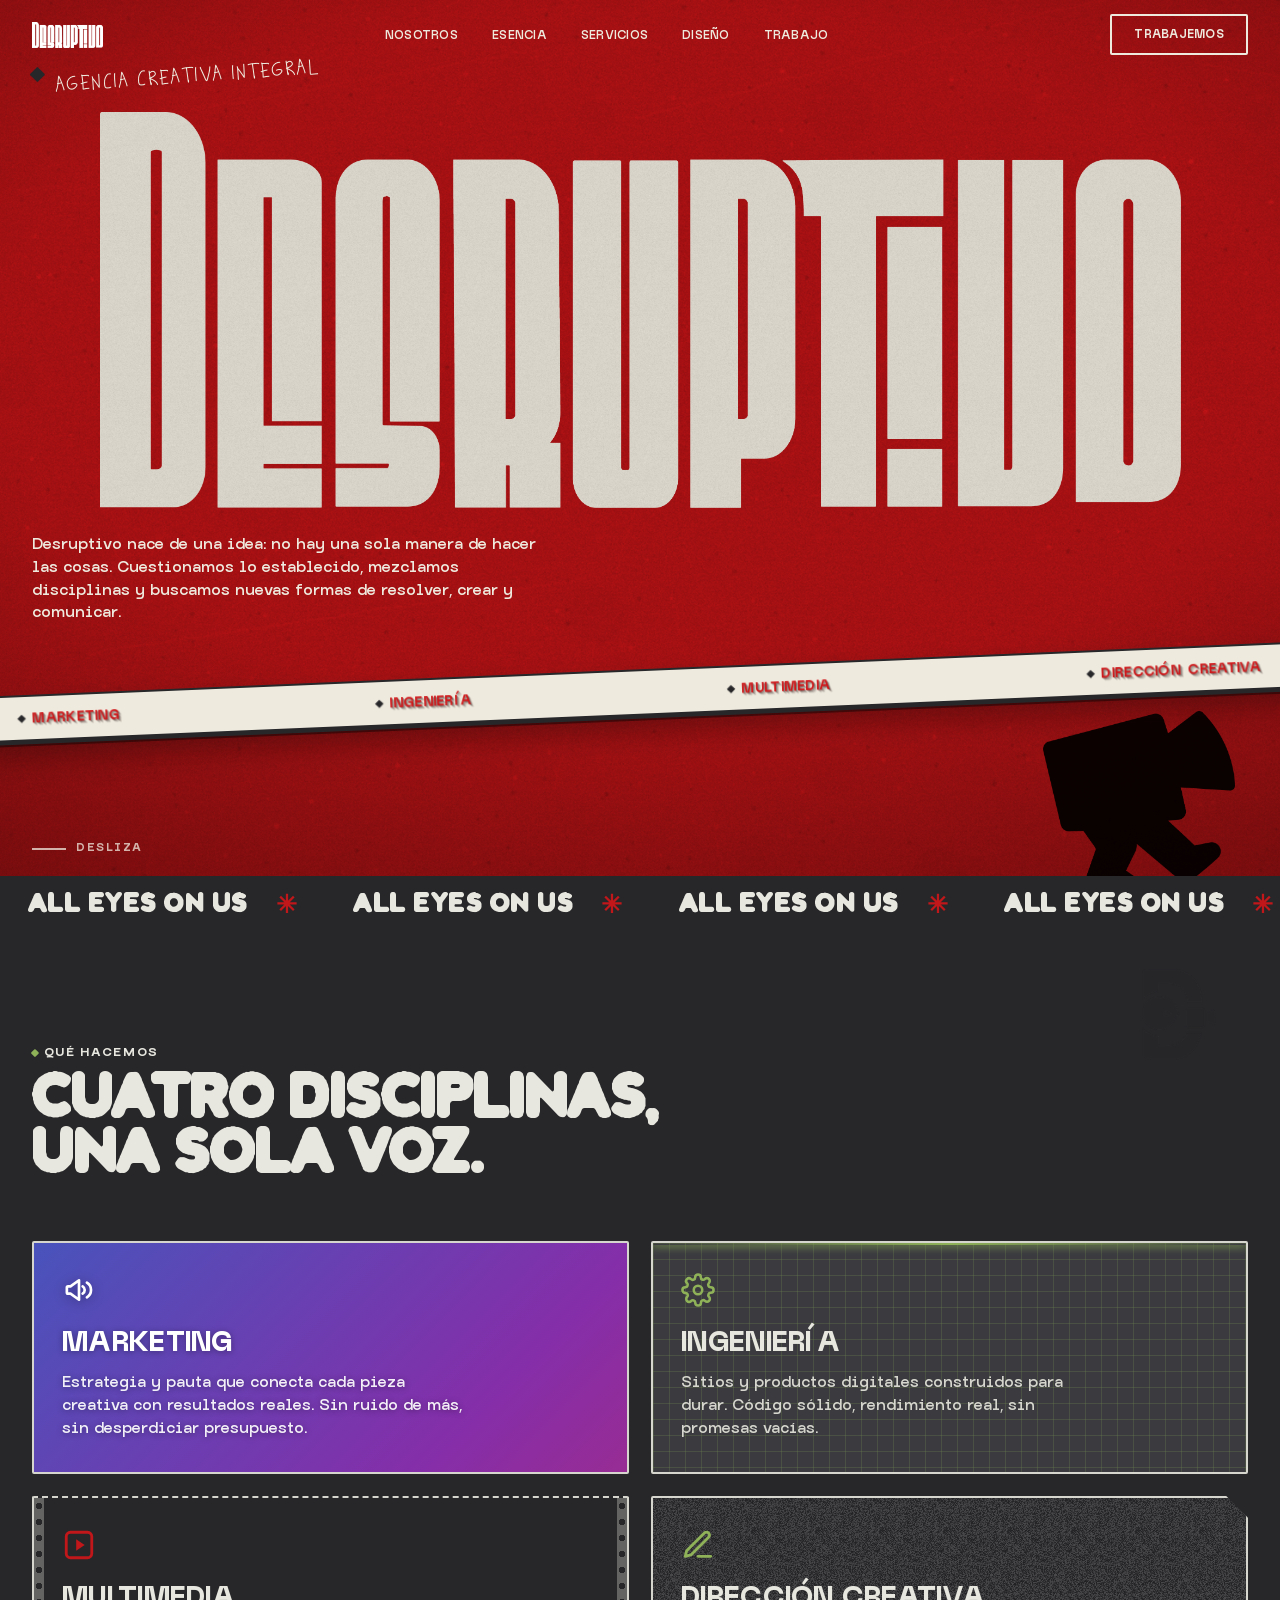
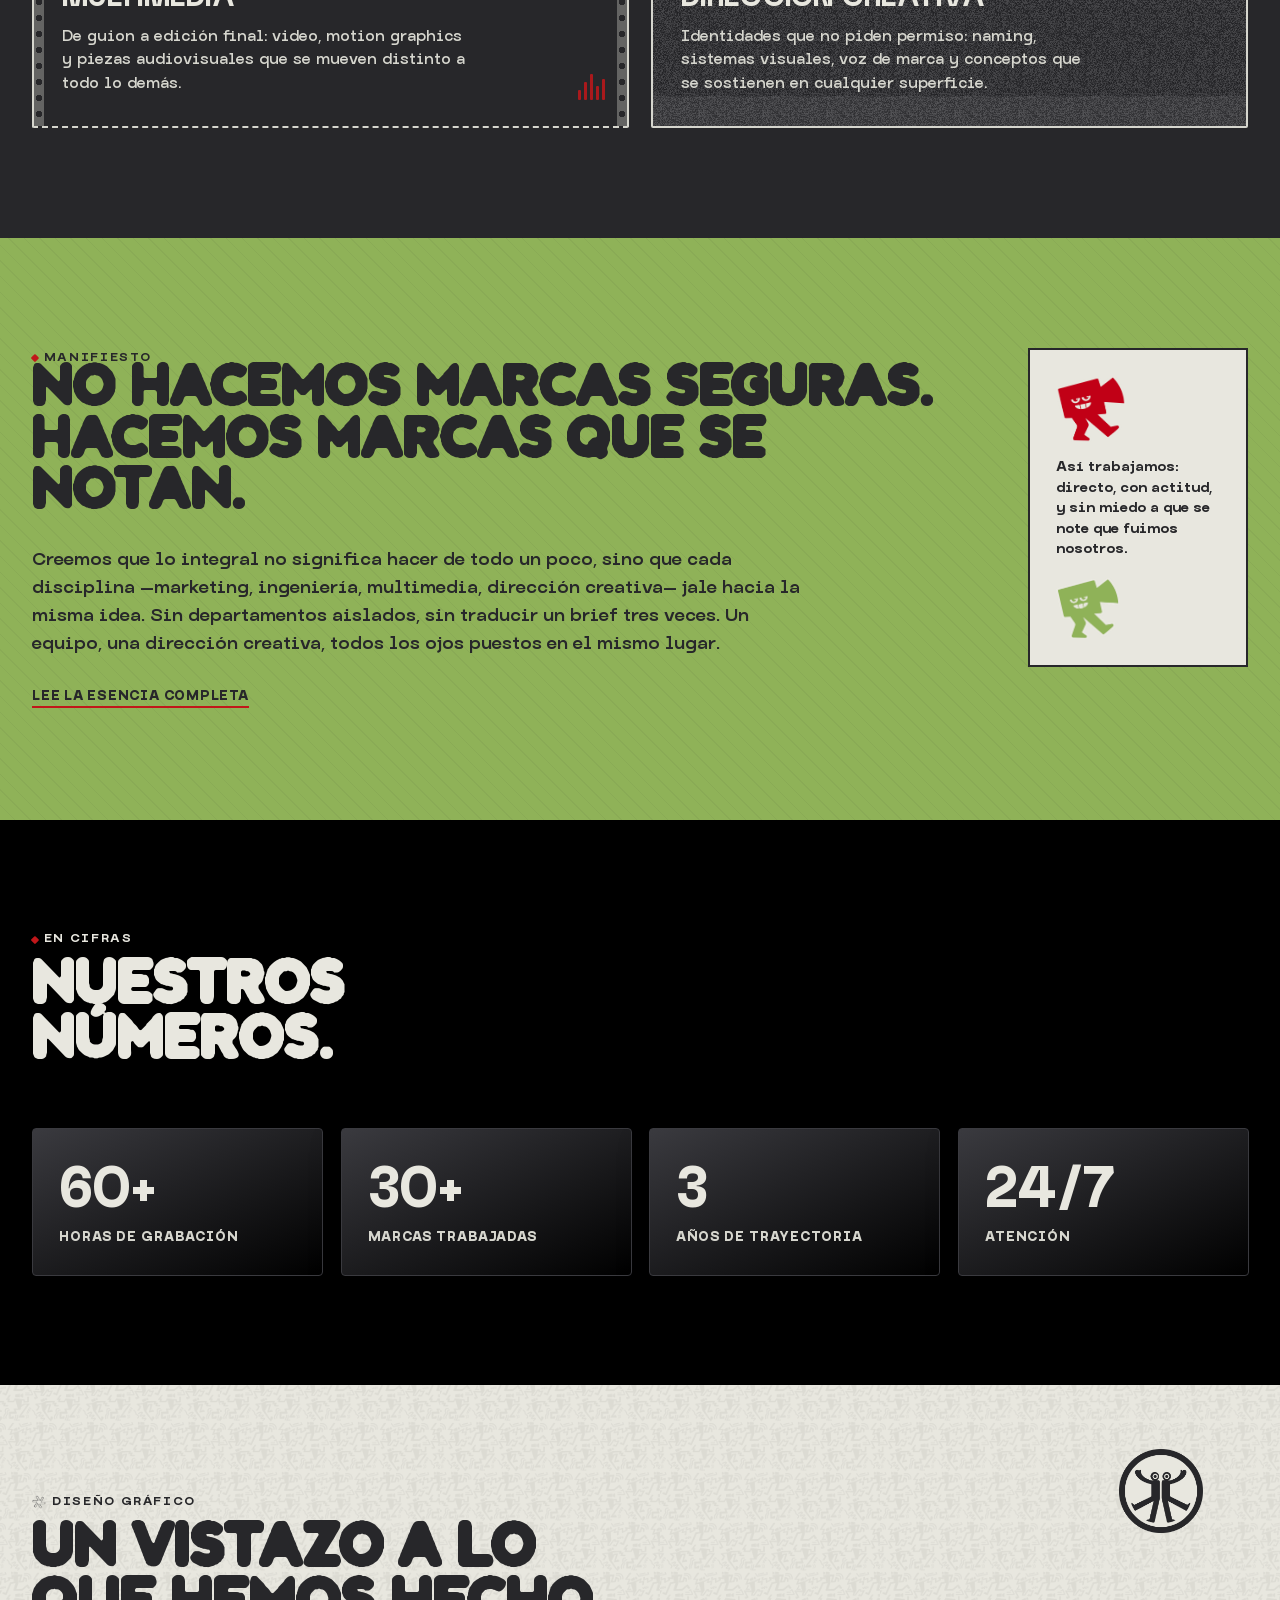
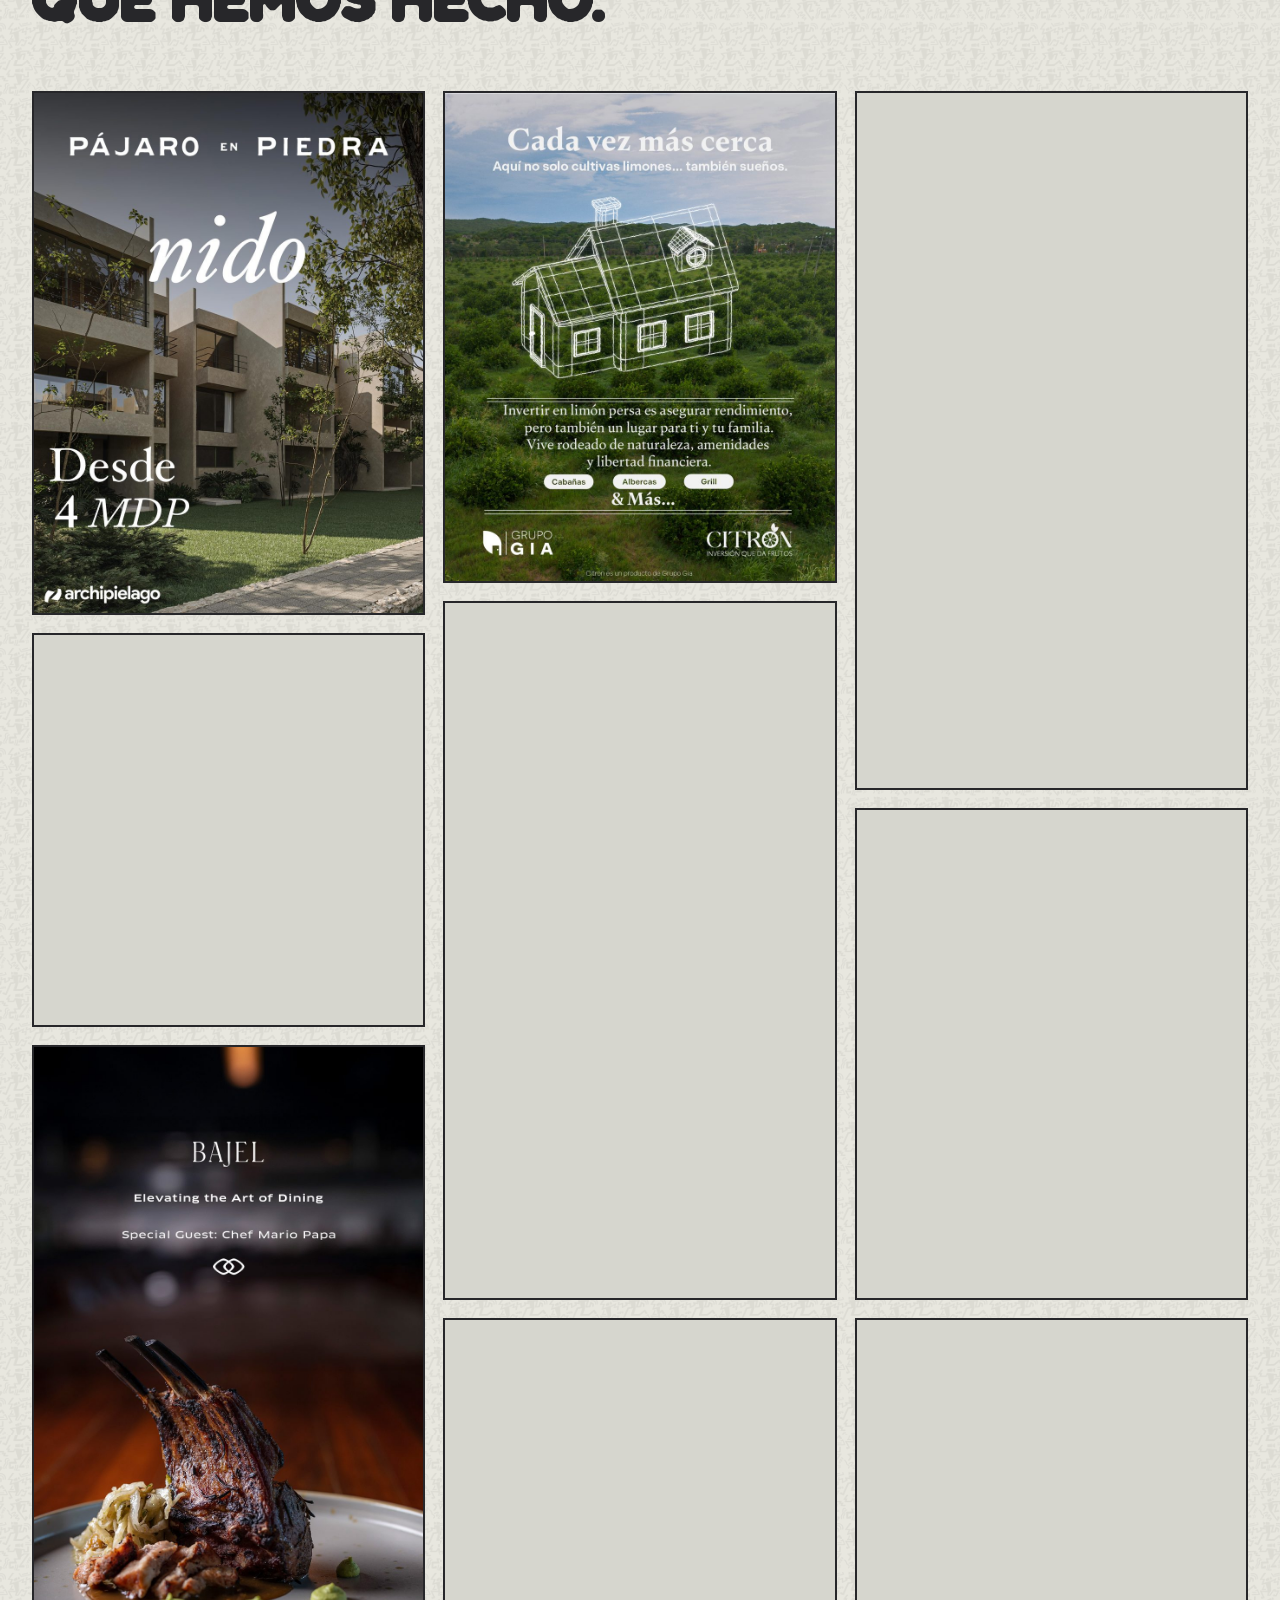
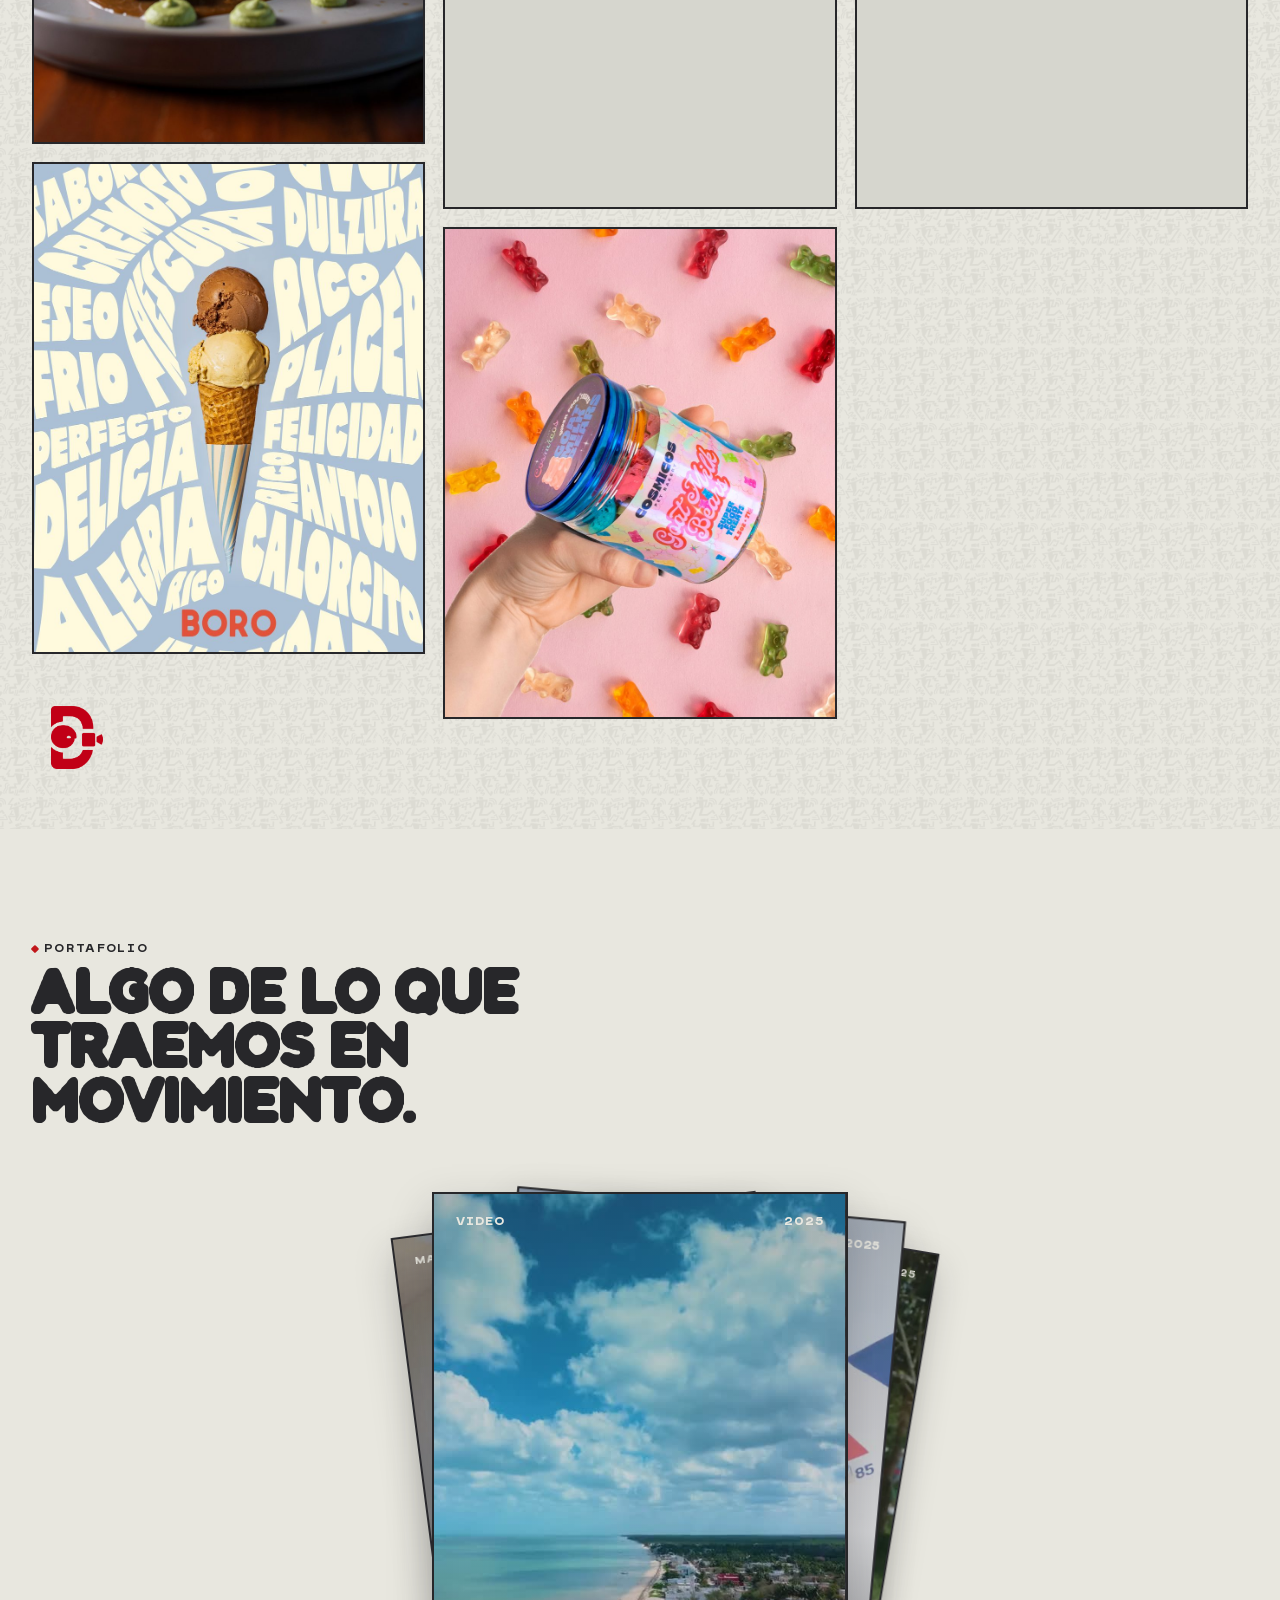
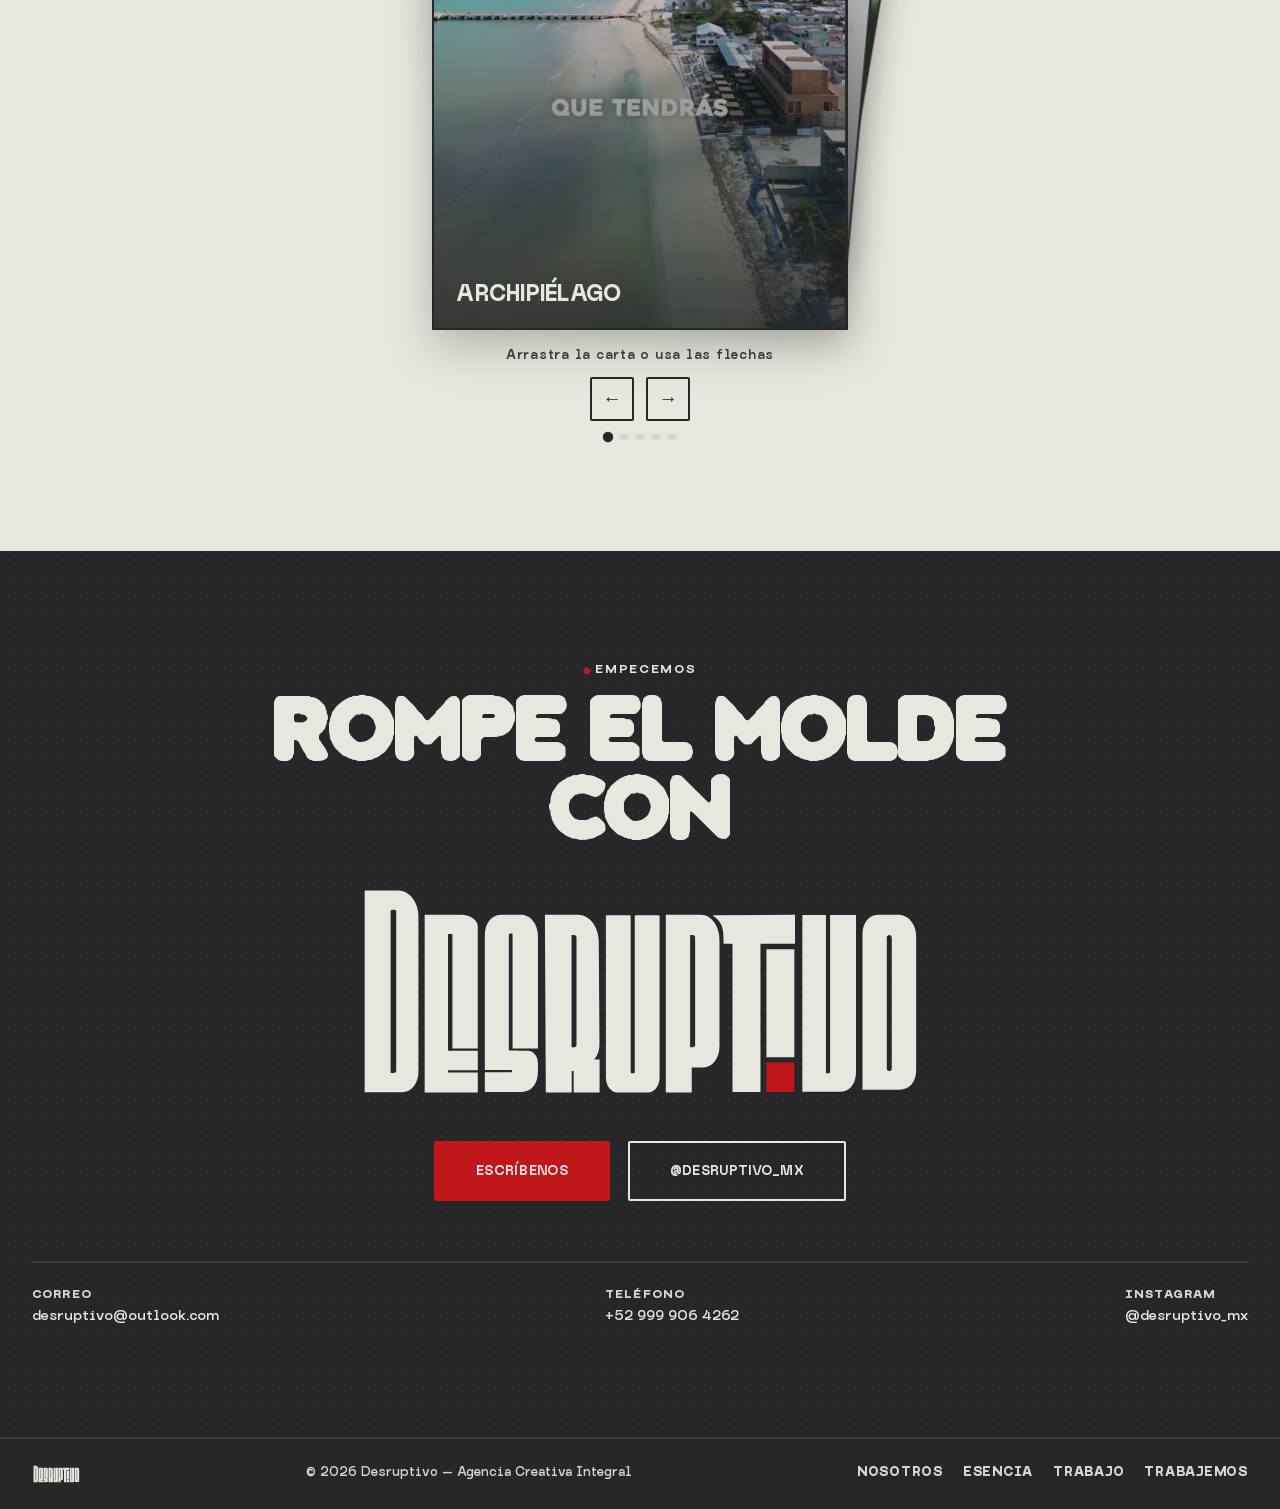
<file: index.html>
<!DOCTYPE html>
<html lang="es">
<head>
<meta charset="UTF-8">
<meta name="viewport" content="width=device-width, initial-scale=1.0">
<meta name="color-scheme" content="light only">
<meta name="theme-color" content="#cf1417">
<title>DESRUPTIVO — Agencia Creativa Integral</title>
<meta name="description" content="Agencia creativa integral en Mérida, Yucatán. Cuestionamos lo establecido y mezclamos disciplinas: branding, marketing, desarrollo web y video en un solo equipo.">
<link rel="canonical" href="https://desruptivomx-sketch.github.io/desruptivo-web/">

<!-- Favicon -->
<link rel="icon" href="favicon.ico" sizes="any">
<link rel="icon" type="image/png" sizes="32x32" href="img/favicon-32.png">
<link rel="apple-touch-icon" sizes="180x180" href="img/favicon-180.png">
<link rel="manifest" href="site.webmanifest">

<!-- Open Graph / vista previa al compartir el enlace -->
<meta property="og:type" content="website">
<meta property="og:site_name" content="Desruptivo">
<meta property="og:locale" content="es_MX">
<meta property="og:url" content="https://desruptivomx-sketch.github.io/desruptivo-web/">
<meta property="og:title" content="DESRUPTIVO — Agencia Creativa Integral">
<meta property="og:description" content="No hay una sola manera de hacer las cosas. Cuestionamos lo establecido, mezclamos disciplinas y buscamos nuevas formas de resolver, crear y comunicar.">
<meta property="og:image" content="https://desruptivomx-sketch.github.io/desruptivo-web/img/og-desruptivo.jpg">
<meta property="og:image:width" content="1200">
<meta property="og:image:height" content="630">
<meta property="og:image:alt" content="Logotipo de Desruptivo en crema sobre fondo rojo">
<meta name="twitter:card" content="summary_large_image">
<meta name="twitter:title" content="DESRUPTIVO — Agencia Creativa Integral">
<meta name="twitter:description" content="No hay una sola manera de hacer las cosas. Cuestionamos lo establecido y mezclamos disciplinas.">
<meta name="twitter:image" content="https://desruptivomx-sketch.github.io/desruptivo-web/img/og-desruptivo.jpg">

<!-- Tipografías críticas del hero y la navegación -->
<link rel="preload" href="fonts/SquidBoy-Bold.woff2" as="font" type="font/woff2" crossorigin>
<link rel="preload" href="fonts/Monoglyphic-VF.woff2" as="font" type="font/woff2" crossorigin>
<link rel="preload" href="fonts/CasualHuman-Bold.woff2" as="font" type="font/woff2" crossorigin>
<link rel="preload" href="img/logo-desruptivo.png" as="image">

<script type="application/ld+json">
{
  "@context": "https://schema.org",
  "@type": "ProfessionalService",
  "name": "Desruptivo",
  "alternateName": "Desruptivo Agencia Creativa Integral",
  "description": "Agencia creativa integral: branding, marketing, ingeniería digital y multimedia en un solo equipo, desde Mérida, Yucatán.",
  "url": "https://desruptivomx-sketch.github.io/desruptivo-web/",
  "logo": "https://desruptivomx-sketch.github.io/desruptivo-web/img/logo-desruptivo.png",
  "image": "https://desruptivomx-sketch.github.io/desruptivo-web/img/og-desruptivo.jpg",
  "telephone": "+52-999-906-4262",
  "email": "desruptivo@outlook.com",
  "priceRange": "$$",
  "address": {
    "@type": "PostalAddress",
    "addressLocality": "Mérida",
    "addressRegion": "Yucatán",
    "addressCountry": "MX"
  },
  "sameAs": ["https://instagram.com/desruptivo_mx"],
  "areaServed": { "@type": "Country", "name": "México" },
  "hasOfferCatalog": {
    "@type": "OfferCatalog",
    "name": "Servicios",
    "itemListElement": [
      { "@type": "Offer", "itemOffered": { "@type": "Service", "name": "Marketing y pauta digital" } },
      { "@type": "Offer", "itemOffered": { "@type": "Service", "name": "Ingeniería y desarrollo web" } },
      { "@type": "Offer", "itemOffered": { "@type": "Service", "name": "Producción multimedia y video" } },
      { "@type": "Offer", "itemOffered": { "@type": "Service", "name": "Dirección creativa y branding" } }
    ]
  }
}
</script>
<style>
  @font-face{font-family:'Squid Boy';src:url('fonts/SquidBoy.woff2') format('woff2');font-weight:400;font-display:swap;}
  @font-face{font-family:'Squid Boy';src:url('fonts/SquidBoy-Bold.woff2') format('woff2');font-weight:700;font-display:swap;}
  @font-face{font-family:'New Black';src:url('fonts/NewBlack-Regular.woff2') format('woff2');font-weight:400;font-display:swap;}
  @font-face{font-family:'New Black';src:url('fonts/NewBlack-Medium.woff2') format('woff2');font-weight:500;font-display:swap;}
  @font-face{font-family:'New Black';src:url('fonts/NewBlack-SemiBold.woff2') format('woff2');font-weight:600;font-display:swap;}
  @font-face{font-family:'New Black';src:url('fonts/NewBlack-Bold.woff2') format('woff2');font-weight:700;font-display:swap;}
  @font-face{font-family:'New Black';src:url('fonts/NewBlack-ExtraBold.woff2') format('woff2');font-weight:800;font-display:swap;}
  @font-face{font-family:'Monoglyphic';src:url('fonts/Monoglyphic-VF.woff2') format('woff2');font-weight:100 900;font-display:swap;}
  @font-face{font-family:'Casual Human';src:url('fonts/CasualHuman.woff2') format('woff2');font-weight:400;font-display:swap;}
  @font-face{font-family:'Casual Human';src:url('fonts/CasualHuman-Bold.woff2') format('woff2');font-weight:700;font-display:swap;}
  :root{
    --f-display:'Squid Boy','New Black',sans-serif;
    --f-wide:'New Black','Squid Boy',sans-serif;
    --f-mono:'Monoglyphic',ui-monospace,monospace;
    color-scheme:light;
    --carbon:#27272a;
    --cream:#e8e7df;
    --red:#c1171a;
    --grey:#d6d6ce;
    --green:#8fb258;
    --carbon-soft:#3a3a3f;
    --red-ink:#cf1417;
    --paper:#efeade;
  }
  *{margin:0;padding:0;box-sizing:border-box;}
  html{scroll-behavior:smooth;overflow-x:clip;}
  body{
    overflow-x:clip;
    background:var(--cream);
    color:var(--carbon);
    font-family:var(--f-mono);
    font-weight:450;
    overflow-x:hidden;
    -webkit-font-smoothing:antialiased;
  }
  ::selection{background:var(--red);color:var(--cream);}

  h1,h2,.display{
    font-family:var(--f-display);
    font-weight:700;
    text-transform:uppercase;
    letter-spacing:0;
    line-height:0.95;
  }
  h3{
    font-family:var(--f-wide);
    font-weight:800;
    text-transform:uppercase;
    letter-spacing:.01em;
    word-spacing:-.18em;
    line-height:1;
  }
  nav.links a,.nav-cta,.btn-primary,.btn-ghost,.stat-number{word-spacing:-.15em;}

  a{color:inherit;text-decoration:none;}
  img{display:block;max-width:100%;}

  /* Texto que leen buscadores y lectores de pantalla, invisible en pantalla */
  .sr-only{
    position:absolute;width:1px;height:1px;
    padding:0;margin:-1px;overflow:hidden;
    clip:rect(0,0,0,0);white-space:nowrap;border:0;
  }

  .eyebrow{
    font-family:var(--f-mono);
    font-weight:600;
    font-size:.74rem;
    letter-spacing:.14em;
    text-transform:uppercase;
    display:inline-flex;
    align-items:center;
    gap:.5em;
  }
  .eyebrow-hero{
    font-family:'Casual Human', var(--f-mono);
    font-weight:700;
    font-size:1.35rem;
    letter-spacing:.02em;
  }
  .eyebrow-hero .eyebrow-text{transform:rotate(-4deg);}
  .eyebrow::before{
    content:"";
    width:.5em;height:.5em;
    background:var(--red);
    display:inline-block;
    border-radius:1px;
    transform:rotate(45deg);
  }

  /* ---------- GLITCH EN SUBTÍTULOS (eyebrow) ---------- */
  .eyebrow-text{position:relative;display:inline-block;}
  .eyebrow-text::before,
  .eyebrow-text::after{
    content:attr(data-text);
    position:absolute;
    top:0;left:0;
    width:100%;
    opacity:0;
    pointer-events:none;
  }
  .eyebrow-text::before{
    color:var(--red);
    animation:eyebrowGlitch 6.4s infinite;
  }
  .eyebrow-text::after{
    color:var(--green);
    animation:eyebrowGlitch 6.4s infinite;
    animation-delay:.09s;
  }
  @keyframes eyebrowGlitch{
    0%,39%,45%,100%{opacity:0;transform:translate(0,0);clip-path:inset(0 0 0 0);}
    40%{opacity:.85;transform:translate(3px,-2px);clip-path:inset(10% 0 65% 0);}
    41%{opacity:0;}
    42%{opacity:.85;transform:translate(-3px,1px);clip-path:inset(55% 0 15% 0);}
    43%{opacity:0;}
    44%{opacity:.7;transform:translate(2px,2px);clip-path:inset(30% 0 40% 0);}
  }

  .wrap{max-width:1280px;margin:0 auto;padding:0 32px;}

  :focus-visible{outline:3px solid var(--red);outline-offset:3px;}
  @media (hover:none) and (pointer:coarse){
    :focus-visible{outline:none;}
  }

  /* ---------- NAV ---------- */
  header{
    position:fixed;top:0;left:0;right:0;z-index:100;
    background:transparent;
    border-bottom:2px solid transparent;
    transition:background .3s ease, border-color .3s ease, backdrop-filter .3s ease;
  }
  header.is-solid{
    background:rgba(232,231,223,.9);
    backdrop-filter:blur(10px);
    border-bottom-color:var(--carbon);
  }
  /* Sobre el rojo: logotipo y enlaces en crema */
  header:not(.is-solid) .nav-logo img{filter:brightness(0) invert(1);}
  header:not(.is-solid) nav.links a{color:var(--paper);}
  header:not(.is-solid) nav.links a::after{background:var(--paper);}
  header:not(.is-solid) .burger span{background:var(--paper);}
  header:not(.is-solid) .nav-cta{
    background:transparent;color:var(--paper);border-color:var(--paper);
  }
  header:not(.is-solid) .nav-cta:hover{background:var(--paper);color:var(--red-ink);border-color:var(--paper);}
  .nav-inner{
    max-width:1280px;margin:0 auto;padding:14px 32px;
    display:flex;align-items:center;justify-content:space-between;
  }
  .nav-logo img{height:26px;width:auto;display:block;}
  .nav-logo svg{height:26px;width:auto;display:block;}
  nav.links{display:flex;gap:34px;}
  nav.links a{
    font-family:var(--f-wide);
    font-weight:600;font-size:.8rem;letter-spacing:.02em;
    text-transform:uppercase;position:relative;padding:4px 0;
  }
  nav.links a::after{
    content:"";position:absolute;left:0;bottom:0;height:2px;width:0;
    background:var(--red);transition:width .25s ease;
  }
  nav.links a:hover::after{width:100%;}
  .nav-cta{
    background:var(--carbon);color:var(--cream);
    padding:10px 22px;font-weight:700;font-size:.78rem;
    font-family:var(--f-wide);
    text-transform:uppercase;letter-spacing:.02em;
    border:2px solid var(--carbon);border-radius:2px;
    transition:transform .2s ease, background .2s ease;
  }
  .nav-cta:hover{background:var(--red);border-color:var(--red);transform:translate(-2px,-2px);}
  .burger{display:none;background:none;border:none;cursor:pointer;padding:6px;}
  .burger span{display:block;width:24px;height:3px;background:var(--carbon);margin:5px 0;}

  /* ---------- HERO: SERIGRAFÍA ROJA ---------- */
  .hero{
    position:relative;
    min-height:100svh;
    display:flex;flex-direction:column;
    padding:64px 0 0;
    overflow:hidden;
    background:var(--red-ink);
    isolation:isolate;
  }
  /* Capa de impresión: grano de papel, rayones y viñeta */
  .hero-print{
    position:absolute;inset:0;z-index:1;pointer-events:none;
    background:
      url('img/textura-rayones.png') center/cover no-repeat,
      url('img/textura-grano.png') 0 0/220px 220px repeat;
    background-blend-mode:overlay, overlay;
    opacity:.42;
    mix-blend-mode:multiply;
  }
  .hero::after{
    content:"";position:absolute;inset:0;z-index:1;pointer-events:none;
    background:radial-gradient(120% 90% at 50% 38%, transparent 42%, rgba(20,4,4,.55) 100%);
  }
  .hero-inner{
    position:relative;z-index:3;width:100%;
    flex:1;
    display:flex;flex-direction:column;justify-content:center;
    gap:clamp(14px,2.4vh,26px);
    padding:0 0 clamp(70px,14vh,150px);
  }
  .hero-tag{padding:0 22px;}
  .hero-tag .eyebrow{color:var(--paper);}
  .hero-tag .eyebrow::before{background:var(--carbon);}

  /* Logotipo completo, en crema, con grano dentro de las letras */
  .hero-word{
    position:relative;display:block;
    padding:0 22px;
  }
  .hero-word-ink{
    display:block;width:100%;position:relative;
    aspect-ratio:3591/1316;
    background:var(--paper);
    -webkit-mask:url('img/logo-desruptivo.png') center/contain no-repeat;
    mask:url('img/logo-desruptivo.png') center/contain no-repeat;
  }
  .hero-word-ink::after{
    content:"";position:absolute;inset:0;
    background:url('img/textura-grano.png') 0 0/170px 170px repeat;
    mix-blend-mode:multiply;
    opacity:.2;
  }
  .hero-sub{padding:0 22px;}
  .hero-sub p{
    font-size:.95rem;max-width:44ch;font-weight:450;line-height:1.5;
    color:var(--paper);
  }

  /* Tira de disciplinas: cinta diagonal con volumen */
  .hero-disc{
    list-style:none;
    width:104%;margin:clamp(8px,1.8vh,22px) 0 0 -2%;
    transform:rotate(-2.4deg) rotateX(9deg);
    transform-origin:50% 50%;
    background:var(--paper);
    border-top:2px solid var(--carbon);
    padding:11px clamp(24px,3.4vw,46px);
    display:flex;align-items:center;justify-content:space-between;
    gap:clamp(6px,2vw,28px);
    /* grosor del papel + sombra proyectada */
    box-shadow:
      0 5px 0 0 var(--carbon),
      0 7px 0 0 rgba(24,4,4,.55),
      0 18px 30px rgba(24,4,4,.4);
    overflow:hidden;
  }
  .hero-disc li{
    font-family:var(--f-wide);
    font-size:clamp(.62rem,2.2vw,.92rem);
    font-weight:700;
    letter-spacing:.02em;word-spacing:-.14em;
    text-transform:uppercase;
    color:var(--red-ink);
    white-space:nowrap;
    display:flex;align-items:center;gap:.5em;
    /* extrusión de las letras */
    text-shadow:
      1px 1px 0 rgba(24,4,4,.35),
      2px 2px 0 rgba(24,4,4,.22),
      3px 3px 0 rgba(24,4,4,.12);
    /* estado inicial: volteada hacia atrás */
    transform:perspective(520px) rotateX(-88deg);
    transform-origin:50% 100%;
    opacity:0;
    transition:transform .62s cubic-bezier(.18,.85,.24,1.02), opacity .3s ease;
  }
  .hero-disc li::before{
    content:"";
    width:6px;height:6px;background:var(--carbon);
    transform:rotate(45deg);flex:none;
  }
  .hero-disc.in li{transform:perspective(520px) rotateX(0deg);opacity:1;}
  .hero-disc.in li:nth-child(1){transition-delay:.06s;}
  .hero-disc.in li:nth-child(2){transition-delay:.2s;}
  .hero-disc.in li:nth-child(3){transition-delay:.34s;}
  .hero-disc.in li:nth-child(4){transition-delay:.48s;}
  .disc-short{display:none;}
  @media (max-width:620px){
    .hero-disc{padding:10px 20px;gap:4px;justify-content:space-between;}
    .hero-disc li{font-size:.66rem;letter-spacing:0;gap:.35em;
      text-shadow:1px 1px 0 rgba(24,4,4,.3), 2px 2px 0 rgba(24,4,4,.16);}
    .hero-disc li::before{width:5px;height:5px;}
    .disc-short{display:inline;}
    .disc-long{display:none;}
  }
  @media (prefers-reduced-motion:reduce){
    .hero-disc li{transform:none;opacity:1;transition:none;}
  }

  /* La mascota como silueta impresa */
  .hero-mascot{
    position:absolute;
    right:6%;
    bottom:54px;
    width:min(300px, 21vw);
    z-index:2;
    cursor:pointer;
    filter:brightness(0) saturate(0);
    opacity:.92;
    animation:mascotBob 3.6s ease-in-out infinite;
  }
  @keyframes mascotBob{
    0%,100%{transform:translateY(0) rotate(-2deg);}
    50%{transform:translateY(-12px) rotate(2deg);}
  }

  .marquee{
    position:relative;z-index:2;
    margin-top:clamp(20px,4vh,48px);
    background:var(--carbon);
    overflow:hidden;
    padding:14px 0;
  }
  .marquee-track{
    display:flex;width:max-content;
    animation:scrollLeft 22s linear infinite;
  }
  .marquee-track span{
    font-family:var(--f-display);
    font-weight:700;text-transform:uppercase;
    font-size:1.55rem;letter-spacing:.02em;color:var(--cream);
    padding:0 28px;white-space:nowrap;
    display:flex;align-items:center;gap:28px;
  }
  .marquee-track span::after{content:"✳\FE0E";color:var(--red);font-family:sans-serif;}
  @keyframes scrollLeft{
    from{transform:translateX(0);}
    to{transform:translateX(-50%);}
  }

  .scroll-cue{
    position:absolute;left:20px;bottom:calc(54px + 16px);z-index:4;
    display:flex;align-items:center;gap:10px;
    font-family:var(--f-mono);
    font-size:.68rem;font-weight:600;letter-spacing:.14em;text-transform:uppercase;
    color:var(--paper);opacity:.75;
  }
  .scroll-cue .line{animation:cueSlide 2.4s ease-in-out infinite;}
  @keyframes cueSlide{0%,100%{transform:scaleX(1);opacity:1;}50%{transform:scaleX(.4);opacity:.5;}}
  @media (prefers-reduced-motion:reduce){.scroll-cue .line{animation:none;}}
  @media (min-width:901px){.scroll-cue{left:32px;bottom:calc(58px + 20px);}}
  .scroll-cue .line{width:34px;height:2px;background:var(--paper);}

  /* ---------- SECTION GENERIC ---------- */
  section{position:relative;padding:110px 0;}
  .section-head{max-width:680px;margin-bottom:56px;}
  .section-head .eyebrow{margin-bottom:16px;}
  .section-head h2{font-size:clamp(2.2rem,5vw,3.6rem);}

  /* ---------- SERVICIOS ---------- */
  .services{background:var(--carbon);color:var(--cream);}
  .services .eyebrow::before{background:var(--green);}
  .ticket-grid{
    display:grid;
    grid-template-columns:repeat(2,1fr);
    gap:22px;
  }
  .ticket{
    border:2px solid var(--grey);
    border-radius:2px;
    padding:30px 28px;
    position:relative;
    transition:transform .25s ease, border-color .25s ease, background .25s ease;
  }
  .ticket::before{
    content:attr(data-mark);
    position:absolute;top:16px;right:20px;
    font-size:.68rem;font-weight:700;letter-spacing:.1em;
    color:var(--grey);
  }
  .ticket:hover{
    transform:translate(-4px,-4px);
    border-color:var(--red);
    background:var(--carbon-soft);
  }
  .ticket h3{
    font-size:1.9rem;margin-bottom:14px;color:var(--cream);position:relative;z-index:2;
  }
  .ticket p{font-size:.94rem;line-height:1.55;color:var(--grey);max-width:34ch;position:relative;z-index:2;}
  .ticket-icon{
    display:block;
    width:34px;height:34px;
    margin-bottom:20px;
    color:var(--red);
    position:relative;z-index:2;
    transition:transform .4s cubic-bezier(.34,1.56,.64,1), color .3s ease;
  }
  .ticket{isolation:isolate;}

  /* ======================================================
     MARKETING: degradado tipo redes sociales + iconos flotantes
  ====================================================== */
  .ticket--marketing{position:relative;overflow:hidden;}
  .ticket--marketing::before{
    content:"";position:absolute;inset:0;z-index:0;
    background:linear-gradient(135deg,#4f5bd5,#962fbf,#d62976,#fa7e1e,#feda75);
    background-size:300% 300%;
    opacity:.85;
    animation:socialGradient 6s ease infinite;
  }
  @keyframes socialGradient{
    0%{background-position:0% 50%;}
    50%{background-position:100% 50%;}
    100%{background-position:0% 50%;}
  }
  .ticket--marketing .ticket-icon{color:#fff;filter:drop-shadow(0 2px 6px rgba(0,0,0,.35));}
  .ticket--marketing h3, .ticket--marketing p{color:#fff;text-shadow:0 1px 6px rgba(0,0,0,.35);}
  .ticket--marketing p{color:rgba(255,255,255,.92);}
  .social-float{
    position:absolute;z-index:1;color:#fff;opacity:0;
    filter:drop-shadow(0 2px 4px rgba(0,0,0,.3));
    animation:socialFloat 5s ease-in infinite;
  }
  .social-float svg{width:100%;height:100%;display:block;}
  .social-float.sf1{left:14%;bottom:-10%;width:22px;height:22px;animation-delay:0s;}
  .social-float.sf2{left:38%;bottom:-10%;width:18px;height:18px;animation-delay:1.1s;}
  .social-float.sf3{left:62%;bottom:-10%;width:24px;height:24px;animation-delay:2.2s;}
  .social-float.sf4{left:82%;bottom:-10%;width:18px;height:18px;animation-delay:3.3s;}
  @keyframes socialFloat{
    0%{opacity:0;transform:translateY(0) rotate(0deg);}
    12%{opacity:.9;}
    80%{opacity:.7;}
    100%{opacity:0;transform:translateY(-160px) rotate(18deg);}
  }
  .ticket--marketing:hover .ticket-icon{transform:rotate(-8deg) scale(1.15);}
  .ticket--marketing:hover{border-color:#fff;}

  /* ======================================================
     INGENIERIA: grid de plano técnico + pulso de circuito
  ====================================================== */
  .ticket--ingenieria{position:relative;overflow:hidden;background:
    linear-gradient(var(--carbon-soft) 0 0);
  }
  .ticket--ingenieria::before{
    content:"";position:absolute;inset:0;z-index:0;
    background-image:
      linear-gradient(rgba(143,178,88,.18) 1px, transparent 1px),
      linear-gradient(90deg, rgba(143,178,88,.18) 1px, transparent 1px);
    background-size:16px 16px;
    animation:blueprintDrift 8s linear infinite;
  }
  @keyframes blueprintDrift{
    0%{background-position:0 0, 0 0;}
    100%{background-position:32px 16px, 16px 32px;}
  }
  .ticket--ingenieria::after{
    content:"";position:absolute;left:0;right:0;height:2px;z-index:1;
    background:linear-gradient(90deg, transparent, var(--green), transparent);
    top:0;
    animation:circuitScan 3.4s linear infinite;
    box-shadow:0 0 8px 1px var(--green);
  }
  @keyframes circuitScan{
    0%{top:0;opacity:0;}
    5%{opacity:1;}
    95%{opacity:1;}
    100%{top:100%;opacity:0;}
  }
  .ticket--ingenieria .ticket-icon{color:var(--green);animation:gearSpin 6s linear infinite;}
  @keyframes gearSpin{
    from{transform:rotate(0deg);}
    to{transform:rotate(360deg);}
  }
  .ticket--ingenieria:hover .ticket-icon{animation-duration:1.2s;}
  .ticket--ingenieria:hover{border-color:var(--green);}

  /* ======================================================
     MULTIMEDIA: cinta de película + ecualizador en vivo
  ====================================================== */
  .ticket--multimedia{
    position:relative;overflow:hidden;
    border-top-width:2px;border-bottom-width:2px;
    border-top-style:dashed;border-bottom-style:dashed;
  }
  .ticket--multimedia::before{
    content:"";position:absolute;top:0;bottom:0;left:0;width:10px;z-index:0;
    background-image:radial-gradient(circle, var(--carbon) 3px, transparent 3.5px);
    background-size:10px 16px;
    background-color:var(--grey);
    opacity:.35;
    animation:filmScroll 1.2s linear infinite;
  }
  .ticket--multimedia::after{
    content:"";position:absolute;top:0;bottom:0;right:0;width:10px;z-index:0;
    background-image:radial-gradient(circle, var(--carbon) 3px, transparent 3.5px);
    background-size:10px 16px;
    background-color:var(--grey);
    opacity:.35;
    animation:filmScroll 1.2s linear infinite;
  }
  @keyframes filmScroll{
    from{background-position-y:0;}
    to{background-position-y:16px;}
  }
  .eq-bars{position:absolute;right:22px;bottom:26px;display:flex;align-items:flex-end;gap:3px;height:26px;z-index:1;opacity:.85;}
  .eq-bars span{display:block;width:3px;background:var(--red);border-radius:1px;animation:eqBounce 1s ease-in-out infinite;}
  .eq-bars span:nth-child(1){animation-delay:0s;height:40%;}
  .eq-bars span:nth-child(2){animation-delay:.15s;height:70%;}
  .eq-bars span:nth-child(3){animation-delay:.3s;height:100%;}
  .eq-bars span:nth-child(4){animation-delay:.45s;height:55%;}
  .eq-bars span:nth-child(5){animation-delay:.6s;height:80%;}
  @keyframes eqBounce{
    0%,100%{transform:scaleY(.4);}
    50%{transform:scaleY(1);}
  }
  .ticket--multimedia .ticket-icon{position:relative;z-index:2;}
  .ticket--multimedia:hover .ticket-icon{transform:scale(1.18);color:var(--red);}
  .ticket--multimedia:hover{border-color:var(--red);}

  /* ======================================================
     DIRECCION CREATIVA: ruido de TV en blanco y negro
  ====================================================== */
  .ticket--creativa{
    position:relative;overflow:hidden;
    clip-path:polygon(0 0, calc(100% - 22px) 0, 100% 22px, 100% 100%, 0 100%);
  }
  .ticket--creativa::before{
    content:"";position:absolute;inset:0;z-index:0;
    background-image:url("img/textura-tv-ruido.png");
    background-size:64px 256px;
    image-rendering:pixelated;
    opacity:.16;
    mix-blend-mode:screen;
    animation:tvNoise .35s steps(6) infinite;
  }
  @keyframes tvNoise{
    0%{background-position:0 0;}
    100%{background-position:0 -256px;}
  }
  .ticket--creativa::after{
    content:"";position:absolute;left:0;right:0;height:14%;z-index:1;
    background:rgba(255,255,255,.06);
    animation:filmRoll 2.6s linear infinite;
    pointer-events:none;
  }
  @keyframes filmRoll{
    0%{top:-14%;}
    100%{top:100%;}
  }
  .ticket--creativa .ticket-icon{color:var(--green);}
  .ticket--creativa:hover{border-color:var(--green);}
  .ticket--creativa:hover .ticket-icon{transform:rotate(-12deg) translateY(-2px);color:var(--green);}
  .ticket--creativa:hover::before{opacity:.28;animation-duration:.15s;}

  /* ---------- MANIFIESTO ---------- */
  .manifesto{
    background:
      repeating-linear-gradient(45deg, transparent 0 10px, rgba(39,39,42,.05) 10px 11px),
      var(--green);
    color:var(--carbon);
  }
  .manifesto .wrap{display:flex;gap:60px;align-items:flex-start;flex-wrap:wrap;}
  .manifesto-text{flex:1 1 560px;}
  .manifesto-text h2{
    font-size:clamp(2rem,4.6vw,3.4rem);
    margin-bottom:26px;
  }
  .manifesto-text p{
    font-size:1.1rem;line-height:1.6;font-weight:500;max-width:56ch;
  }
  .manifesto-side{
    flex:0 0 220px;
    border:2px solid var(--carbon);
    padding:26px;
    background:var(--cream);
  }
  .manifesto-side .icon{width:70px;margin-bottom:16px;}
  .manifesto-side p{font-size:.85rem;line-height:1.5;font-weight:600;}

  /* ---------- NUESTROS NUMEROS ---------- */
  .stats{background:#000;color:var(--cream);}
  .stats .eyebrow{color:var(--cream);}
  .stats-grid{
    display:grid;
    grid-template-columns:repeat(4,1fr);
    gap:18px;
    perspective:1400px;
  }
  .stat-item{
    padding:0;
    border-top:none;
  }
  /* La tarjeta real: la que salta en 3D y se inclina con el mouse */
  .stat-card{
    position:relative;
    height:100%;
    padding:30px 26px;
    background:linear-gradient(155deg,var(--carbon-soft) 0%,#000 100%);
    border:1px solid var(--carbon-soft);
    border-radius:4px;
    transform-style:preserve-3d;
    will-change:transform;
    box-shadow:0 0 0 rgba(0,0,0,0);
    transition:transform .12s ease-out, box-shadow .35s ease;
  }
  .stat-card::after{
    content:"";
    position:absolute;inset:0;
    border-radius:4px;
    border:1px solid transparent;
    pointer-events:none;
    transition:border-color .35s ease;
  }
  .stat-card:hover::after{border-color:var(--red);}
  /* Salto 3D al entrar en pantalla */
  .stat-item.reveal{opacity:1;transform:none;transition:none;}
  .stat-item .stat-card{opacity:0;transform:translateY(30px) rotateX(-40deg) scale(.85);}
  .stat-item.in .stat-card{
    animation:statPop .8s cubic-bezier(.22,1.6,.4,1) forwards;
  }
  @keyframes statPop{
    0%{opacity:0;transform:translateY(40px) rotateX(-40deg) scale(.8);box-shadow:0 0 0 rgba(0,0,0,0);}
    60%{opacity:1;transform:translateY(-6px) rotateX(6deg) scale(1.04);box-shadow:0 24px 40px rgba(0,0,0,.5);}
    100%{opacity:1;transform:translateY(0) rotateX(0) scale(1);box-shadow:0 14px 30px rgba(0,0,0,.35);}
  }
  .stat-number{
    display:block;
    font-family:var(--f-wide);
    font-weight:800;letter-spacing:-.01em;
    font-size:clamp(2.4rem,5.5vw,3.8rem);
    line-height:1;
    color:var(--cream);
  }
  /* ---------- GLITCH EN LOS NUMEROS ---------- */
  .stat-number-glitch{position:relative;display:inline-block;}
  .stat-number-glitch::before,
  .stat-number-glitch::after{
    content:attr(data-text);
    position:absolute;top:0;left:0;width:100%;
    opacity:0;pointer-events:none;
  }
  .stat-number-glitch::before{color:var(--red);animation:statGlitch 4.4s infinite;}
  .stat-number-glitch::after{color:var(--green);animation:statGlitch 4.4s infinite;animation-delay:.08s;}
  .stats-grid .stat-item:nth-child(1) .stat-number-glitch::before,
  .stats-grid .stat-item:nth-child(1) .stat-number-glitch::after{animation-delay:0s;}
  .stats-grid .stat-item:nth-child(2) .stat-number-glitch::before,
  .stats-grid .stat-item:nth-child(2) .stat-number-glitch::after{animation-delay:.35s;}
  .stats-grid .stat-item:nth-child(3) .stat-number-glitch::before,
  .stats-grid .stat-item:nth-child(3) .stat-number-glitch::after{animation-delay:.7s;}
  .stats-grid .stat-item:nth-child(4) .stat-number-glitch::before,
  .stats-grid .stat-item:nth-child(4) .stat-number-glitch::after{animation-delay:1.05s;}
  @keyframes statGlitch{
    0%,93%,100%{opacity:0;transform:translate(0,0);clip-path:inset(0 0 0 0);}
    94%{opacity:.9;transform:translate(5px,-4px);clip-path:inset(10% 0 60% 0);}
    95%{opacity:0;}
    96%{opacity:.85;transform:translate(-5px,3px);clip-path:inset(55% 0 10% 0);}
    97%{opacity:0;}
    98%{opacity:.7;transform:translate(3px,3px);clip-path:inset(25% 0 45% 0);}
  }
  .stat-label{
    display:block;
    margin-top:12px;
    font-size:.78rem;
    font-weight:700;
    text-transform:uppercase;
    letter-spacing:.08em;
    color:var(--grey);
  }

  /* ---------- WORK ---------- */
  /* overflow-x:clip contiene el mazo: las cartas van rotadas hasta 7.4
     grados y al pasar salen a translate3d(120%), muy fuera de su caja.
     'clip' en vez de 'hidden' para no crear un contenedor de scroll. */
  .work{background:var(--cream);overflow-x:clip;}
  .work-card{
    aspect-ratio:9/16;
    border:2px dashed var(--carbon);
    position:relative;overflow:hidden;
    transition:border-style .2s ease;
  }
  .work-card:hover{border-style:solid;}
  .wc-video{
    position:absolute;inset:0;
    width:100%;height:100%;
    object-fit:cover;
    z-index:0;
  }
  .wc-overlay{
    position:absolute;inset:0;
    background:linear-gradient(to top, rgba(39,39,42,.82) 0%, rgba(39,39,42,.15) 55%, rgba(39,39,42,.35) 100%);
    z-index:1;
  }
  .wc-content{
    position:relative;z-index:2;
    height:100%;
    display:flex;flex-direction:column;justify-content:space-between;
    padding:22px;
    color:var(--cream);
  }
  .work-card .wc-top{
    display:flex;justify-content:space-between;font-size:.72rem;
    font-weight:700;letter-spacing:.08em;text-transform:uppercase;
  }
  .wc-plus{
    width:46px;height:46px;border:2px solid var(--cream);border-radius:50%;
    display:flex;align-items:center;justify-content:center;font-size:1.4rem;
    align-self:flex-start;color:var(--cream);
  }
  .work-card h3{font-size:1.5rem;}

  /* ---------- CONTACT ---------- */
  .contact{
    background:var(--carbon);color:var(--cream);
    position:relative;overflow:hidden;
  }
  .contact::before{
    content:"";position:absolute;inset:0;
    background:radial-gradient(circle, var(--cream) 1.4px, transparent 1.4px);
    background-size:18px 18px;
    opacity:.06;
  }
  .contact .wrap{position:relative;z-index:2;text-align:center;}
  .contact .eyebrow{color:var(--cream);justify-content:center;margin-bottom:22px;}
  .contact h2{
    font-size:clamp(2.4rem,7vw,5.2rem);
    margin-bottom:34px;
  }
  .contact h2 .dot{color:var(--red);}
  .contact-logo{
    display:flex;justify-content:center;
    margin:-8px 0 40px;
  }
  .contact-logo svg{
    width:clamp(220px, 46vw, 620px);
    height:auto;
  }
  .contact-actions{
    display:flex;justify-content:center;gap:18px;flex-wrap:wrap;margin-bottom:60px;
  }
  .btn-primary{
    background:var(--red);color:var(--cream);
    padding:18px 40px;font-weight:700;text-transform:uppercase;
    font-family:var(--f-wide);
    letter-spacing:.02em;font-size:.9rem;border-radius:2px;
    border:2px solid var(--red);
    transition:transform .2s ease, background .2s ease;
  }
  .btn-primary:hover{transform:translate(-3px,-3px);background:#a11215;}
  .btn-ghost{
    padding:18px 40px;font-weight:700;text-transform:uppercase;
    font-family:var(--f-wide);
    letter-spacing:.02em;font-size:.9rem;border-radius:2px;
    border:2px solid var(--cream);color:var(--cream);
    transition:transform .2s ease, background .2s ease, color .2s ease;
  }
  .btn-ghost:hover{transform:translate(-3px,-3px);background:var(--cream);color:var(--carbon);}
  .contact-meta{
    display:flex;justify-content:space-between;flex-wrap:wrap;gap:20px;
    border-top:2px solid var(--carbon-soft);padding-top:26px;
    text-align:left;font-size:.85rem;
  }
  .contact-meta .col span{display:block;color:var(--grey);font-size:.72rem;
    text-transform:uppercase;letter-spacing:.1em;margin-bottom:6px;font-weight:700;}
  .contact-meta .col a{
    display:inline-block;
    padding:2px 0;
    border-bottom:1.5px solid transparent;
    transition:border-color .2s ease,color .2s ease;
  }
  .contact-meta .col a:hover,
  .contact-meta .col a:focus-visible{
    color:var(--red);
    border-bottom-color:var(--red);
  }

  /* ---------- FOOTER ---------- */
  footer{background:var(--carbon);border-top:2px solid var(--carbon-soft);padding:26px 0;}
  footer .wrap{
    display:flex;justify-content:space-between;align-items:center;flex-wrap:wrap;gap:14px;
  }
  footer .footer-logo{height:18px;width:auto;display:block;fill:var(--cream);}
  footer p{color:var(--grey);font-size:.78rem;}
  footer .fsocial{display:flex;gap:20px;}
  footer .fsocial a{color:var(--grey);font-size:.78rem;font-weight:700;text-transform:uppercase;letter-spacing:.06em;}
  footer .fsocial a:hover{color:var(--red);}

  /* ---------- REVEAL ---------- */
  .reveal{opacity:0;transform:translateY(24px);transition:opacity .7s ease, transform .7s ease;}
  .reveal.in{opacity:1;transform:translateY(0);}

  @media (prefers-reduced-motion: reduce){
    *{animation:none !important;transition:none !important;}
    .reveal{opacity:1;transform:none;}
  }

  /* ---------- NUEVOS ACENTOS ANIMADOS ---------- */
  .hero-star-deco{
    position:absolute;z-index:2;
    width:min(120px, 11vw);
    top:110px; right:6%;
    animation:spinWiggle 7s ease-in-out infinite;
    filter:drop-shadow(0 6px 10px rgba(39,39,42,.18));
  }
  @keyframes spinWiggle{
    0%,100%{transform:rotate(-8deg) scale(1);}
    50%{transform:rotate(14deg) scale(1.06);}
  }

  .services{position:relative;}
  .services-cam-deco{
    position:absolute;z-index:0;
    width:74px;top:36px;right:5%;
    opacity:.9;
    animation:slowSpin 24s linear infinite;
  }

  .manifesto-side{position:relative;overflow:visible;}
  .manifesto-mascot-deco{
    width:64px;
    margin-top:18px;
    animation:walkBounce 1.8s ease-in-out infinite;
  }
  @keyframes walkBounce{
    0%,100%{transform:translateY(0) rotate(0deg);}
    25%{transform:translateY(-6px) rotate(-4deg);}
    75%{transform:translateY(-2px) rotate(4deg);}
  }

  /* mas vida en hover: servicios */

  /* stagger de entrada en grids */
  .ticket-grid .ticket:nth-child(1){transition-delay:.05s;}
  .ticket-grid .ticket:nth-child(2){transition-delay:.12s;}
  .ticket-grid .ticket:nth-child(3){transition-delay:.19s;}
  .ticket-grid .ticket:nth-child(4){transition-delay:.26s;}
  .gallery-grid .gallery-item:nth-child(1){transition-delay:.04s;}
  .gallery-grid .gallery-item:nth-child(2){transition-delay:.1s;}
  .gallery-grid .gallery-item:nth-child(3){transition-delay:.16s;}
  .gallery-grid .gallery-item:nth-child(4){transition-delay:.22s;}
  .gallery-grid .gallery-item:nth-child(5){transition-delay:.28s;}
  .gallery-grid .gallery-item:nth-child(6){transition-delay:.34s;}
  .gallery-grid .gallery-item:nth-child(7){transition-delay:.4s;}
  .gallery-grid .gallery-item:nth-child(8){transition-delay:.46s;}
  .gallery-grid .gallery-item:nth-child(9){transition-delay:.52s;}
  .gallery-grid .gallery-item:nth-child(10){transition-delay:.58s;}
  .gallery-grid .gallery-item:nth-child(11){transition-delay:.64s;}

  @media (max-width:900px){
    .hero-star-deco{width:64px;top:100px;left:auto;right:22px;}
    .services-cam-deco{width:48px;top:20px;}
  }

  /* ---------- PORTAFOLIO: MAZO DE CARTAS ---------- */
  .deck{
    position:relative;
    /* 9:16 como reel/story. El alto manda y el ancho se deriva, para que
       en pantalla angosta la carta crezca en vez de achatarse: el
       min(560px,78vw) anterior daba 292px de alto en un movil de 375. */
    --dh:min(780px, 82vh, calc(80vw*16/9));
    height:var(--dh);
    width:calc(var(--dh)*9/16);
    max-width:100%;
    margin:0 auto;
    perspective:1400px;
    touch-action:pan-y;
  }
  .deck .work-card{
    position:absolute;inset:0;
    aspect-ratio:auto;
    border-style:solid;
    background:
      radial-gradient(circle at 30% 20%, rgba(232,231,223,.14), transparent 55%),
      url("img/textura-galeria-fondo.png") center/cover,
      var(--carbon-soft);
    transform-origin:50% 100%;
    transition:transform .55s cubic-bezier(.22,.8,.26,1), opacity .45s ease, box-shadow .55s ease;
    cursor:grab;
    box-shadow:0 18px 40px rgba(39,39,42,.25);
    opacity:1;
  }
  .deck .work-card.reveal{opacity:1;transform:none;}
  .deck .work-card.dragging{transition:none;cursor:grabbing;}
  .deck .work-card.leaving{transition:transform .5s cubic-bezier(.4,0,.8,.4), opacity .4s ease;}
  .deck-hint{
    text-align:center;margin-top:20px;font-size:.78rem;font-weight:500;font-family:var(--f-mono);
    color:var(--carbon-soft);letter-spacing:.06em;
  }
  .deck-nav{display:flex;justify-content:center;gap:12px;margin-top:14px;}
  .deck-nav button{
    width:44px;height:44px;border:2px solid var(--carbon);background:transparent;
    color:var(--carbon);font-size:1.2rem;cursor:pointer;border-radius:2px;
    transition:background .2s ease,color .2s ease,transform .2s ease;
  }
  .deck-nav button:hover{background:var(--red);border-color:var(--red);color:var(--cream);transform:translate(-2px,-2px);}
  .deck-nav button:focus-visible{outline:3px solid var(--red);outline-offset:3px;}
  .deck-dots{display:flex;justify-content:center;gap:8px;margin-top:12px;}
  .deck-dots span{width:8px;height:8px;border-radius:50%;background:var(--grey);transition:background .25s,transform .25s;}
  .deck-dots span.active{background:var(--carbon);transform:scale(1.3);}

  /* ---------- RESPONSIVE ---------- */
  @media (min-width:901px){
    .hero-inner{justify-content:center;gap:clamp(18px,3vh,32px);}
    .hero-tag,.hero-sub{padding:0 32px;}
    .hero-word{padding:0 32px;}
    .hero-word-ink{max-height:44vh;aspect-ratio:auto;height:44vh;}
    .hero-mascot{top:auto;bottom:40px;right:3.5%;width:min(215px,15vw);}
  }
  @media (max-width:900px){
    nav.links, .nav-cta{display:none;}
    .burger{display:block;}
    .ticket-grid{grid-template-columns:1fr;}
    .stats-grid{grid-template-columns:repeat(2,1fr);}
    .hero-mascot{
      top:auto; bottom:54px;
      right:5%;
      width:42vw; min-width:130px; max-width:200px;
    }
    .hero-word{padding:0 18px;}
    .hero-star-deco{display:none;}
    .manifesto .wrap{gap:32px;}
    .contact-meta{flex-direction:column;}
    .wrap{padding:0 20px;}
    .hero-tag,.hero-sub{padding:0 18px;}
    section{padding:80px 0;}
  }
  @media (max-width:480px){
    .marquee-track span{font-size:1.1rem;padding:0 18px;gap:16px;}
    .hero-sub p{font-size:.95rem;}
    .contact-actions .btn-primary, .contact-actions .btn-ghost{
      width:100%;text-align:center;padding:16px 24px;
    }
  }

  /* ---------- GALERIA DISEÑO GRAFICO ---------- */
  .gallery-section{
    position:relative;background:var(--cream);overflow:hidden;
  }
  .gallery-section::before{
    content:"";position:absolute;inset:0;
    background-image:url(img/textura-galeria-fondo.png);
    background-size:220px;background-repeat:repeat;
    opacity:.06;pointer-events:none;z-index:0;
  }
  .gallery-section .wrap{position:relative;z-index:2;}
  .deco-icon{position:absolute;z-index:1;pointer-events:none;}
  .deco-icon img{width:100%;display:block;}
  .deco-eyes{width:84px;top:64px;right:6%;animation:slowSpin 20s linear infinite;}
  .deco-cam{width:52px;bottom:60px;left:4%;animation:mascotBob 4s ease-in-out infinite;}
  @keyframes slowSpin{from{transform:rotate(0deg);}to{transform:rotate(360deg);}}

  .eyebrow-star{display:inline-flex;align-items:center;gap:.5em;}
  .eyebrow-star::before{display:none;}
  .eyebrow-star-icon{width:14px;height:14px;object-fit:contain;transition:transform .5s ease;}
  .eyebrow-star:hover .eyebrow-star-icon{transform:rotate(120deg);}

  .gallery-grid{column-count:3;column-gap:18px;}
  .gallery-item{
    position:relative;overflow:hidden;
    border:2px solid var(--carbon);
    background:var(--grey);
    break-inside:avoid;margin-bottom:18px;display:block;
  }
  .gi-tall{aspect-ratio:3/4;}
  .gi-wide{aspect-ratio:4/3;}
  .gi-square{aspect-ratio:1/1;}
  .gi-portrait{aspect-ratio:2/3;}
  /* proporciones reales de las piezas: nada se recorta */
  .gi-post{aspect-ratio:4/5;}    /* post de Instagram */
  .gi-story{aspect-ratio:9/16;}  /* story / reel */
  .gallery-item img{
    width:100%;height:100%;object-fit:cover;display:block;
    transition:transform .5s ease;
  }
  .gallery-item:hover img{transform:scale(1.06);}
  .gi-fallback{
    display:flex;position:absolute;inset:0;
    flex-direction:column;align-items:center;justify-content:center;gap:10px;
    color:var(--carbon);
    background:repeating-linear-gradient(45deg, var(--grey) 0 10px, var(--cream) 10px 20px);
  }
  .gi-plus{
    width:44px;height:44px;border:2px dashed var(--carbon);border-radius:50%;
    display:flex;align-items:center;justify-content:center;font-size:1.3rem;
  }
  .gi-fallback p{
    font-size:.72rem;font-weight:700;text-transform:uppercase;
    letter-spacing:.04em;max-width:16ch;text-align:center;
  }
  @media (max-width:900px){
    .gallery-grid{column-count:2;}
    .deco-eyes{width:56px;top:40px;}
    .deco-cam{width:38px;bottom:30px;}
  }
  /* ---------- GALERIA EN CELULAR: coverflow 3D deslizable ----------
     Las piezas son posts y stories: se navegan con swipe, como en
     Instagram. La del centro va al frente; las vecinas se recuestan en
     perspectiva. Cada una conserva su proporcion real (nada se recorta)
     y se evitan ~5000px de scroll vertical con 11 piezas apiladas.   */
  .gallery-hint,.gallery-progress{display:none;}
  @media (max-width:640px){
    .gallery-grid{
      --gh:clamp(300px,46vh,380px);
      column-count:auto;
      display:flex;align-items:center;gap:6px;
      overflow-x:auto;overflow-y:hidden;
      scroll-snap-type:x mandatory;
      -webkit-overflow-scrolling:touch;
      scrollbar-width:none;
      /* se sale del .wrap y deja aire para que la 1a y la ultima
         alcancen el centro, y para que quepan sombra y escala */
      margin-inline:-20px;
      padding:26px calc(50% - var(--gh)*0.4);
    }
    .gallery-grid::-webkit-scrollbar{display:none;}
    .gallery-item{
      flex:0 0 auto;
      height:var(--gh);
      margin-bottom:0;
      scroll-snap-align:center;
      transform-style:preserve-3d;
      will-change:transform,opacity;
      box-shadow:0 16px 34px rgba(24,4,4,.34);
    }
    /* el JS maneja transform y opacidad aqui: el reveal estorbaria */
    .gallery-item.reveal{opacity:1;transform:none;}
    /* el ancho lo dicta la proporcion de cada pieza, no un recorte */
    .gi-story{width:calc(var(--gh)*9/16);}
    .gi-post{width:calc(var(--gh)*4/5);}
    .gi-tall{width:calc(var(--gh)*3/4);}
    .gi-portrait{width:calc(var(--gh)*2/3);}
    .gi-square{width:var(--gh);}
    .gi-wide{width:calc(var(--gh)*4/3);}
    .gallery-hint{
      display:flex;align-items:center;justify-content:center;gap:8px;
      margin-top:14px;
      font-family:var(--f-mono);font-size:.68rem;font-weight:600;
      letter-spacing:.14em;text-transform:uppercase;
      color:var(--carbon-soft);
    }
    .gallery-progress{
      display:block;margin-top:12px;
      height:3px;background:var(--grey);border:1px solid var(--carbon);
    }
    .gallery-progress span{display:block;height:100%;width:0;background:var(--red);}
  }
</style>
</head>
<body>

<header>
  <div class="nav-inner">
    <a href="#" class="nav-logo" aria-label="Desruptivo"><img src="img/logo-desruptivo.png" alt="Desruptivo"></a>
    <nav class="links">
      <a href="nosotros.html">Nosotros</a>
      <a href="esencia.html">Esencia</a>
      <a href="#servicios">Servicios</a>
      <a href="#diseno">Diseño</a>
      <a href="#trabajo">Trabajo</a>
    </nav>
    <a href="trabajemos.html" class="nav-cta">Trabajemos</a>
    <button class="burger" aria-label="Abrir menú"><span></span><span></span><span></span></button>
  </div>
</header>

<!-- HERO -->
<section class="hero">
  <div class="hero-print" aria-hidden="true"></div>
  <div class="hero-inner">
    <div class="hero-tag">
      <span class="eyebrow eyebrow-hero"><span class="eyebrow-text" data-text="Agencia creativa integral">Agencia creativa integral</span></span>
    </div>
    <h1 class="hero-word">
      <span class="sr-only">Desruptivo — agencia creativa integral en Mérida, Yucatán</span>
      <span class="hero-word-ink" aria-hidden="true"></span>
    </h1>
    <div class="hero-sub">
      <p>Desruptivo nace de una idea: no hay una sola manera de hacer las cosas. Cuestionamos lo establecido, mezclamos disciplinas y buscamos nuevas formas de resolver, crear y comunicar.</p>
    </div>
    <ul class="hero-disc">
      <li>Marketing</li>
      <li>Ingeniería</li>
      <li>Multimedia</li>
      <li><span class="disc-short">Dir.</span><span class="disc-long">Dirección</span> creativa</li>
    </ul>
  </div>
  <img src="img/mascota-desruptivo.png" alt="Mascota Desruptivo" class="hero-mascot" id="mascot">
  <div class="scroll-cue" aria-hidden="true"><span class="line"></span>Desliza</div>
  <div class="marquee">
    <div class="marquee-track">
      <span>All Eyes On Us</span><span>All Eyes On Us</span><span>All Eyes On Us</span><span>All Eyes On Us</span>
      <span>All Eyes On Us</span><span>All Eyes On Us</span><span>All Eyes On Us</span><span>All Eyes On Us</span>
    </div>
  </div>
</section>

<!-- SERVICIOS -->
<section id="servicios" class="services">
  <img src="img/servicios-camara-deco.png" alt="" class="services-cam-deco">
  <div class="wrap">
    <div class="section-head reveal">
      <span class="eyebrow"><span class="eyebrow-text" data-text="Qué hacemos">Qué hacemos</span></span>
      <h2>Cuatro disciplinas,<br>una sola voz.</h2>
    </div>
    <div class="ticket-grid">
      <div class="ticket ticket--marketing reveal" data-mark="MOAPASS // MK">
        <span class="social-float sf1"><svg viewBox="0 0 24 24" fill="currentColor"><path d="M12 21s-6.7-4.3-9.3-8.1C.8 10 1.6 6.6 4.3 5.1c2.3-1.3 4.9-.5 6.4 1.3.5.6.9 1.2 1.3 1.9.4-.7.8-1.3 1.3-1.9 1.5-1.8 4.1-2.6 6.4-1.3 2.7 1.5 3.5 4.9 1.6 7.8C18.7 16.7 12 21 12 21z"/></svg></span>
        <span class="social-float sf2"><svg viewBox="0 0 24 24" fill="none" stroke="currentColor" stroke-width="2"><path d="M21 11.5a8.5 8.5 0 0 1-8.5 8.5 8.4 8.4 0 0 1-4-1L3 20l1-5.5A8.5 8.5 0 1 1 21 11.5Z"/></svg></span>
        <span class="social-float sf3"><svg viewBox="0 0 24 24" fill="none" stroke="currentColor" stroke-width="2"><circle cx="18" cy="5" r="3"/><circle cx="6" cy="12" r="3"/><circle cx="18" cy="19" r="3"/><path d="M8.6 10.5 15.4 6.5M8.6 13.5l6.8 4"/></svg></span>
        <span class="social-float sf4"><svg viewBox="0 0 24 24" fill="none" stroke="currentColor" stroke-width="2"><path d="M4 9h16M4 15h16M10 3 8 21M16 3l-2 18"/></svg></span>
        <svg class="ticket-icon" viewBox="0 0 28 28" fill="none" stroke="currentColor" stroke-width="2.2" stroke-linecap="round" stroke-linejoin="round">
          <path d="M4 12v4a1 1 0 0 0 1 1h2l7 5V6l-7 5H5a1 1 0 0 0-1 1z"/>
          <path d="M17 11a3.5 3.5 0 0 1 0 6"/>
          <path d="M20.5 8a7 7 0 0 1 0 12"/>
        </svg>
        <h3>Marketing</h3>
        <p>Estrategia y pauta que conecta cada pieza creativa con resultados reales. Sin ruido de más, sin desperdiciar presupuesto.</p>
      </div>
      <div class="ticket ticket--ingenieria reveal" data-mark="MOAPASS // ING">
        <svg class="ticket-icon" viewBox="0 0 24 24" fill="none" stroke="currentColor" stroke-width="1.8" stroke-linecap="round" stroke-linejoin="round">
          <circle cx="12" cy="12" r="3"/>
          <path d="M19.4 15a1.65 1.65 0 0 0 .33 1.82l.06.06a2 2 0 1 1-2.83 2.83l-.06-.06a1.65 1.65 0 0 0-1.82-.33 1.65 1.65 0 0 0-1 1.51V21a2 2 0 0 1-4 0v-.09A1.65 1.65 0 0 0 9 19.4a1.65 1.65 0 0 0-1.82.33l-.06.06a2 2 0 1 1-2.83-2.83l.06-.06a1.65 1.65 0 0 0 .33-1.82 1.65 1.65 0 0 0-1.51-1H3a2 2 0 0 1 0-4h.09A1.65 1.65 0 0 0 4.6 9a1.65 1.65 0 0 0-.33-1.82l-.06-.06a2 2 0 1 1 2.83-2.83l.06.06a1.65 1.65 0 0 0 1.82.33H9a1.65 1.65 0 0 0 1-1.51V3a2 2 0 0 1 4 0v.09a1.65 1.65 0 0 0 1 1.51 1.65 1.65 0 0 0 1.82-.33l.06-.06a2 2 0 1 1 2.83 2.83l-.06.06a1.65 1.65 0 0 0-.33 1.82V9a1.65 1.65 0 0 0 1.51 1H21a2 2 0 0 1 0 4h-.09a1.65 1.65 0 0 0-1.51 1z"/>
        </svg>
        <h3>Ingeniería</h3>
        <p>Sitios y productos digitales construidos para durar. Código sólido, rendimiento real, sin promesas vacías.</p>
      </div>
      <div class="ticket ticket--multimedia reveal" data-mark="MOAPASS // MM">
        <span class="eq-bars"><span></span><span></span><span></span><span></span><span></span></span>
        <svg class="ticket-icon" viewBox="0 0 24 24" fill="none" stroke="currentColor" stroke-width="2" stroke-linecap="round" stroke-linejoin="round">
          <rect x="3" y="3" width="18" height="18" rx="3"/>
          <polygon points="10 8 16 12 10 16 10 8" fill="currentColor" stroke="none"/>
        </svg>
        <h3>Multimedia</h3>
        <p>De guion a edición final: video, motion graphics y piezas audiovisuales que se mueven distinto a todo lo demás.</p>
      </div>
      <div class="ticket ticket--creativa reveal" data-mark="MOAPASS // DC">
        <svg class="ticket-icon" viewBox="0 0 24 24" fill="none" stroke="currentColor" stroke-width="2" stroke-linecap="round" stroke-linejoin="round">
          <path d="M12 20h9"/>
          <path d="M16.5 3.5a2.12 2.12 0 0 1 3 3L7 19l-4 1 1-4Z"/>
        </svg>
        <h3>Dirección Creativa</h3>
        <p>Identidades que no piden permiso: naming, sistemas visuales, voz de marca y conceptos que se sostienen en cualquier superficie.</p>
      </div>
    </div>
  </div>
</section>

<!-- MANIFIESTO -->
<section id="manifiesto" class="manifesto">
  <div class="wrap">
    <div class="manifesto-text reveal">
      <span class="eyebrow"><span class="eyebrow-text" data-text="Manifiesto">Manifiesto</span></span>
      <h2>No hacemos marcas seguras.<br>Hacemos marcas que se notan.</h2>
      <p>Creemos que lo integral no significa hacer de todo un poco, sino que cada disciplina —marketing, ingeniería, multimedia, dirección creativa— jale hacia la misma idea. Sin departamentos aislados, sin traducir un brief tres veces. Un equipo, una dirección creativa, todos los ojos puestos en el mismo lugar.</p>
      <p style="margin-top:22px;"><a href="esencia.html" style="font-weight:700;text-transform:uppercase;font-size:.8rem;letter-spacing:.06em;border-bottom:2px solid var(--red);padding-bottom:3px;">Lee la esencia completa</a></p>
    </div>
    <div class="manifesto-side reveal">
      <img src="img/mascota-desruptivo.png" alt="" class="icon">
      <p>Así trabajamos: directo, con actitud, y sin miedo a que se note que fuimos nosotros.</p>
      <img src="img/manifiesto-mascota-deco.png" alt="" class="manifesto-mascot-deco">
    </div>
  </div>
</section>

<!-- NUESTROS NÚMEROS -->
<section id="numeros" class="stats">
  <div class="wrap">
    <div class="section-head reveal">
      <span class="eyebrow"><span class="eyebrow-text" data-text="En cifras">En cifras</span></span>
      <h2>Nuestros<br>números.</h2>
    </div>
    <div class="stats-grid">
      <div class="stat-item reveal">
        <div class="stat-card">
          <span class="stat-number"><span class="stat-number-glitch" data-text="60+">60+</span></span>
          <span class="stat-label">Horas de grabación</span>
        </div>
      </div>
      <div class="stat-item reveal">
        <div class="stat-card">
          <span class="stat-number"><span class="stat-number-glitch" data-text="30+">30+</span></span>
          <span class="stat-label">Marcas trabajadas</span>
        </div>
      </div>
      <div class="stat-item reveal">
        <div class="stat-card">
          <span class="stat-number"><span class="stat-number-glitch" data-text="3">3</span></span>
          <span class="stat-label">Años de trayectoria</span>
        </div>
      </div>
      <div class="stat-item reveal">
        <div class="stat-card">
          <span class="stat-number"><span class="stat-number-glitch" data-text="24/7">24/7</span></span>
          <span class="stat-label">Atención</span>
        </div>
      </div>
    </div>
  </div>
</section>

<!-- DISEÑO GRAFICO -->
<section id="diseno" class="gallery-section">
  <div class="deco-icon deco-eyes"><img src="img/diseno-ojos-deco.png" alt=""></div>
  <div class="deco-icon deco-cam"><img src="img/diseno-camara-deco.png" alt=""></div>
  <div class="wrap">
    <div class="section-head reveal">
      <span class="eyebrow eyebrow-star"><img src="img/estrella-icono.png" class="eyebrow-star-icon" alt="">Diseño gráfico</span>
      <h2>Un vistazo a lo<br>que hemos hecho.</h2>
    </div>
    <div class="gallery-grid">
      <div class="gallery-item gi-tall reveal">
        <img src="diseno-grafico/pajaro-en-piedra.jpg" alt="Pájaro en Piedra — campaña inmobiliaria para Archipiélago" loading="lazy" decoding="async">
      </div>
      <div class="gallery-item gi-square reveal">
        <img src="diseno-grafico/mcdonalds-semaforo.jpg" alt="McDonald's México — post de papas y semáforo" loading="lazy" decoding="async">
      </div>
      <div class="gallery-item gi-story reveal">
        <img src="diseno-grafico/bajel-chef-story.jpg" alt="Bajel — story de cena con el chef invitado Mario Papa" loading="lazy" decoding="async">
      </div>
      <div class="gallery-item gi-post reveal">
        <img src="diseno-grafico/boro-tipografia.jpg" alt="Boro — cartel tipográfico de helado" loading="lazy" decoding="async">
      </div>
      <div class="gallery-item gi-post reveal">
        <img src="diseno-grafico/citron-grupo-gia.jpg" alt="Citrón de Grupo Gia — post de inversión en limón persa" loading="lazy" decoding="async">
      </div>
      <div class="gallery-item gi-story reveal">
        <img src="diseno-grafico/mcdonalds-primavera-story.jpg" alt="McDonald's México — story de primavera con cono" loading="lazy" decoding="async">
      </div>
      <div class="gallery-item gi-post reveal">
        <img src="diseno-grafico/levels-murad.jpg" alt="Levels Dermatology — post del Murad Clarifying Booster" loading="lazy" decoding="async">
      </div>
      <div class="gallery-item gi-post reveal">
        <img src="diseno-grafico/cosmicos-goat-milk.jpg" alt="Cósmicos Pet Bakery — post de Goat Milk Bears" loading="lazy" decoding="async">
      </div>
      <div class="gallery-item gi-story reveal">
        <img src="diseno-grafico/salmon-descuento-story.jpg" alt="Story de descuento de salmón con código promocional" loading="lazy" decoding="async">
      </div>
      <div class="gallery-item gi-post reveal">
        <img src="diseno-grafico/picking-express-embalaje.jpg" alt="Picking Express — post de embalaje personalizado" loading="lazy" decoding="async">
      </div>
      <div class="gallery-item gi-post reveal">
        <img src="diseno-grafico/boro-conos.jpg" alt="Boro — post de dos conos de helado" loading="lazy" decoding="async">
      </div>
    </div>
    <div class="gallery-progress" aria-hidden="true"><span></span></div>
    <p class="gallery-hint">Desliza para ver más &rarr;</p>
  </div>
</section>

<!-- TRABAJO -->
<section id="trabajo" class="work">
  <div class="wrap">
    <div class="section-head reveal">
      <span class="eyebrow"><span class="eyebrow-text" data-text="Portafolio">Portafolio</span></span>
      <h2>Algo de lo que<br>traemos en movimiento.</h2>
    </div>
    <div class="deck" id="workDeck" aria-roledescription="mazo de proyectos">
      <div class="work-card reveal">
        <video class="wc-video" muted loop playsinline preload="none"
          poster="videos/archipielago-indispensables-poster.jpg" aria-label="Reel vertical con presentadora y subtítulos, grabado en playa.">
          <source src="videos/archipielago-indispensables.mp4" type="video/mp4">
        </video>
        <div class="wc-overlay"></div>
        <div class="wc-content">
          <div class="wc-top"><span>Video</span><span>2025</span></div>
          <h3>Archipiélago</h3>
        </div>
      </div>
      <div class="work-card reveal">
        <video class="wc-video" muted loop playsinline preload="none"
          poster="videos/mitica-promocional-poster.jpg" aria-label="Video promocional de interiores para el restaurante.">
          <source src="videos/mitica-promocional.mp4" type="video/mp4">
        </video>
        <div class="wc-overlay"></div>
        <div class="wc-content">
          <div class="wc-top"><span>Multimedia</span><span>2025</span></div>
          <h3>Industrias Carrera</h3>
        </div>
      </div>
      <div class="work-card reveal">
        <video class="wc-video" muted loop playsinline preload="none"
          poster="videos/cuatro-millones-poster.jpg" aria-label="Reel de vocería en calle con subtítulos, campaña inmobiliaria.">
          <source src="videos/cuatro-millones.mp4" type="video/mp4">
        </video>
        <div class="wc-overlay"></div>
        <div class="wc-content">
          <div class="wc-top"><span>Marketing</span><span>2025</span></div>
          <h3>Pájaro en Piedra</h3>
        </div>
      </div>
      <div class="work-card reveal">
        <video class="wc-video" muted loop playsinline preload="none"
          poster="videos/recorrido-residencial-poster.jpg" aria-label="Recorrido de propiedad: jardin e interiores con subtitulos.">
          <source src="videos/recorrido-residencial.mp4" type="video/mp4">
        </video>
        <div class="wc-overlay"></div>
        <div class="wc-content">
          <div class="wc-top"><span>Video</span><span>2025</span></div>
          <h3>Recorrido residencial</h3>
        </div>
      </div>
      <div class="work-card reveal">
        <video class="wc-video" muted loop playsinline preload="none"
          poster="videos/a-lavar-sucursal-poster.jpg" aria-label="Video de sucursal de la lavanderia A Lavar.">
          <source src="videos/a-lavar-sucursal.mp4" type="video/mp4">
        </video>
        <div class="wc-overlay"></div>
        <div class="wc-content">
          <div class="wc-top"><span>Multimedia</span><span>2025</span></div>
          <h3>A Lavar</h3>
        </div>
      </div>
    </div>
    <p class="deck-hint">Arrastra la carta o usa las flechas</p>
    <div class="deck-nav"><button type="button" id="deckPrev" aria-label="Carta anterior">←</button><button type="button" id="deckNext" aria-label="Siguiente carta">→</button></div>
    <div class="deck-dots" id="deckDots"></div>
  </div>
</section>

<!-- CONTACTO -->
<section id="contacto" class="contact">
  <div class="wrap">
    <span class="eyebrow"><span class="eyebrow-text" data-text="Empecemos">Empecemos</span></span>
    <h2>Rompe el molde<br>con</h2>
    <div class="contact-logo"><svg viewBox="40 310 920 340" role="img" aria-label="Desruptivo"><defs><style>.cls-1{fill:var(--cream);}.cls-1,.cls-2{stroke-width:0px;}.cls-2{fill:var(--red);}</style></defs><path class="cls-1" d="m121.42,321.88h-50.87c-.78,0-1.4.8-1.4,1.8v313.01c0,.19.22.34.48.34h57.77c4.91,0,9.33-1.42,13.25-4.26,3.92-2.84,6.99-6.73,9.21-11.67,2.22-4.94,3.33-10.4,3.33-16.38v-242.19c0-22.44-14.23-40.64-31.78-40.64Zm-2.98,281.7c0,.75-.37,1.46-1.09,2.13-.74.67-1.64,1.01-2.74,1.01h-4.44c-.27,0-.48-.15-.48-.34v-252.64c0-.99,1.96-1.8,4.38-1.8s4.38.8,4.38,1.8v249.84Z"/><path class="cls-1" d="m163.37,359.71h56.55c14.34,0,25.97,8.19,25.97,18.3v190.1c0,.19-.22.34-.48.34h-38.69c-.27,0-.48-.15-.48-.34v-177.99c0-.19-.22-.34-.48-.34h-5.86c-.27,0-.48.15-.48.34v181.58c0,.19.22.34.48.34h45.52c.27,0,.48.15.48.34v29.84c0,.19-.22.34-.48.34h-45.52c-.27,0-.48.15-.48.34v2.91c0,.19.22.34.48.34h45.52c.27,0,.48.15.48.34v30.51c0,.19-.22.34-.48.34h-82.03c-.27,0-.48-.15-.48-.34v-276.96c0-.19.22-.34.48-.34Z"/><path class="cls-1" d="m256.92,606.52c0-.37.24-.66.53-.66h40.36c1.05,0,1.58-.96,1.58-2.87h0c0-.37-.24-.66-.53-.66h-41.41c-.29,0-.53-.3-.53-.66v-209.48c0-9.87,2.37-17.75,7.11-23.64,4.74-5.89,11.26-8.84,19.57-8.84h30.01c14.53,0,26.32,14.83,26.32,33.13v175.24c0,.37-.24.66-.53.66h-38.6c-.29,0-.53-.3-.53-.66v-178.11c0-.37-3.28-1.33-3.57-1.33h0c.47.13.37.62-.14.65-.83.05-1.57.2-1.7.56-.29.81-.44,1.73-.44,2.76v178.33c0,.37.24.66.53.66l29.29.67c8.66,0,15.69,8.84,15.69,19.75v12.06c0,9.87-2.31,17.75-6.93,23.64-4.62,5.89-11.03,8.84-19.21,8.84h-56.33c-.29,0-.53-.3-.53-.66v-29.38Z"/><path class="cls-1" d="m447.52,360.42h35.86c.78,0,1.4.8,1.4,1.8v243.42c0,.99.63,1.8,1.4,1.8h3.62c.78,0,1.4-.8,1.4-1.8v-243.42c0-.99.63-1.8,1.4-1.8h35.97c.78,0,1.4.8,1.4,1.8v251.68c0,13.04-8.26,23.61-18.46,23.61h-46.97c-10.19,0-18.45-10.57-18.45-23.6v-251.69c0-.99.63-1.8,1.4-1.8Z"/><path class="cls-1" d="m428.53,585.73c-.38,0-.61-.29-.41-.52,2.46-2.75,4.37-6.09,5.75-10.03,1.46-4.19,2.19-8.75,2.19-13.69l-1.12-160.38c-.16-22.93-14.74-41.4-32.66-41.4h-51.02c-.27,0-.48.15-.48.34l1.4,276.96c0,.19.22.34.48.34h39.57c.27,0,.48-.15.48-.34v-32.98c0-.19.22-.34.48-.34h2.02c.27,0,.48.15.48.34v32.98c0,.19.22.34.48.34h39.57c.27,0,.48-.15.48-.34v-50.94c0-.19-.22-.34-.48-.34h-7.23Zm-28.32-22.35c0,.78-.33,1.52-.98,2.23-.66.7-1.47,1.05-2.45,1.05h-3.92c-.27,0-.48-.15-.48-.34v-174.9c0-.19.22-.34.48-.34h3.7c2.01,0,3.64,1.77,3.64,3.94v168.36Z"/><path class="cls-1" d="m903.11,359.71h-29.98c-8.19,0-14.59,2.78-19.21,8.33-4.62,5.55-6.93,12.98-6.93,22.28v242.24c0,.19.22.34.48.34h57.07c8.3,0,14.77-2.77,19.39-8.33,4.62-5.55,6.93-12.98,6.93-22.28v-209.65c0-18.19-12.43-32.93-27.76-32.93Zm-10.27,240.07c0,.95-.33,1.84-.98,2.69-.66.85-1.47,1.28-2.45,1.28h-.22c-2.31,0-4.19-1.6-4.19-3.57v-205.48c0-1.97,1.88-3.57,4.19-3.57h0c2.01,0,3.64,2.14,3.64,4.78v203.88Z"/><path class="cls-1" d="m594.48,359.71h-54.3c-.27,0-.48.15-.48.34v277.12c0,.19.22.34.48.34h39.57c.27,0,.48-.15.48-.34v-38.52c0-.19.22-.34.48-.34h17.24c7.49,0,13.63-3.2,18.42-9.6,4.8-6.4,7.19-14.37,7.19-23.89v-166.26c0-21.45-13.02-38.84-29.09-38.84Zm-8.93,203.67c0,.78-.33,1.52-.98,2.23-.66.7-1.47,1.05-2.45,1.05h-3.92c-.27,0-.48-.15-.48-.34v-174.9c0-.19.22-.34.48-.34h3.7c2.01,0,3.64,1.77,3.64,3.94v168.36Z"/><path class="cls-1" d="m753.57,360.19h35.9c.27,0,.48.15.48.34v246.41c0,.19.22.34.48.34h4.41c.47,0,.85-.36,1.14-1.08.29-.72.44-1.58.44-2.58v-243.09c0-.19.22-.34.48-.34h39.57c.27,0,.48.15.48.34v244.17c0,9.61-2.28,17.29-6.84,23.02-4.56,5.74-11,8.61-19.3,8.61h-57.25c-.27,0-.48-.15-.48-.34v-275.46c0-.19.22-.34.48-.34Z"/><path class="cls-1" d="m697.4,413.47h42.73c.27,0,.48.15.48.34v168.28c0,.19-.22.34-.48.34h-42.73c-.27,0-.48-.15-.48-.34v-168.28c0-.19.22-.34.48-.34Z"/><path class="cls-1" d="m741.1,359.71l-127.31.71c-.44,0-.64.38-.33.59,17.19,11.43,16.19,24.74,16.66,43.59,0,.19.22.34.48.34h12.85c.27,0,.48.15.48.34v230.95c0,.19.22.34.48.34h42.73c.27,0,.48-.15.48-.34v-230.95c0-.19.22-.34.48-.34h52.98c.27,0,.48-.15.48-.34v-44.54c0-.19-.22-.34-.49-.34Z"/><path class="cls-2" d="m697.4,590.63h42.73c.27,0,.48.15.48.34v45.25c0,.19-.22.34-.48.34h-42.73c-.27,0-.48-.15-.48-.34v-45.25c0-.19.22-.34.48-.34Z"/></svg></div>
    <div class="contact-actions">
      <a href="https://wa.me/529999064262?text=Hola%20Desruptivo%2C%20quiero%20platicar%20sobre%20un%20proyecto" class="btn-primary" target="_blank" rel="noopener">Escríbenos</a>
      <a href="https://instagram.com/desruptivo_mx" class="btn-ghost" target="_blank" rel="noopener">@desruptivo_mx</a>
    </div>
    <div class="contact-meta">
      <div class="col"><span>Correo</span><a href="mailto:desruptivo@outlook.com?subject=Proyecto%20nuevo%20%E2%80%94%20Desruptivo">desruptivo@outlook.com</a></div>
      <div class="col"><span>Teléfono</span><a href="tel:+529999064262">+52 999 906 4262</a></div>
      <div class="col"><span>Instagram</span><a href="https://instagram.com/desruptivo_mx" target="_blank" rel="noopener">@desruptivo_mx</a></div>
    </div>
  </div>
</section>

<footer>
  <div class="wrap">
    <svg class="footer-logo" viewBox="40 310 920 340" role="img" aria-label="Desruptivo"><path d="m121.42,321.88h-50.87c-.78,0-1.4.8-1.4,1.8v313.01c0,.19.22.34.48.34h57.77c4.91,0,9.33-1.42,13.25-4.26,3.92-2.84,6.99-6.73,9.21-11.67,2.22-4.94,3.33-10.4,3.33-16.38v-242.19c0-22.44-14.23-40.64-31.78-40.64Zm-2.98,281.7c0,.75-.37,1.46-1.09,2.13-.74.67-1.64,1.01-2.74,1.01h-4.44c-.27,0-.48-.15-.48-.34v-252.64c0-.99,1.96-1.8,4.38-1.8s4.38.8,4.38,1.8v249.84Z"/><path d="m163.37,359.71h56.55c14.34,0,25.97,8.19,25.97,18.3v190.1c0,.19-.22.34-.48.34h-38.69c-.27,0-.48-.15-.48-.34v-177.99c0-.19-.22-.34-.48-.34h-5.86c-.27,0-.48.15-.48.34v181.58c0,.19.22.34.48.34h45.52c.27,0,.48.15.48.34v29.84c0,.19-.22.34-.48.34h-45.52c-.27,0-.48.15-.48.34v2.91c0,.19.22.34.48.34h45.52c.27,0,.48.15.48.34v30.51c0,.19-.22.34-.48.34h-82.03c-.27,0-.48-.15-.48-.34v-276.96c0-.19.22-.34.48-.34Z"/><path d="m256.92,606.52c0-.37.24-.66.53-.66h40.36c1.05,0,1.58-.96,1.58-2.87h0c0-.37-.24-.66-.53-.66h-41.41c-.29,0-.53-.3-.53-.66v-209.48c0-9.87,2.37-17.75,7.11-23.64,4.74-5.89,11.26-8.84,19.57-8.84h30.01c14.53,0,26.32,14.83,26.32,33.13v175.24c0,.37-.24.66-.53.66h-38.6c-.29,0-.53-.3-.53-.66v-178.11c0-.37-3.28-1.33-3.57-1.33h0c.47.13.37.62-.14.65-.83.05-1.57.2-1.7.56-.29.81-.44,1.73-.44,2.76v178.33c0,.37.24.66.53.66l29.29.67c8.66,0,15.69,8.84,15.69,19.75v12.06c0,9.87-2.31,17.75-6.93,23.64-4.62,5.89-11.03,8.84-19.21,8.84h-56.33c-.29,0-.53-.3-.53-.66v-29.38Z"/><path d="m447.52,360.42h35.86c.78,0,1.4.8,1.4,1.8v243.42c0,.99.63,1.8,1.4,1.8h3.62c.78,0,1.4-.8,1.4-1.8v-243.42c0-.99.63-1.8,1.4-1.8h35.97c.78,0,1.4.8,1.4,1.8v251.68c0,13.04-8.26,23.61-18.46,23.61h-46.97c-10.19,0-18.45-10.57-18.45-23.6v-251.69c0-.99.63-1.8,1.4-1.8Z"/><path d="m428.53,585.73c-.38,0-.61-.29-.41-.52,2.46-2.75,4.37-6.09,5.75-10.03,1.46-4.19,2.19-8.75,2.19-13.69l-1.12-160.38c-.16-22.93-14.74-41.4-32.66-41.4h-51.02c-.27,0-.48.15-.48.34l1.4,276.96c0,.19.22.34.48.34h39.57c.27,0,.48-.15.48-.34v-32.98c0-.19.22-.34.48-.34h2.02c.27,0,.48.15.48.34v32.98c0,.19.22.34.48.34h39.57c.27,0,.48-.15.48-.34v-50.94c0-.19-.22-.34-.48-.34h-7.23Zm-28.32-22.35c0,.78-.33,1.52-.98,2.23-.66.7-1.47,1.05-2.45,1.05h-3.92c-.27,0-.48-.15-.48-.34v-174.9c0-.19.22-.34.48-.34h3.7c2.01,0,3.64,1.77,3.64,3.94v168.36Z"/><path d="m903.11,359.71h-29.98c-8.19,0-14.59,2.78-19.21,8.33-4.62,5.55-6.93,12.98-6.93,22.28v242.24c0,.19.22.34.48.34h57.07c8.3,0,14.77-2.77,19.39-8.33,4.62-5.55,6.93-12.98,6.93-22.28v-209.65c0-18.19-12.43-32.93-27.76-32.93Zm-10.27,240.07c0,.95-.33,1.84-.98,2.69-.66.85-1.47,1.28-2.45,1.28h-.22c-2.31,0-4.19-1.6-4.19-3.57v-205.48c0-1.97,1.88-3.57,4.19-3.57h0c2.01,0,3.64,2.14,3.64,4.78v203.88Z"/><path d="m594.48,359.71h-54.3c-.27,0-.48.15-.48.34v277.12c0,.19.22.34.48.34h39.57c.27,0,.48-.15.48-.34v-38.52c0-.19.22-.34.48-.34h17.24c7.49,0,13.63-3.2,18.42-9.6,4.8-6.4,7.19-14.37,7.19-23.89v-166.26c0-21.45-13.02-38.84-29.09-38.84Zm-8.93,203.67c0,.78-.33,1.52-.98,2.23-.66.7-1.47,1.05-2.45,1.05h-3.92c-.27,0-.48-.15-.48-.34v-174.9c0-.19.22-.34.48-.34h3.7c2.01,0,3.64,1.77,3.64,3.94v168.36Z"/><path d="m753.57,360.19h35.9c.27,0,.48.15.48.34v246.41c0,.19.22.34.48.34h4.41c.47,0,.85-.36,1.14-1.08.29-.72.44-1.58.44-2.58v-243.09c0-.19.22-.34.48-.34h39.57c.27,0,.48.15.48.34v244.17c0,9.61-2.28,17.29-6.84,23.02-4.56,5.74-11,8.61-19.3,8.61h-57.25c-.27,0-.48-.15-.48-.34v-275.46c0-.19.22-.34.48-.34Z"/><path d="m697.4,413.47h42.73c.27,0,.48.15.48.34v168.28c0,.19-.22.34-.48.34h-42.73c-.27,0-.48-.15-.48-.34v-168.28c0-.19.22-.34.48-.34Z"/><path d="m741.1,359.71l-127.31.71c-.44,0-.64.38-.33.59,17.19,11.43,16.19,24.74,16.66,43.59,0,.19.22.34.48.34h12.85c.27,0,.48.15.48.34v230.95c0,.19.22.34.48.34h42.73c.27,0,.48-.15.48-.34v-230.95c0-.19.22-.34.48-.34h52.98c.27,0,.48-.15.48-.34v-44.54c0-.19-.22-.34-.49-.34Z"/><path d="m697.4,590.63h42.73c.27,0,.48.15.48.34v45.25c0,.19-.22.34-.48.34h-42.73c-.27,0-.48-.15-.48-.34v-45.25c0-.19.22-.34.48-.34Z"/></svg>
    <p>© 2026 Desruptivo — Agencia Creativa Integral</p>
    <div class="fsocial">
      <a href="nosotros.html">Nosotros</a>
      <a href="esencia.html">Esencia</a>
      <a href="#trabajo">Trabajo</a>
      <a href="trabajemos.html">Trabajemos</a>
    </div>
  </div>
</footer>

<script>
  // Reveal on scroll
  const observer = new IntersectionObserver((entries)=>{
    entries.forEach(e=>{
      if(e.isIntersecting){ e.target.classList.add('in'); observer.unobserve(e.target); }
    });
  },{threshold:0.15});
  document.querySelectorAll('.reveal').forEach(el=>observer.observe(el));

  // Tarjetas de "Nuestros números": inclinación 3D siguiendo el mouse
  document.querySelectorAll('.stat-card').forEach(card=>{
    card.addEventListener('mousemove', (e)=>{
      const r = card.getBoundingClientRect();
      const x = e.clientX - r.left;
      const y = e.clientY - r.top;
      const rotateY = ((x - r.width/2) / (r.width/2)) * 10;
      const rotateX = -((y - r.height/2) / (r.height/2)) * 10;
      card.style.transform = `rotateX(${rotateX}deg) rotateY(${rotateY}deg) translateZ(14px) scale(1.03)`;
      card.style.boxShadow = `${-rotateY*2}px ${20 - rotateX}px 34px rgba(0,0,0,.5)`;
    });
    card.addEventListener('mouseleave', ()=>{
      card.style.transform = '';
      card.style.boxShadow = '';
    });
  });

  // =========================================================
  // 3) PORTAFOLIO: mazo de cartas 3D (arrastrar / clic / teclado)
  // =========================================================
  (function deck(){
    const deck=document.getElementById('workDeck'); if(!deck) return;
    const cards=Array.from(deck.querySelectorAll('.work-card'));
    const dots=document.getElementById('deckDots');
    cards.forEach((_,i)=>{ const d=document.createElement('span'); if(!i) d.classList.add('active'); dots.appendChild(d); });
    let order=cards.map((_,i)=>i), busy=false;

    function layout(){
      order.forEach((idx,pos)=>{
        const c=cards[idx];
        const rot=pos===0?0:(pos%2?1:-1)*(3+pos*2.2);
        c.style.zIndex=String(cards.length-pos);
        c.style.transform=`translate3d(${pos*10}px, ${-pos*14}px, ${-pos*90}px) rotate(${rot}deg)`;
        c.style.opacity=pos>3?0:1;
        c.style.pointerEvents=pos===0?'auto':'none';
        c.querySelectorAll('video').forEach(v=> pos===0 ? v.play?.().catch(()=>{}) : v.pause?.());
      });
      Array.from(dots.children).forEach((d,i)=>d.classList.toggle('active', i===order[0]));
    }
    function next(dir=1){
      if(busy) return; busy=true;
      const top=cards[order[0]];
      top.classList.add('leaving');
      top.style.transform=`translate3d(${dir*120}%, -6%, 0) rotate(${dir*24}deg)`;
      top.style.opacity='0';
      setTimeout(()=>{
        top.classList.remove('leaving');
        if(dir>0) order.push(order.shift()); else { order.push(order.shift()); }
        layout(); busy=false;
      }, 420);
    }
    function prev(){
      if(busy) return; busy=true;
      order.unshift(order.pop());
      const top=cards[order[0]];
      top.style.transition='none';
      top.style.transform='translate3d(-120%, -6%, 0) rotate(-24deg)'; top.style.opacity='0'; top.style.zIndex='99';
      requestAnimationFrame(()=>requestAnimationFrame(()=>{ top.style.transition=''; layout(); setTimeout(()=>busy=false,450); }));
    }

    // Arrastre con puntero
    let drag=null;
    deck.addEventListener('pointerdown', e=>{
      const top=cards[order[0]]; if(!top.contains(e.target)) return;
      drag={x:e.clientX, y:e.clientY, el:top, moved:false}; top.classList.add('dragging'); top.setPointerCapture(e.pointerId);
    });
    deck.addEventListener('pointermove', e=>{
      if(!drag) return; const dx=e.clientX-drag.x, dy=e.clientY-drag.y;
      if(Math.abs(dx)>4) drag.moved=true;
      drag.el.style.transform=`translate3d(${dx}px, ${dy*.35}px, 0) rotate(${dx/14}deg)`;
    });
    function endDrag(e){
      if(!drag) return; const dx=e.clientX-drag.x; const el=drag.el; el.classList.remove('dragging'); drag=null;
      if(Math.abs(dx)>90) next(dx>0?1:-1);
      else if(Math.abs(dx)<4) next(1);   // clic simple: pasa la carta
      else layout();
    }
    deck.addEventListener('pointerup', endDrag); deck.addEventListener('pointercancel', endDrag);
    document.getElementById('deckNext').addEventListener('click', ()=>next(1));
    document.getElementById('deckPrev').addEventListener('click', prev);
    deck.addEventListener('keydown', e=>{ if(e.key==='ArrowRight') next(1); if(e.key==='ArrowLeft') prev(); });
    deck.tabIndex=0;
    layout();
  })();

  // Banda de disciplinas: revelado escalonado
  (function discBand(){
    const band=document.querySelector('.hero-disc');
    if(!band) return;
    const io=new IntersectionObserver(([e])=>{
      if(e.isIntersecting){ band.classList.add('in'); io.disconnect(); }
    },{threshold:.4});
    io.observe(band);
  })();

  // Galeria en celular: coverflow 3D. Cada pieza se recuesta segun su
  // distancia al centro de la tira. En escritorio se limpia todo para
  // no estorbar al masonry.
  (function galleryCoverflow(){
    const g=document.querySelector('.gallery-grid');
    const bar=document.querySelector('.gallery-progress span');
    if(!g) return;
    const items=Array.from(g.querySelectorAll('.gallery-item'));
    const suave=matchMedia('(prefers-reduced-motion:reduce)');
    const movil=matchMedia('(max-width:640px)');
    let raf=null, sucio=false;

    function limpiar(){
      if(!sucio) return;
      items.forEach(it=>{ it.style.transform=''; it.style.opacity=''; it.style.zIndex=''; });
      sucio=false;
    }
    function pintar(){
      raf=null;
      if(!movil.matches || suave.matches){ limpiar(); return; }
      const gr=g.getBoundingClientRect();
      const centro=gr.left+gr.width/2;
      items.forEach(it=>{
        const r=it.getBoundingClientRect();
        const d=(r.left+r.width/2-centro)/gr.width;        // 0 = centrada
        const k=Math.min(Math.abs(d)/0.7,1);               // 0..1
        const lado=Math.sign(d);
        it.style.transform='perspective(1100px) translateZ('+(-150*k).toFixed(1)+'px)'
          +' rotateY('+(-26*lado*k).toFixed(1)+'deg)'
          +' scale('+(1-0.12*k).toFixed(3)+')';
        it.style.opacity=(1-0.42*k).toFixed(3);
        it.style.zIndex=String(60-Math.round(k*50));
        sucio=true;
      });
      if(bar){
        const max=g.scrollWidth-g.clientWidth;
        bar.style.width = max>2 ? (g.scrollLeft/max*100).toFixed(1)+'%' : '0%';
      }
    }
    const pedir=()=>{ if(!raf) raf=requestAnimationFrame(pintar); };
    g.addEventListener('scroll', pedir, {passive:true});
    addEventListener('resize', pedir);
    addEventListener('orientationchange', pedir);
    addEventListener('load', pedir);
    movil.addEventListener?.('change', pedir);
    // las imagenes son lazy: al cargar cambian el layout de la tira
    items.forEach(it=>{ const im=it.querySelector('img'); if(im) im.addEventListener('load', pedir); });
    pedir();
  })();

  // Cabecera: transparente sobre el hero, sólida al bajar
  (function stickyHeader(){
    const head=document.querySelector('header'), hero=document.querySelector('.hero');
    if(!head||!hero) return;
    const sync=()=>head.classList.toggle('is-solid', scrollY > hero.offsetHeight - 90);
    addEventListener('scroll', sync, {passive:true});
    addEventListener('resize', sync);
    sync();
  })();

  // Mobile burger -> simple toggle of a stacked menu
  const burger = document.querySelector('.burger');
  let menuOpen = false;
  burger.addEventListener('click', ()=>{
    menuOpen = !menuOpen;
    let menu = document.querySelector('.mobile-menu');
    if(!menu){
      menu = document.createElement('div');
      menu.className = 'mobile-menu';
      menu.style.cssText = 'position:fixed;top:64px;left:0;right:0;background:#e8e7df;border-bottom:2px solid #27272a;display:flex;flex-direction:column;padding:8px 20px;z-index:99;max-height:calc(100svh - 64px);overflow-y:auto;';
      menu.innerHTML = `
        <a href="nosotros.html" style="font-weight:700;text-transform:uppercase;padding:16px 0;border-bottom:1px solid #d6d6ce;">Nosotros</a>
        <a href="esencia.html" style="font-weight:700;text-transform:uppercase;padding:16px 0;border-bottom:1px solid #d6d6ce;">Esencia</a>
        <a href="#servicios" style="font-weight:700;text-transform:uppercase;padding:16px 0;border-bottom:1px solid #d6d6ce;">Servicios</a>
        <a href="#diseno" style="font-weight:700;text-transform:uppercase;padding:16px 0;border-bottom:1px solid #d6d6ce;">Diseño</a>
        <a href="#trabajo" style="font-weight:700;text-transform:uppercase;padding:16px 0;border-bottom:1px solid #d6d6ce;">Trabajo</a>
        <a href="trabajemos.html" style="font-weight:700;text-transform:uppercase;padding:16px 0;">Trabajemos</a>
      `;
      document.body.appendChild(menu);
      menu.querySelectorAll('a').forEach(a=>a.addEventListener('click', ()=>{menu.remove(); menuOpen=false;}));
    } else {
      menu.remove();
    }
  });

</script>

</body>
</html>
</file>
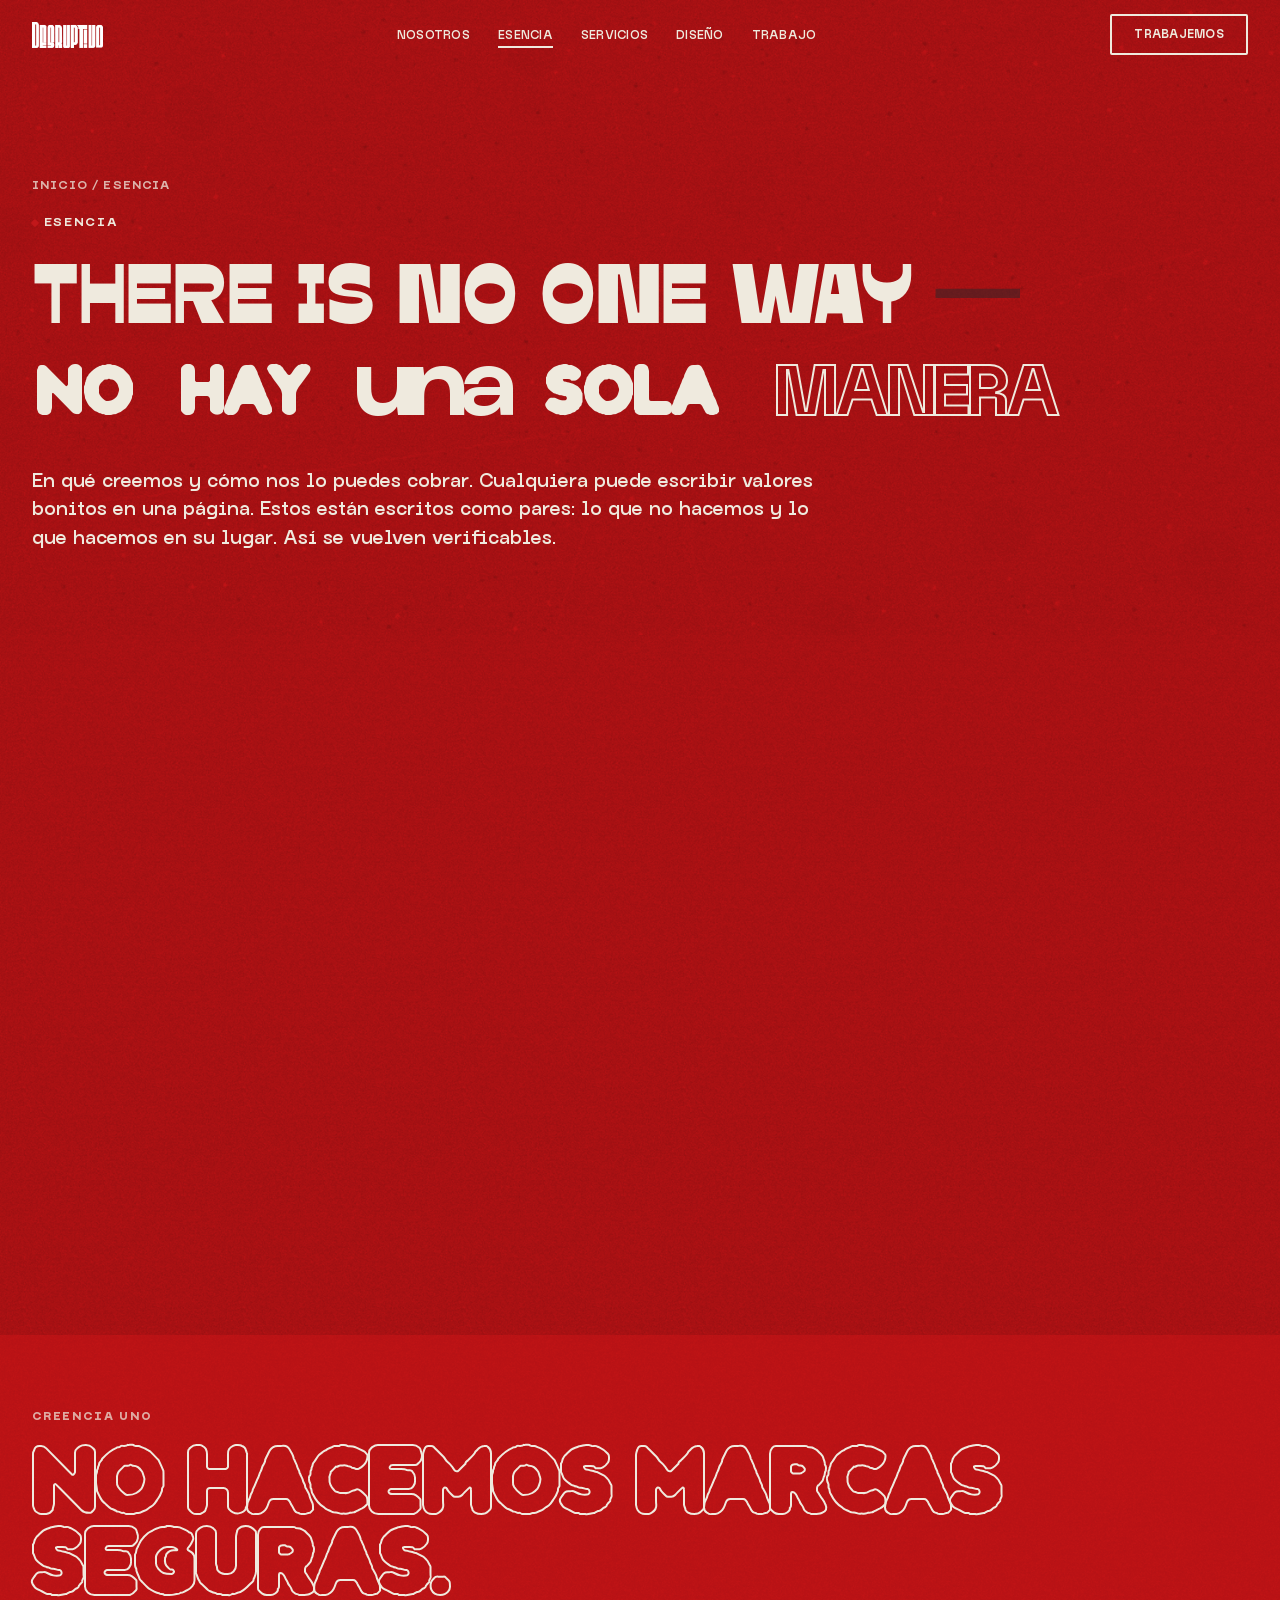
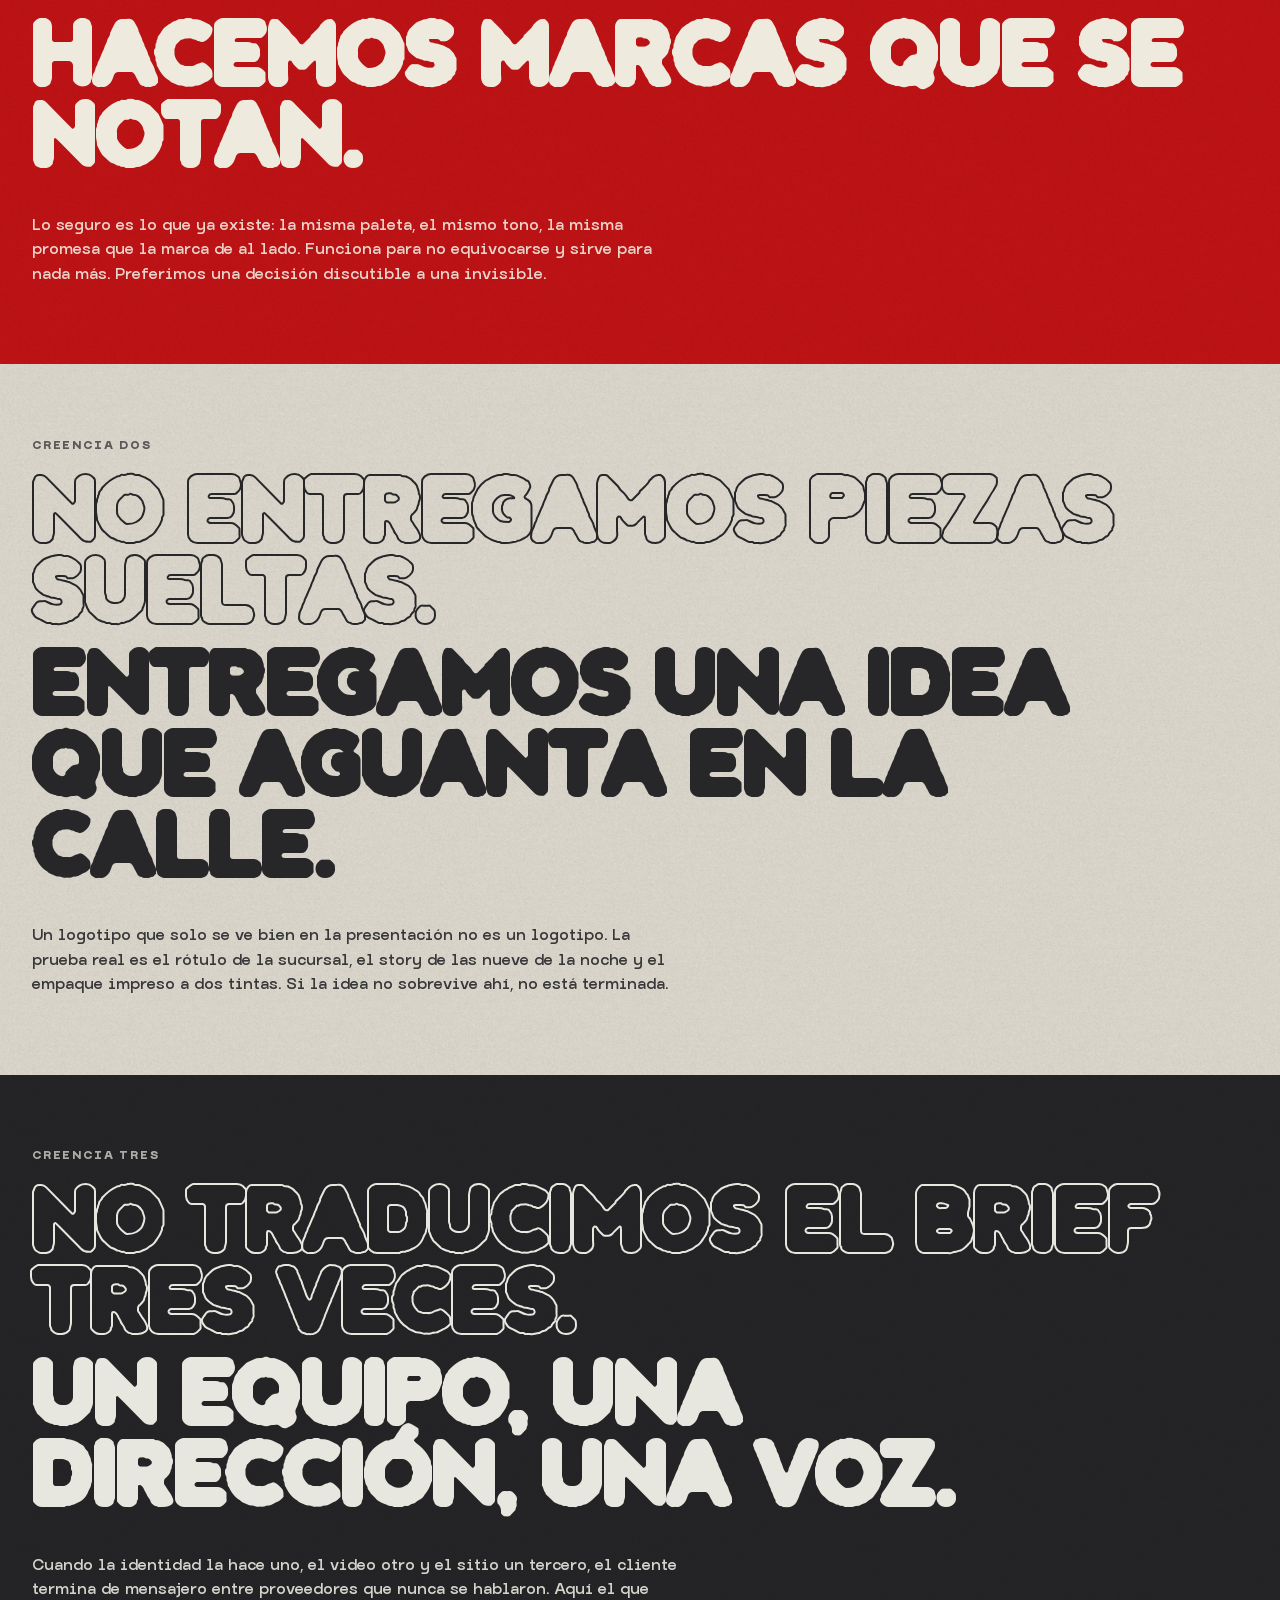
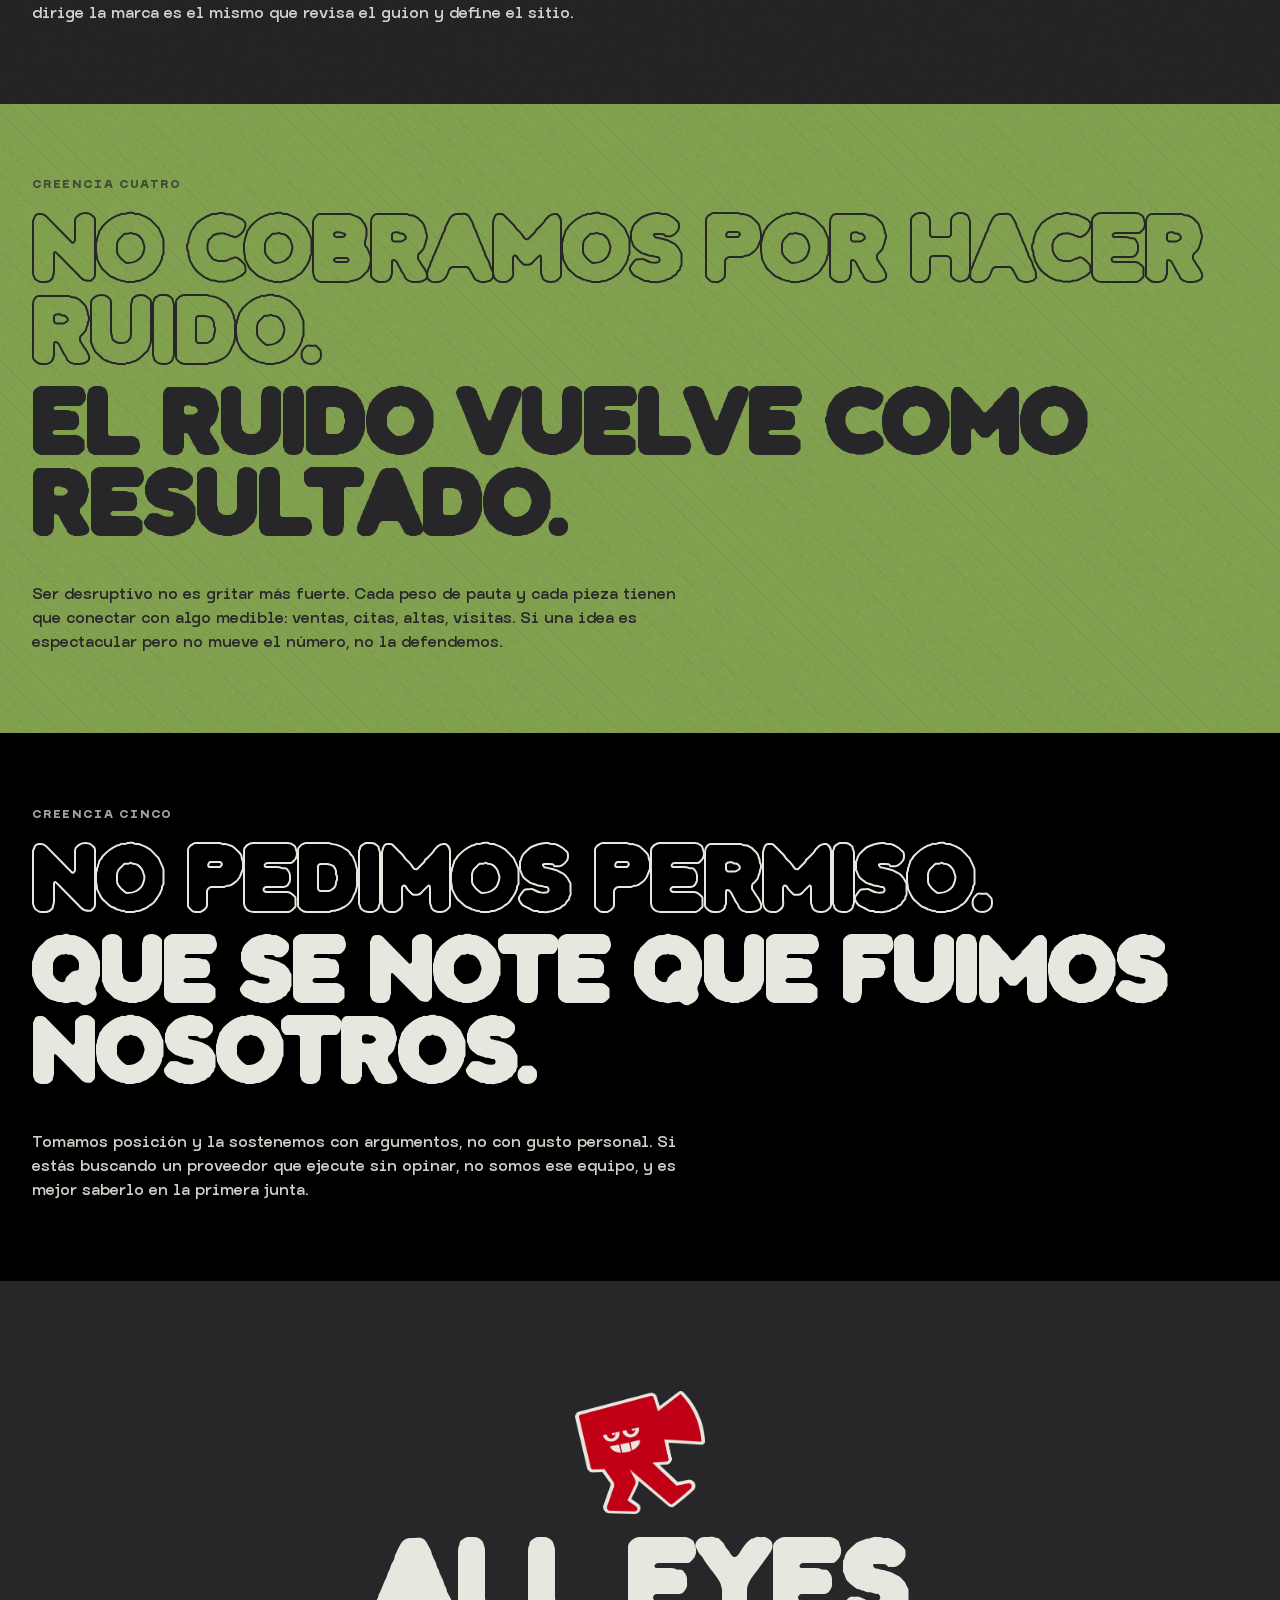
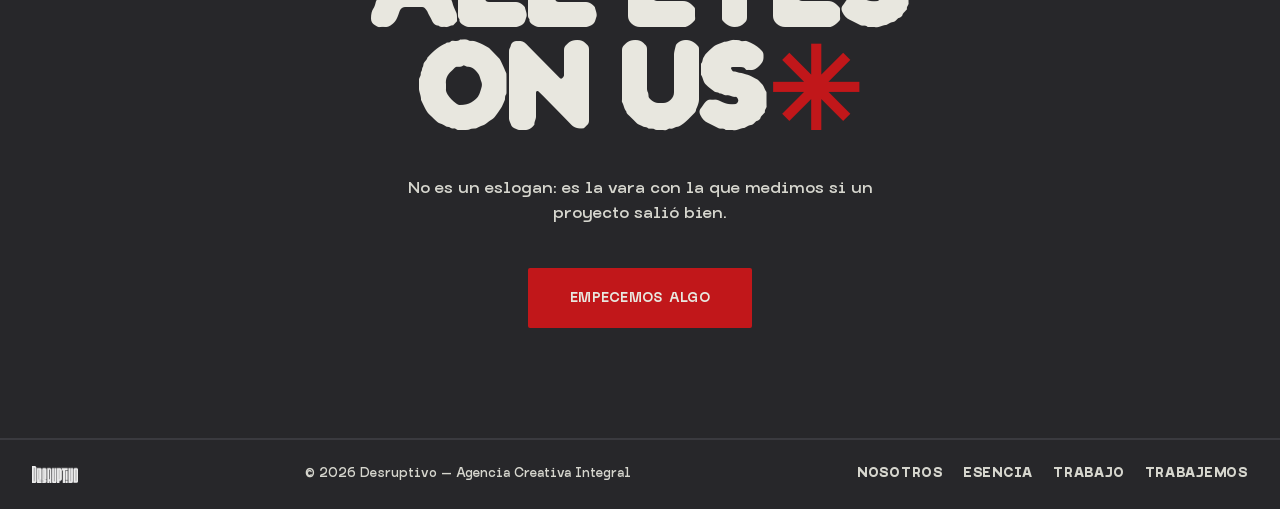
<file: esencia.html>
<!DOCTYPE html>
<html lang="es">
<head>
<meta charset="UTF-8">
<meta name="viewport" content="width=device-width, initial-scale=1.0">
<meta name="color-scheme" content="light only">
<meta name="theme-color" content="#cf1417">
<title>Esencia — DESRUPTIVO</title>
<meta name="description" content="En qué creemos y cómo lo defendemos. Cinco cosas que no hacemos y cinco que sí, escritas para que nos las puedas cobrar.">
<link rel="canonical" href="https://desruptivomx-sketch.github.io/desruptivo-web/esencia.html">

<link rel="icon" href="favicon.ico" sizes="any">
<link rel="icon" type="image/png" sizes="32x32" href="img/favicon-32.png">
<link rel="apple-touch-icon" sizes="180x180" href="img/favicon-180.png">
<link rel="manifest" href="site.webmanifest">

<meta property="og:type" content="website">
<meta property="og:site_name" content="Desruptivo">
<meta property="og:locale" content="es_MX">
<meta property="og:url" content="https://desruptivomx-sketch.github.io/desruptivo-web/esencia.html">
<meta property="og:title" content="Esencia — DESRUPTIVO">
<meta property="og:description" content="No hacemos marcas seguras. Hacemos marcas que se notan. En qué creemos y cómo lo defendemos.">
<meta property="og:image" content="https://desruptivomx-sketch.github.io/desruptivo-web/img/og-desruptivo.jpg">
<meta property="og:image:width" content="1200">
<meta property="og:image:height" content="630">
<meta name="twitter:card" content="summary_large_image">
<meta name="twitter:image" content="https://desruptivomx-sketch.github.io/desruptivo-web/img/og-desruptivo.jpg">

<link rel="preload" href="fonts/ITTrivane-Regular.woff2" as="font" type="font/woff2" crossorigin>
<link rel="preload" href="fonts/SquidBoy-Bold.woff2" as="font" type="font/woff2" crossorigin>
<link rel="preload" href="fonts/Monoglyphic-VF.woff2" as="font" type="font/woff2" crossorigin>
<link rel="stylesheet" href="css/desruptivo.css">
<style>
  /* ---------- LEMA DEL HERO ----------
     La frase es el argumento: "no hay una sola manera" no se escribe
     de una sola manera. Cada palabra toma una de las cinco tipografias
     de la casa y va rotando, asi que ninguna version queda como la
     definitiva. Los tamanios estan compensados por altura-x para que
     las cinco se lean del mismo tamanio aunque no lo sean. */
  .page-hero h1.lema{
    font-family:var(--f-lema);
    font-weight:400;
    text-transform:none;
    letter-spacing:-.015em;
    font-size:clamp(2.1rem,6.6vw,5.4rem);
    line-height:1.06;
    max-width:12.5em;
  }
  .lema .en,
  .lema .es{display:block;}
  .lema .en{text-transform:uppercase;letter-spacing:0;}
  .lema .es{margin-top:.04em;word-spacing:.1em;}
  .lema .guion{
    display:inline-block;
    color:var(--carbon);
    opacity:.5;
    margin-left:.22em;
  }

  /* Cada palabra vive en una caja del ancho de su version mas ancha,
     medida sobre las cinco tipografias. Asi la linea nunca se recompone
     ni se cae una palabra al renglon de abajo cuando cambia la manera. */
  .lema .w{
    display:inline-block;
    text-align:center;
    vertical-align:baseline;
  }
  /* .g es la unica que cambia de font-size. La caja de arriba se queda en el
     tamanio del h1, que es lo que hace que su width en em sea siempre el mismo. */
  .lema .g{
    display:inline-block;
    transition:opacity .17s linear, transform .17s ease;
  }
  .lema .w[data-p="no"]    {width:1.25em;}
  .lema .w[data-p="hay"]   {width:1.86em;}
  .lema .w[data-p="una"]   {width:1.86em;}
  .lema .w[data-p="sola"]  {width:2.20em;}
  .lema .w[data-p="manera"]{width:3.81em;}
  .lema .g.mutando{opacity:0;transform:translateY(-.05em);}
  /* Cuatro maneras de escribir lo mismo. Los multiplicadores estan calculados
     sobre la tinta real de la 'o' y la 'n' de cada fuente, no sobre lo que
     declara su tabla OS/2, que en varias no coincide. El tracking compensa
     el ancho para que ninguna deje media caja vacia. */
  .lema .g.m1{                       /* Squid Boy, caja alta solida */
    font-family:'Squid Boy',sans-serif;font-weight:700;
    text-transform:uppercase;font-size:.74em;letter-spacing:.005em;
  }
  .lema .g.m2{                       /* New Black, caja alta en contorno */
    font-family:'New Black',sans-serif;font-weight:800;
    text-transform:uppercase;font-size:.88em;letter-spacing:-.057em;
    opacity:.55;
  }
  @supports (-webkit-text-stroke:2px red){
    .lema .g.m2{
      -webkit-text-stroke:2px var(--paper);
      color:transparent;opacity:1;
    }
  }
  .lema .g.m3{                       /* Monoglyphic, la voz tecnica */
    font-family:'Monoglyphic',monospace;font-weight:650;
    font-size:1.13em;letter-spacing:-.075em;
  }
  .lema .g.m4{                       /* Casual Human, la voz a mano */
    font-family:'Casual Human',cursive;font-weight:700;
    font-size:1.09em;letter-spacing:.004em;
  }

  @media (max-width:480px){
    @supports (-webkit-text-stroke:1px currentColor){
      .lema .g.m2{-webkit-text-stroke-width:1.5px;}
    }
  }
  @media (prefers-reduced-motion:reduce){
    .lema .g{transition:none;}
  }

  /* ---------- LA PUERTA ----------
     La intro deja de ser un bloque claro que aparece de golpe entre dos rojos.
     Ahora arranca tapada por dos hojas rojas que continuan el hero, y son las
     manos las que la abren conforme se baja. Sin JS o con movimiento reducido
     las hojas ni se pintan y la seccion se comporta como siempre. */
  /* ---------- LA PUERTA ----------
     Ocurre UNA sola vez, al entrar la seccion en pantalla, y se queda
     abierta. Antes iba amarrada al scroll: se comia 230vh, al subir se
     volvia a cerrar y el contenido solo aparecia al final del recorrido,
     justo cuando ya ibas de salida. Ahora la seccion mide lo que mide y
     la animacion dura 1.6s por su cuenta, sin robarse el scroll. */
  .puerta{position:relative;background:var(--cream);}
  .puerta .hoja{display:none;}

  .puerta.activa{padding:0;}
  .puerta.activa .puerta-escena{
    position:relative;overflow:hidden;
    min-height:min(94vh,700px);
    display:grid;place-items:center;
  }
  .puerta.activa .puerta-contenido{width:100%;transform:scale(.95);}
  .puerta.activa.abre .puerta-contenido{
    animation:puerta-contenido .9s cubic-bezier(.2,.7,.2,1) .8s forwards;
  }

  .puerta.activa .hoja{
    display:block;position:absolute;left:0;right:0;
    height:calc(50% + 1px);          /* 1px de traslape para que no se vea la union */
    background:var(--red-ink);
    z-index:2;pointer-events:none;
  }
  .puerta.activa .hoja--arriba{top:0;}
  .puerta.activa .hoja--abajo {bottom:0;}
  .puerta.activa.abre .hoja--arriba{animation:puerta-sube .9s cubic-bezier(.5,0,.2,1) .8s forwards;}
  .puerta.activa.abre .hoja--abajo {animation:puerta-baja .9s cubic-bezier(.5,0,.2,1) .8s forwards;}

  .hoja-print{
    position:absolute;inset:0;pointer-events:none;
    background:url('img/textura-grano.png') 0 0/220px 220px repeat;
    opacity:.38;mix-blend-mode:multiply;
  }

  /* Una mano baja y la otra sube. Abren en vertical porque el texto es
     ancho: de lado dejaban dos franjas rojas enormes a los costados.
     Viajan dentro de su hoja, o sea que la salida se la heredan. */
  .puno{position:absolute;left:50%;z-index:3;line-height:0;}
  .hoja--arriba .puno{bottom:0;transform:translate(-50%,-62vh);}
  .hoja--abajo  .puno{top:0;   transform:translate(-50%, 62vh);}
  .puerta.activa.abre .hoja--arriba .puno,
  .puerta.activa.abre .hoja--abajo  .puno{
    animation:puerta-mano .7s cubic-bezier(.25,.85,.3,1) forwards;
  }
  .mano{width:clamp(130px,20vw,290px);height:auto;display:block;}
  .mano.espejo{transform:scaleY(-1);}

  @keyframes puerta-mano{to{transform:translate(-50%,0);}}
  @keyframes puerta-sube{to{transform:translateY(-100%);}}
  @keyframes puerta-baja{to{transform:translateY(100%);}}
  @keyframes puerta-contenido{to{transform:scale(1);}}

  /* Mientras la puerta sigue cerrada el header no debe volverse claro:
     abajo solo hay rojo. */
  body.rojo-total header.is-solid{
    background:transparent;border-bottom-color:transparent;backdrop-filter:none;
  }
  body.rojo-total header.is-solid nav.links a{color:var(--paper);}
  body.rojo-total header.is-solid nav.links a::after{background:var(--paper);}
  body.rojo-total header.is-solid .burger span{background:var(--paper);}
  body.rojo-total header.is-solid .nav-cta{
    background:transparent;color:var(--paper);border-color:var(--paper);
  }

  @media (max-width:700px){
    .puerta.activa .puerta-escena{min-height:min(88vh,620px);}
    .mano{width:clamp(110px,34vw,200px);}
  }

  /* ---------- INTRO ---------- */
  .intro{background:var(--cream);padding-bottom:0;}
  .intro-inner{max-width:64ch;}
  .intro p{
    font-family:var(--f-wide);font-weight:400;
    font-size:clamp(1.05rem,1.7vw,1.3rem);line-height:1.6;
  }
  .intro p + p{margin-top:1.1em;}

  /* ---------- BANDAS DE CREENCIA ---------- */
  .creencias{padding:0;}
  .banda{
    position:relative;
    padding:clamp(58px,8.5vh,98px) 0;
    overflow:hidden;
    isolation:isolate;
  }
  .banda::before{
    content:"";position:absolute;inset:0;z-index:1;pointer-events:none;
    background:url('img/textura-grano.png') 0 0/210px 210px repeat;
    mix-blend-mode:multiply;opacity:.2;
  }
  .banda .wrap{position:relative;z-index:2;}

  .banda--roja{background:var(--red-ink);color:var(--paper);--ink:var(--paper);}
  .banda--papel{background:var(--paper);color:var(--carbon);--ink:var(--carbon);}
  .banda--carbon{background:var(--carbon);color:var(--cream);--ink:var(--cream);}
  .banda--verde{
    color:var(--carbon);
    --ink:var(--carbon);
    background:
      repeating-linear-gradient(45deg, transparent 0 10px, rgba(39,39,42,.06) 10px 11px),
      var(--green);
  }
  .banda--negra{background:#000;color:var(--cream);--ink:var(--cream);}

  .banda-mark{
    font-family:var(--f-mono);font-weight:700;
    font-size:.7rem;letter-spacing:.16em;text-transform:uppercase;
    display:block;margin-bottom:26px;opacity:.7;
  }

  .par{max-width:none;}
  .par .no,
  .par .si{
    display:block;
    font-family:var(--f-display);
    font-weight:700;text-transform:uppercase;
    font-size:clamp(2.1rem,7.6vw,5.4rem);
    line-height:.94;
    max-width:22ch;
  }
  /* La negación va en contorno; la afirmación en sólido.
     El color del trazo va en --ink porque currentColor se resolvería
     al color transparente del propio elemento. */
  .par .no{opacity:.5;}
  @supports (-webkit-text-stroke:2px red){
    .par .no{
      -webkit-text-stroke:2px var(--ink);
      color:transparent;
      opacity:1;
    }
  }
  .par .si{margin-top:.12em;}
  .par .glosa{
    display:block;
    margin-top:30px;
    max-width:54ch;
    font-family:var(--f-mono);font-weight:450;
    font-size:.95rem;line-height:1.6;
    opacity:.9;
  }
  .banda--verde .par .glosa{opacity:1;}

  /* ---------- CIERRE ---------- */
  .allen{
    background:var(--carbon);color:var(--cream);
    text-align:center;overflow:hidden;
  }
  .allen h2{
    font-size:clamp(2.4rem,11vw,7rem);
    line-height:.92;
  }
  .allen h2 .ast{color:var(--red);}
  .allen .mascota{width:min(130px,28vw);margin:0 auto 30px;}
  .allen p{
    max-width:44ch;margin:26px auto 40px;
    line-height:1.6;color:var(--grey);
  }

  @media (max-width:480px){
    @supports (-webkit-text-stroke:1px currentColor){
      .par .no{-webkit-text-stroke-width:1.5px;}
    }
  }
</style>
</head>
<body>

<header>
  <div class="nav-inner">
    <a href="index.html" class="nav-logo" aria-label="Desruptivo — inicio"><img src="img/logo-desruptivo.png" alt="Desruptivo"></a>
    <nav class="links">
      <a href="nosotros.html">Nosotros</a>
      <a href="esencia.html" aria-current="page">Esencia</a>
      <a href="index.html#servicios">Servicios</a>
      <a href="index.html#diseno">Diseño</a>
      <a href="index.html#trabajo">Trabajo</a>
    </nav>
    <a href="trabajemos.html" class="nav-cta">Trabajemos</a>
    <button class="burger" aria-label="Abrir menú"><span></span><span></span><span></span></button>
  </div>
</header>

<main>

<section class="page-hero page-hero--red">
  <div class="page-hero-print" aria-hidden="true"></div>
  <div class="wrap">
    <p class="crumbs"><a href="index.html">Inicio</a> / Esencia</p>
    <span class="eyebrow">Esencia</span>
    <h1 class="lema">
      <span class="en">There is no one way<span class="guion" aria-hidden="true">—</span></span>
      <span class="es"><span class="w" data-p="no"><span class="g m1">no</span></span> <span class="w" data-p="hay"><span class="g m1">hay</span></span> <span class="w" data-p="una"><span class="g m1">una</span></span> <span class="w" data-p="sola"><span class="g m1">sola</span></span> <span class="w" data-p="manera"><span class="g m1">manera</span></span></span>
    </h1>
    <p class="lede">En qué creemos y cómo nos lo puedes cobrar. Cualquiera puede escribir valores bonitos en una página. Estos están escritos como pares: lo que no hacemos y lo que hacemos en su lugar. Así se vuelven verificables.</p>
  </div>
</section>

<svg width="0" height="0" style="position:absolute" aria-hidden="true">
  <defs>
    <g id="mano-forma">
      <path d="M-2200 120 H84 V220 H-2200 Z"/>
      <rect x="48" y="74" width="114" height="180" rx="40"/>
      <rect x="136" y="82"  width="92"  height="34" rx="17"/>
      <rect x="136" y="128" width="108" height="36" rx="18"/>
      <rect x="136" y="176" width="96"  height="34" rx="17"/>
      <rect x="134" y="222" width="72"  height="30" rx="15"/>
      <rect x="60" y="16" width="48" height="86" rx="24" transform="rotate(-20 84 59)"/>
    </g>
    <g id="mano-desruptivo">
      <use href="#mano-forma" fill="#efeade" stroke="#27272a" stroke-width="8" stroke-linejoin="round"/>
      <use href="#mano-forma" fill="#efeade"/>
      <path d="M-2200 120 H70 V220 H-2200 Z" fill="#27272a"/>
    </g>
  </defs>
</svg>

<section class="puerta" id="puerta">
  <div class="puerta-escena">
    <div class="puerta-contenido intro">
      <div class="wrap">
        <div class="intro-inner">
    <p>Una agencia se define por lo que decide no hacer. Es fácil decir que buscas la excelencia; es más útil decir que no vas a entregar una campaña que se parezca a la del competidor, aunque sea la ruta más rápida y menos peleada.</p>
    <p>Lo que sigue son las cinco decisiones que sostienen todo lo que hacemos. Si en algún proyecto sientes que rompimos una, dínoslo. Para eso están públicas.</p>
    </div>
      </div>
    </div>
    <div class="hoja hoja--arriba" aria-hidden="true">
      <span class="hoja-print"></span>
      <span class="puno"><svg class="mano" viewBox="-300 -2200 300 2444" aria-hidden="true"><g transform="rotate(90)"><use href="#mano-desruptivo"/></g></svg></span>
    </div>
    <div class="hoja hoja--abajo" aria-hidden="true">
      <span class="hoja-print"></span>
      <span class="puno"><svg class="mano espejo" viewBox="-300 -2200 300 2444" aria-hidden="true"><g transform="rotate(90)"><use href="#mano-desruptivo"/></g></svg></span>
    </div>
  </div>
</section>

<div class="creencias">

  <section class="banda banda--roja reveal">
    <div class="wrap">
      <span class="banda-mark">Creencia uno</span>
      <div class="par">
        <span class="no">No hacemos marcas seguras.</span>
        <span class="si">Hacemos marcas que se notan.</span>
        <span class="glosa">Lo seguro es lo que ya existe: la misma paleta, el mismo tono, la misma promesa que la marca de al lado. Funciona para no equivocarse y sirve para nada más. Preferimos una decisión discutible a una invisible.</span>
      </div>
    </div>
  </section>

  <section class="banda banda--papel reveal">
    <div class="wrap">
      <span class="banda-mark">Creencia dos</span>
      <div class="par">
        <span class="no">No entregamos piezas sueltas.</span>
        <span class="si">Entregamos una idea que aguanta en la calle.</span>
        <span class="glosa">Un logotipo que solo se ve bien en la presentación no es un logotipo. La prueba real es el rótulo de la sucursal, el story de las nueve de la noche y el empaque impreso a dos tintas. Si la idea no sobrevive ahí, no está terminada.</span>
      </div>
    </div>
  </section>

  <section class="banda banda--carbon reveal">
    <div class="wrap">
      <span class="banda-mark">Creencia tres</span>
      <div class="par">
        <span class="no">No traducimos el brief tres veces.</span>
        <span class="si">Un equipo, una dirección, una voz.</span>
        <span class="glosa">Cuando la identidad la hace uno, el video otro y el sitio un tercero, el cliente termina de mensajero entre proveedores que nunca se hablaron. Aquí el que dirige la marca es el mismo que revisa el guion y define el sitio.</span>
      </div>
    </div>
  </section>

  <section class="banda banda--verde reveal">
    <div class="wrap">
      <span class="banda-mark">Creencia cuatro</span>
      <div class="par">
        <span class="no">No cobramos por hacer ruido.</span>
        <span class="si">El ruido vuelve como resultado.</span>
        <span class="glosa">Ser desruptivo no es gritar más fuerte. Cada peso de pauta y cada pieza tienen que conectar con algo medible: ventas, citas, altas, visitas. Si una idea es espectacular pero no mueve el número, no la defendemos.</span>
      </div>
    </div>
  </section>

  <section class="banda banda--negra reveal">
    <div class="wrap">
      <span class="banda-mark">Creencia cinco</span>
      <div class="par">
        <span class="no">No pedimos permiso.</span>
        <span class="si">Que se note que fuimos nosotros.</span>
        <span class="glosa">Tomamos posición y la sostenemos con argumentos, no con gusto personal. Si estás buscando un proveedor que ejecute sin opinar, no somos ese equipo, y es mejor saberlo en la primera junta.</span>
      </div>
    </div>
  </section>

</div>

<section class="allen">
  <div class="wrap">
    <img src="img/mascota-desruptivo.png" alt="" class="mascota">
    <h2>All Eyes<br>On Us<span class="ast">✳</span></h2>
    <p>No es un eslogan: es la vara con la que medimos si un proyecto salió bien.</p>
    <a href="trabajemos.html" class="btn-primary">Empecemos algo</a>
  </div>
</section>

</main>

<footer>
  <div class="wrap">
    <a href="index.html" aria-label="Desruptivo — inicio"><img src="img/logo-desruptivo.png" alt="Desruptivo" class="footer-logo-img"></a>
    <p>© 2026 Desruptivo — Agencia Creativa Integral</p>
    <div class="fsocial">
      <a href="nosotros.html">Nosotros</a>
      <a href="esencia.html">Esencia</a>
      <a href="index.html#trabajo">Trabajo</a>
      <a href="trabajemos.html">Trabajemos</a>
    </div>
  </div>
</footer>

<script src="js/desruptivo.js"></script>
<script>
/* Lema del hero: cada palabra cambia de tipografia cada cierto rato,
   una a la vez, para que la frase nunca quede escrita de una sola manera.
   Se detiene si el usuario pidio menos movimiento o si el hero no esta a la vista. */
(function(){
  var es = document.querySelector('.lema .es');
  if(!es) return;

  var palabras = Array.prototype.slice.call(es.querySelectorAll('.g'));
  var maneras  = ['m1','m2','m3','m4'];
  if(palabras.length < 2) return;

  var menosMovimiento = window.matchMedia('(prefers-reduced-motion: reduce)');
  if(menosMovimiento.matches) return;

  /* Las cinco tipografias se cargan antes de empezar para que
     ninguna palabra aparezca con la fuente de respaldo a media rotacion. */
  var listas = document.fonts && document.fonts.load
    ? Promise.all([
        document.fonts.load("700 1em 'Squid Boy'"),
        document.fonts.load("800 1em 'New Black'"),
        document.fonts.load("650 1em 'Monoglyphic'"),
        document.fonts.load("700 1em 'Casual Human'")
      ]).catch(function(){})
    : Promise.resolve();

  var reloj = null, visible = true, previas = [];

  /* Dos palabras por ciclo. Se evita repetir las mismas dos del ciclo anterior
     para que el movimiento se reparta por toda la frase. */
  function elegirDos(){
    var libres = [];
    for(var i = 0; i < palabras.length; i++){
      if(previas.indexOf(i) === -1) libres.push(i);
    }
    var pool = libres.length >= 2 ? libres : palabras.map(function(_,i){ return i; });
    var a = pool.splice(Math.floor(Math.random() * pool.length), 1)[0];
    var b = pool.splice(Math.floor(Math.random() * pool.length), 1)[0];
    previas = [a, b];
    return [a, b];
  }

  function rotar(){
    elegirDos().forEach(function(i){
      var palabra = palabras[i];
      var actual  = maneras.indexOf(palabra.dataset.manera || 'm1');
      var nueva;
      do { nueva = Math.floor(Math.random() * maneras.length); } while(nueva === actual);

      /* Se apaga, se cambia la tipografia mientras no se ve, y se vuelve a encender.
         El ancho de la caja es fijo, asi que nada se mueve de lugar. */
      palabra.classList.add('mutando');
      setTimeout(function(){
        palabra.classList.remove(maneras[actual]);
        palabra.classList.add(maneras[nueva]);
        palabra.dataset.manera = maneras[nueva];
        palabra.classList.remove('mutando');
      }, 170);
    });
  }

  function arrancar(){ if(!reloj && visible) reloj = setInterval(rotar, 780); }
  function parar(){ if(reloj){ clearInterval(reloj); reloj = null; } }

  palabras.forEach(function(p){ p.dataset.manera = 'm1'; });

  if('IntersectionObserver' in window){
    new IntersectionObserver(function(entradas){
      visible = entradas[0].isIntersecting;
      visible ? arrancar() : parar();
    }, {threshold:0}).observe(es);
  }
  document.addEventListener('visibilitychange', function(){
    document.hidden ? parar() : arrancar();
  });
  if(menosMovimiento.addEventListener){
    menosMovimiento.addEventListener('change', function(e){ e.matches && parar(); });
  }

  listas.then(function(){ setTimeout(arrancar, 900); });
})();
/* La puerta. Se abre UNA vez, cuando la seccion ya ocupa buena parte de la
   pantalla, y se queda abierta para siempre. No escucha el scroll a
   proposito: amarrarla al scroll hacia que el contenido solo apareciera al
   final del recorrido y que al subir se volviera a cerrar. */
(function(){
  var puerta = document.getElementById('puerta');
  if(!puerta) return;

  /* Con movimiento reducido no se activa: la intro se ve normal, sin hojas. */
  if(window.matchMedia('(prefers-reduced-motion: reduce)').matches) return;
  if(!('IntersectionObserver' in window)) return;

  puerta.classList.add('activa');

  var abierta = false;

  /* Mientras siga cerrada y a la vista, el header no debe ponerse claro:
     arriba esta el hero rojo, en medio la puerta roja y abajo la primera
     banda, que tambien es roja. Todo lo visible es rojo. */
  var vigiaRojo = new IntersectionObserver(function(e){
    if(!abierta) document.body.classList.toggle('rojo-total', e[0].isIntersecting);
  }, {threshold:0});
  vigiaRojo.observe(puerta);

  /* El disparo va por linea de centro, no por proporcion visible: con un
     umbral de porcentaje, en pantallas altas la animacion arrancaria con la
     seccion todavia abajo y se la perderia. Asi salta justo cuando la puerta
     cruza la mitad de la pantalla, y termina de abrir mientras se centra. */
  var vigiaAbre = new IntersectionObserver(function(e){
    if(abierta || !e[0].isIntersecting) return;
    abierta = true;
    puerta.classList.add('abre');
    vigiaAbre.disconnect();
    vigiaRojo.disconnect();
    /* .8s de espera + .9s de apertura: a media apertura ya hay claro arriba. */
    setTimeout(function(){ document.body.classList.remove('rojo-total'); }, 1250);
  }, {rootMargin:'-50% 0px -50% 0px', threshold:0});
  vigiaAbre.observe(puerta);
})();
</script>
</body>
</html>
</file>
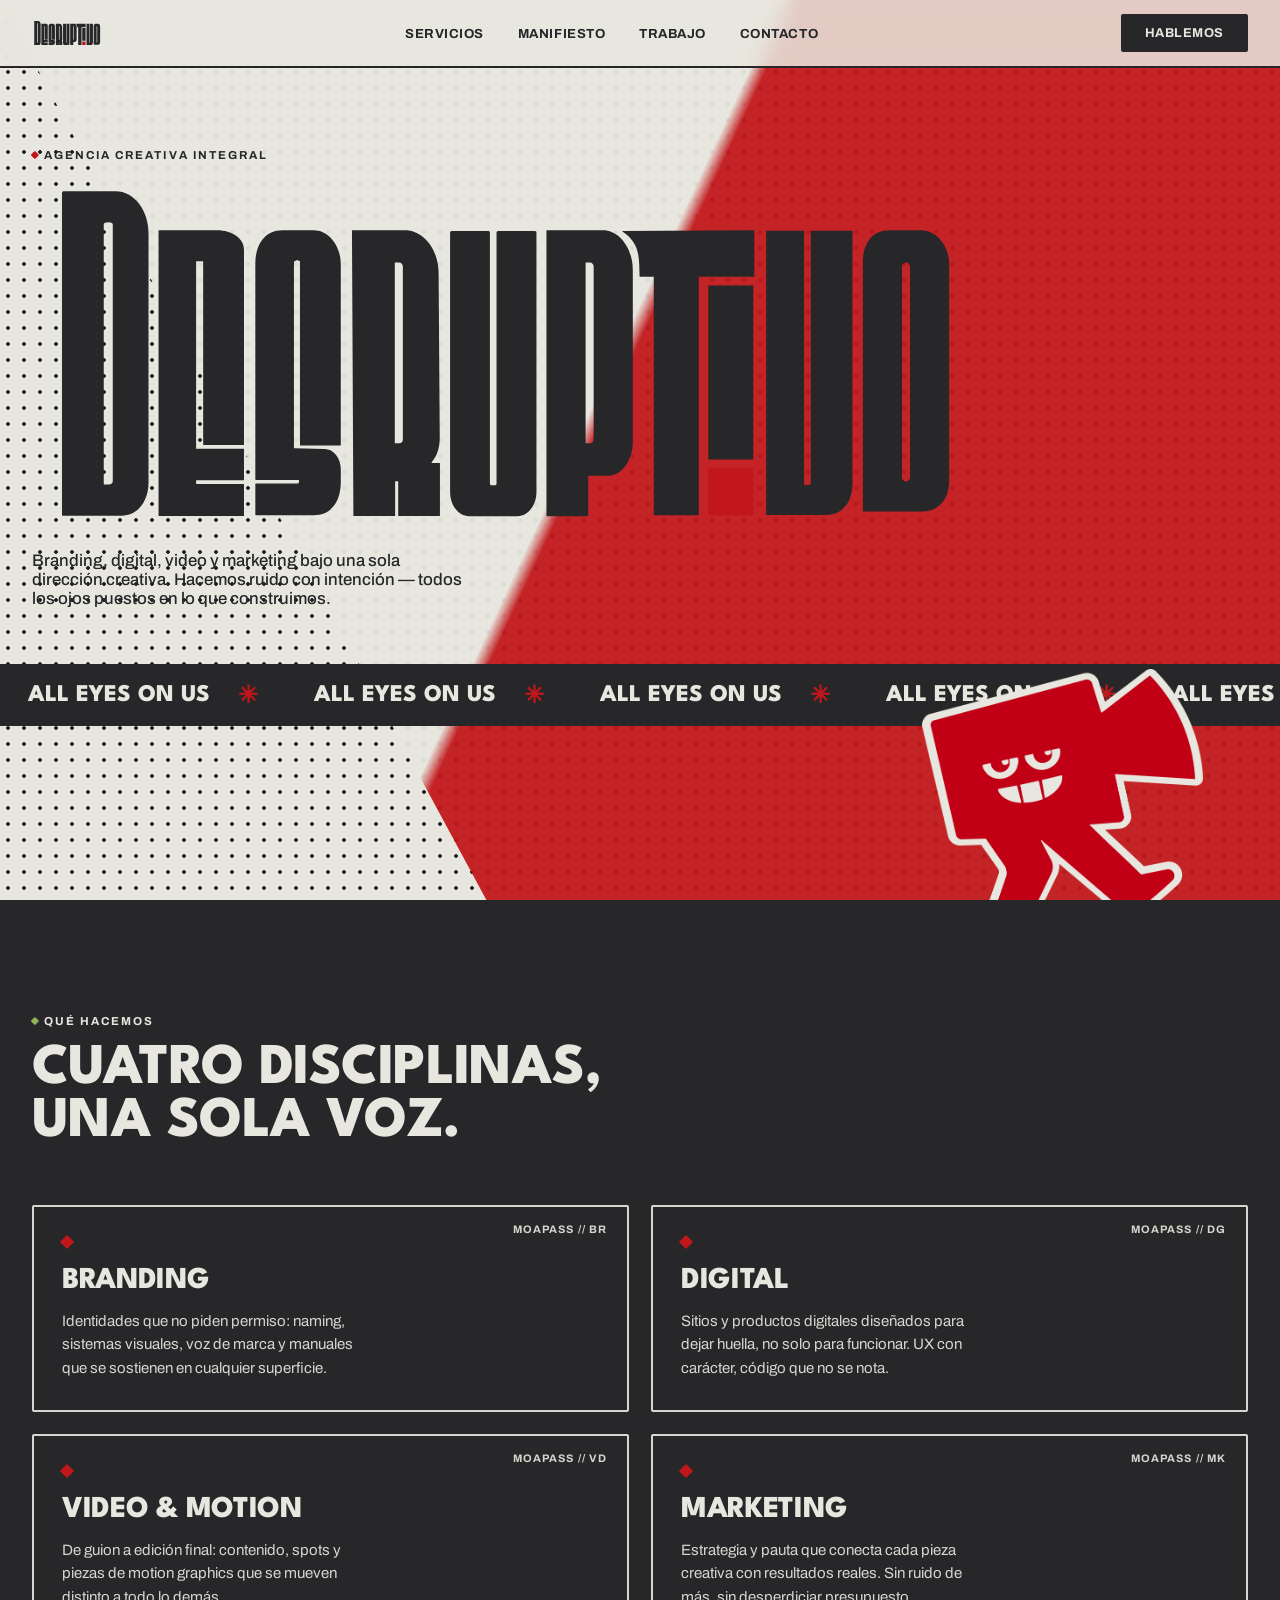
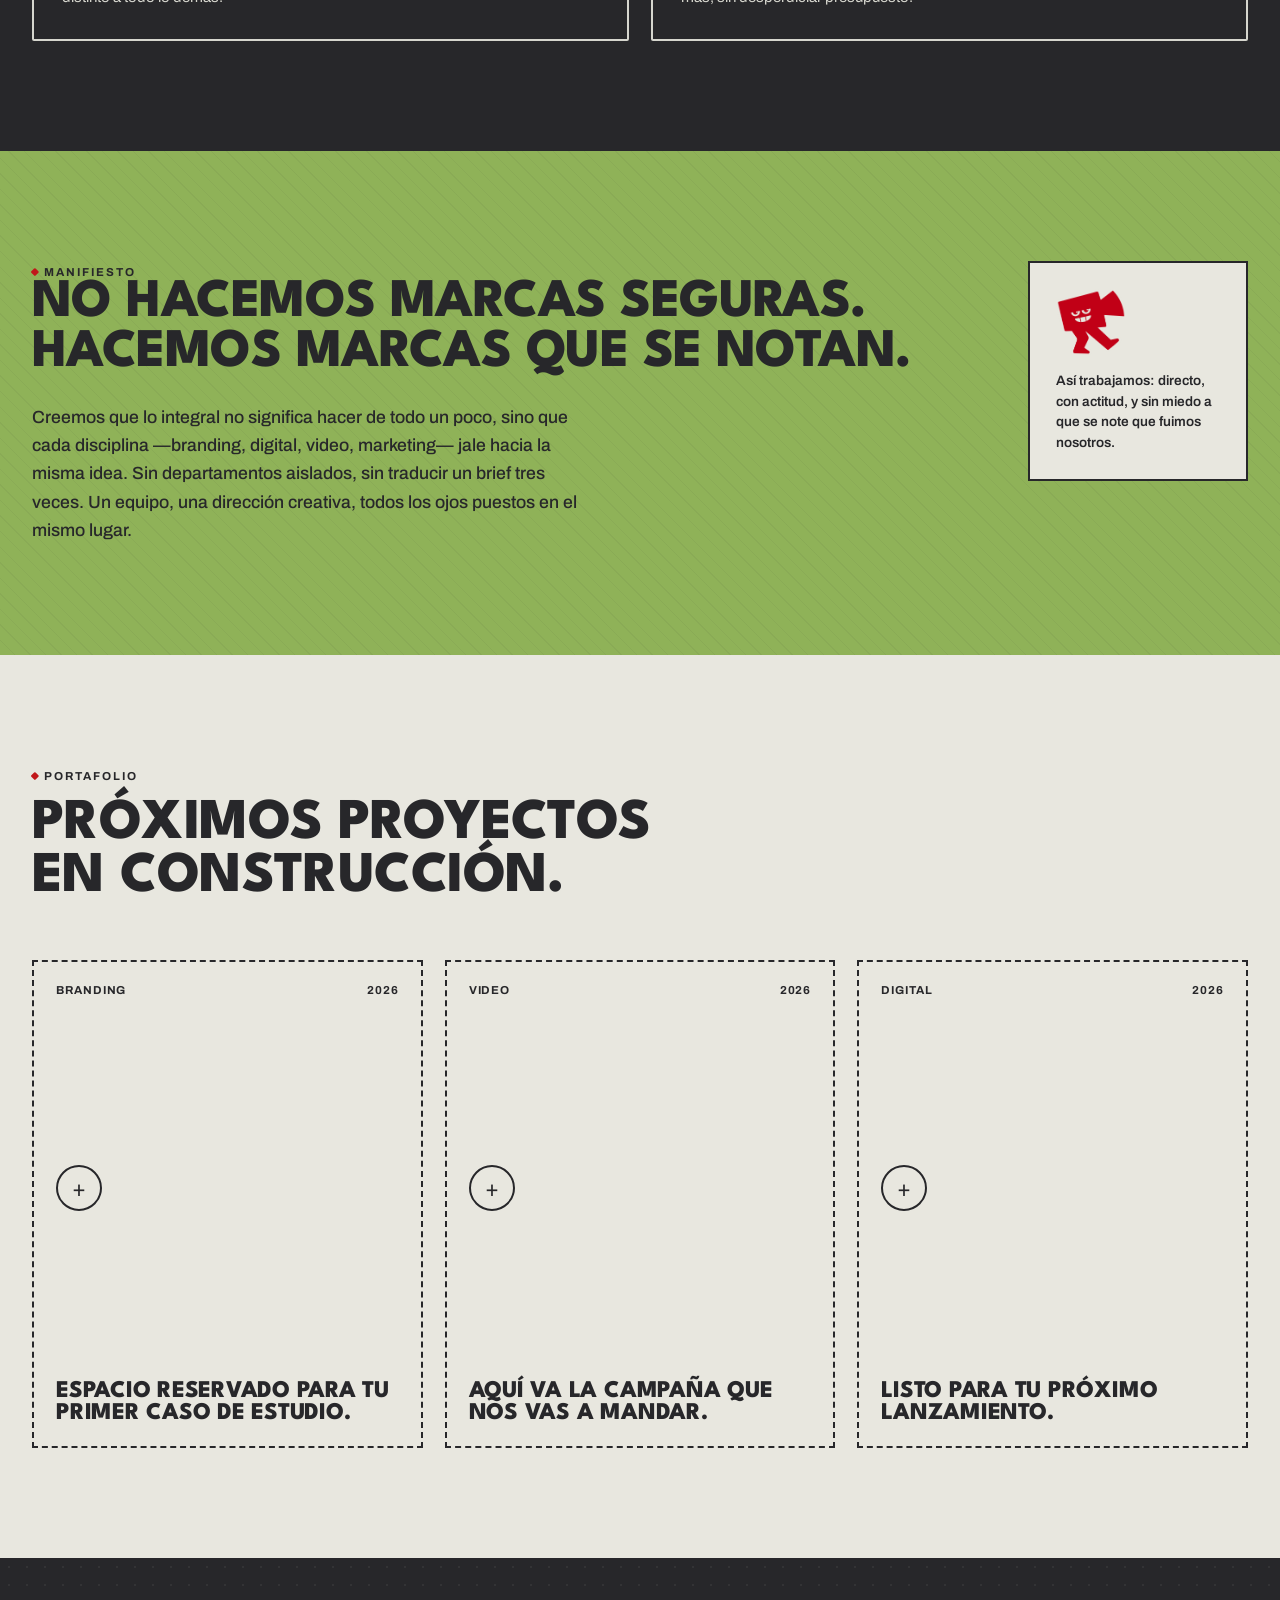
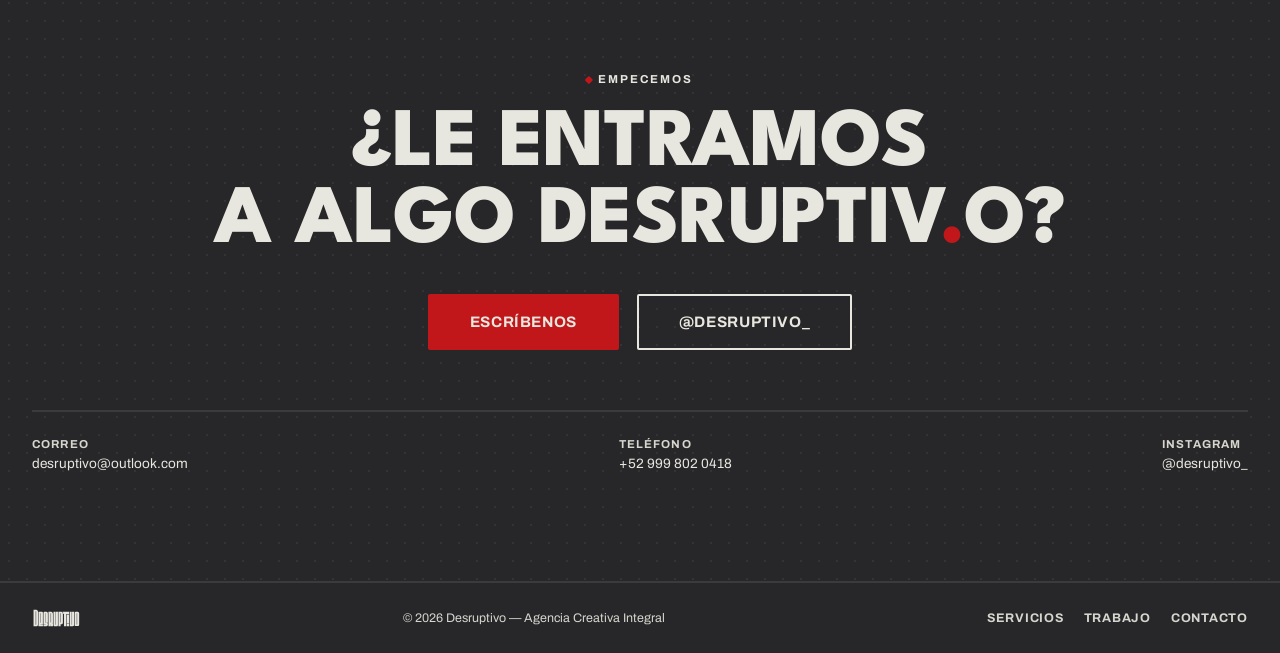
<file: index (2).html>
<!DOCTYPE html>
<html lang="es">
<head>
<meta charset="UTF-8">
<meta name="viewport" content="width=device-width, initial-scale=1.0">
<title>DESRUPTIVO — Agencia Creativa Integral</title>
<link rel="preconnect" href="https://fonts.googleapis.com">
<link rel="preconnect" href="https://fonts.gstatic.com" crossorigin>
<link href="https://fonts.googleapis.com/css2?family=League+Spartan:wght@500;700;800;900&family=Archivo:ital,wght@0,400;0,500;0,600;0,700;1,500&display=swap" rel="stylesheet">
<style>
  :root{
    --carbon:#27272a;
    --cream:#e8e7df;
    --red:#c1171a;
    --grey:#d6d6ce;
    --green:#8fb258;
    --carbon-soft:#3a3a3f;
  }
  *{margin:0;padding:0;box-sizing:border-box;}
  html{scroll-behavior:smooth;}
  body{
    background:var(--cream);
    color:var(--carbon);
    font-family:'Archivo',sans-serif;
    overflow-x:hidden;
    -webkit-font-smoothing:antialiased;
  }
  ::selection{background:var(--red);color:var(--cream);}

  h1,h2,h3,.display{
    font-family:'League Spartan',sans-serif;
    font-weight:800;
    text-transform:uppercase;
    letter-spacing:-0.01em;
    line-height:0.92;
  }

  a{color:inherit;text-decoration:none;}
  img{display:block;max-width:100%;}

  .eyebrow{
    font-family:'Archivo',sans-serif;
    font-weight:700;
    font-size:.72rem;
    letter-spacing:.18em;
    text-transform:uppercase;
    display:inline-flex;
    align-items:center;
    gap:.5em;
  }
  .eyebrow::before{
    content:"";
    width:.5em;height:.5em;
    background:var(--red);
    display:inline-block;
    border-radius:1px;
    transform:rotate(45deg);
  }

  .wrap{max-width:1280px;margin:0 auto;padding:0 32px;}

  :focus-visible{outline:3px solid var(--red);outline-offset:3px;}

  /* ---------- NAV ---------- */
  header{
    position:fixed;top:0;left:0;right:0;z-index:100;
    background:rgba(232,231,223,.86);
    backdrop-filter:blur(10px);
    border-bottom:2px solid var(--carbon);
  }
  .nav-inner{
    max-width:1280px;margin:0 auto;padding:14px 32px;
    display:flex;align-items:center;justify-content:space-between;
  }
  .nav-logo svg{height:26px;width:auto;display:block;}
  nav.links{display:flex;gap:34px;}
  nav.links a{
    font-weight:700;font-size:.82rem;letter-spacing:.04em;
    text-transform:uppercase;position:relative;padding:4px 0;
  }
  nav.links a::after{
    content:"";position:absolute;left:0;bottom:0;height:2px;width:0;
    background:var(--red);transition:width .25s ease;
  }
  nav.links a:hover::after{width:100%;}
  .nav-cta{
    background:var(--carbon);color:var(--cream);
    padding:10px 22px;font-weight:700;font-size:.8rem;
    text-transform:uppercase;letter-spacing:.04em;
    border:2px solid var(--carbon);border-radius:2px;
    transition:transform .2s ease, background .2s ease;
  }
  .nav-cta:hover{background:var(--red);border-color:var(--red);transform:translate(-2px,-2px);}
  .burger{display:none;background:none;border:none;cursor:pointer;padding:6px;}
  .burger span{display:block;width:24px;height:3px;background:var(--carbon);margin:5px 0;}

  /* ---------- HERO ---------- */
  .hero{
    position:relative;
    min-height:100svh;
    display:flex;flex-direction:column;justify-content:center;
    padding-top:80px;
    overflow:hidden;
    background:
      radial-gradient(circle, var(--carbon) 1.6px, transparent 1.6px) 0 0/16px 16px,
      var(--cream);
  }
  .hero::before{
    content:"";position:absolute;inset:0;
    background:linear-gradient(115deg, var(--cream) 0%, var(--cream) 46%, var(--red) 47%, var(--red) 100%);
    clip-path:polygon(0 0,100% 0,100% 100%, 38% 100%);
    z-index:0;
    opacity:.94;
  }
  .hero-inner{position:relative;z-index:2;width:100%;}
  .hero-tag{
    max-width:1280px;margin:0 auto;padding:0 32px;
    margin-bottom:18px;
  }
  .hero-tag .eyebrow{color:var(--carbon);}
  .hero-word{
    padding-left:32px;
    padding-right:32px;
    position:relative;
    display:block;
  }
  .hero-word svg{
    width:clamp(200px, 74vw, 1180px);
    max-width:100%;
    height:auto;
    display:block;
  }
  .hero-sub{
    max-width:1280px;margin:22px auto 0;padding:0 32px;
    display:flex;justify-content:space-between;align-items:flex-end;
    gap:24px;flex-wrap:wrap;
  }
  .hero-sub p{
    font-size:1.05rem;max-width:440px;font-weight:500;
    color:var(--carbon);
  }
  .hero-mascot{
    position:absolute;
    right:6%;
    bottom:-4%;
    width:min(300px, 22vw);
    z-index:3;
    animation:mascotBob 3.2s ease-in-out infinite;
  }
  @keyframes mascotBob{
    0%,100%{transform:translateY(0) rotate(-2deg);}
    50%{transform:translateY(-14px) rotate(2deg);}
  }

  .marquee{
    position:relative;z-index:2;
    margin-top:56px;
    background:var(--carbon);
    border-top:3px solid var(--carbon);
    border-bottom:3px solid var(--carbon);
    overflow:hidden;
    padding:14px 0;
  }
  .marquee-track{
    display:flex;width:max-content;
    animation:scrollLeft 22s linear infinite;
  }
  .marquee-track span{
    font-family:'League Spartan',sans-serif;
    font-weight:800;text-transform:uppercase;
    font-size:1.5rem;color:var(--cream);
    padding:0 28px;white-space:nowrap;
    display:flex;align-items:center;gap:28px;
  }
  .marquee-track span::after{content:"✳";color:var(--red);}
  @keyframes scrollLeft{
    from{transform:translateX(0);}
    to{transform:translateX(-50%);}
  }

  .scroll-cue{
    position:absolute;left:32px;bottom:18px;z-index:2;
    display:flex;align-items:center;gap:10px;
    font-size:.72rem;font-weight:700;letter-spacing:.12em;text-transform:uppercase;
  }
  .scroll-cue .line{width:34px;height:2px;background:var(--carbon);}

  /* ---------- SECTION GENERIC ---------- */
  section{position:relative;padding:110px 0;}
  .section-head{max-width:680px;margin-bottom:56px;}
  .section-head .eyebrow{margin-bottom:16px;}
  .section-head h2{font-size:clamp(2.2rem,5vw,3.6rem);}

  /* ---------- SERVICIOS ---------- */
  .services{background:var(--carbon);color:var(--cream);}
  .services .eyebrow::before{background:var(--green);}
  .ticket-grid{
    display:grid;
    grid-template-columns:repeat(2,1fr);
    gap:22px;
  }
  .ticket{
    border:2px solid var(--grey);
    border-radius:2px;
    padding:30px 28px;
    position:relative;
    transition:transform .25s ease, border-color .25s ease, background .25s ease;
  }
  .ticket::before{
    content:attr(data-mark);
    position:absolute;top:16px;right:20px;
    font-size:.68rem;font-weight:700;letter-spacing:.1em;
    color:var(--grey);
  }
  .ticket:hover{
    transform:translate(-4px,-4px);
    border-color:var(--red);
    background:var(--carbon-soft);
  }
  .ticket h3{
    font-size:1.9rem;margin-bottom:14px;color:var(--cream);
  }
  .ticket p{font-size:.94rem;line-height:1.55;color:var(--grey);max-width:34ch;}
  .ticket .tnum{
    display:inline-block;margin-bottom:18px;
    width:10px;height:10px;background:var(--red);
    transform:rotate(45deg);
  }

  /* ---------- MANIFIESTO ---------- */
  .manifesto{
    background:
      repeating-linear-gradient(45deg, transparent 0 10px, rgba(39,39,42,.05) 10px 11px),
      var(--green);
    color:var(--carbon);
  }
  .manifesto .wrap{display:flex;gap:60px;align-items:flex-start;flex-wrap:wrap;}
  .manifesto-text{flex:1 1 560px;}
  .manifesto-text h2{
    font-size:clamp(2rem,4.6vw,3.4rem);
    margin-bottom:26px;
  }
  .manifesto-text p{
    font-size:1.1rem;line-height:1.6;font-weight:500;max-width:56ch;
  }
  .manifesto-side{
    flex:0 0 220px;
    border:2px solid var(--carbon);
    padding:26px;
    background:var(--cream);
  }
  .manifesto-side .icon{width:70px;margin-bottom:16px;}
  .manifesto-side p{font-size:.85rem;line-height:1.5;font-weight:600;}

  /* ---------- WORK ---------- */
  .work{background:var(--cream);}
  .work-grid{
    display:grid;grid-template-columns:repeat(3,1fr);gap:22px;
  }
  .work-card{
    aspect-ratio:4/5;
    border:2px dashed var(--carbon);
    display:flex;flex-direction:column;justify-content:space-between;
    padding:22px;position:relative;overflow:hidden;
    transition:border-style .2s ease, background .2s ease;
  }
  .work-card:hover{border-style:solid;background:var(--carbon);color:var(--cream);}
  .work-card:hover .wc-plus{border-color:var(--cream);color:var(--cream);}
  .work-card .wc-top{
    display:flex;justify-content:space-between;font-size:.72rem;
    font-weight:700;letter-spacing:.08em;text-transform:uppercase;
  }
  .wc-plus{
    width:46px;height:46px;border:2px solid var(--carbon);border-radius:50%;
    display:flex;align-items:center;justify-content:center;font-size:1.4rem;
    align-self:flex-start;transition:border-color .2s ease;
  }
  .work-card h3{font-size:1.5rem;}

  /* ---------- CONTACT ---------- */
  .contact{
    background:var(--carbon);color:var(--cream);
    position:relative;overflow:hidden;
  }
  .contact::before{
    content:"";position:absolute;inset:0;
    background:radial-gradient(circle, var(--cream) 1.4px, transparent 1.4px);
    background-size:18px 18px;
    opacity:.06;
  }
  .contact .wrap{position:relative;z-index:2;text-align:center;}
  .contact .eyebrow{color:var(--cream);justify-content:center;margin-bottom:22px;}
  .contact h2{
    font-size:clamp(2.4rem,7vw,5.2rem);
    margin-bottom:34px;
  }
  .contact h2 .dot{color:var(--red);}
  .contact-actions{
    display:flex;justify-content:center;gap:18px;flex-wrap:wrap;margin-bottom:60px;
  }
  .btn-primary{
    background:var(--red);color:var(--cream);
    padding:18px 40px;font-weight:700;text-transform:uppercase;
    letter-spacing:.04em;font-size:.95rem;border-radius:2px;
    border:2px solid var(--red);
    transition:transform .2s ease, background .2s ease;
  }
  .btn-primary:hover{transform:translate(-3px,-3px);background:#a11215;}
  .btn-ghost{
    padding:18px 40px;font-weight:700;text-transform:uppercase;
    letter-spacing:.04em;font-size:.95rem;border-radius:2px;
    border:2px solid var(--cream);color:var(--cream);
    transition:transform .2s ease, background .2s ease, color .2s ease;
  }
  .btn-ghost:hover{transform:translate(-3px,-3px);background:var(--cream);color:var(--carbon);}
  .contact-meta{
    display:flex;justify-content:space-between;flex-wrap:wrap;gap:20px;
    border-top:2px solid var(--carbon-soft);padding-top:26px;
    text-align:left;font-size:.85rem;
  }
  .contact-meta .col span{display:block;color:var(--grey);font-size:.72rem;
    text-transform:uppercase;letter-spacing:.1em;margin-bottom:6px;font-weight:700;}

  /* ---------- FOOTER ---------- */
  footer{background:var(--carbon);border-top:2px solid var(--carbon-soft);padding:26px 0;}
  footer .wrap{
    display:flex;justify-content:space-between;align-items:center;flex-wrap:wrap;gap:14px;
  }
  footer .footer-logo{height:18px;width:auto;display:block;fill:var(--cream);}
  footer p{color:var(--grey);font-size:.78rem;}
  footer .fsocial{display:flex;gap:20px;}
  footer .fsocial a{color:var(--grey);font-size:.78rem;font-weight:700;text-transform:uppercase;letter-spacing:.06em;}
  footer .fsocial a:hover{color:var(--red);}

  /* ---------- REVEAL ---------- */
  .reveal{opacity:0;transform:translateY(24px);transition:opacity .7s ease, transform .7s ease;}
  .reveal.in{opacity:1;transform:translateY(0);}

  @media (prefers-reduced-motion: reduce){
    *{animation:none !important;transition:none !important;}
    .reveal{opacity:1;transform:none;}
  }

  /* ---------- RESPONSIVE ---------- */
  @media (max-width:900px){
    nav.links, .nav-cta{display:none;}
    .burger{display:block;}
    .ticket-grid, .work-grid{grid-template-columns:1fr;}
    .hero-mascot{
      position:absolute;
      top:96px; bottom:auto;
      right:20px;
      width:20vw; min-width:64px; max-width:110px;
    }
    .hero-word{padding-left:16px;padding-right:16px;}
    .manifesto .wrap{gap:32px;}
    .contact-meta{flex-direction:column;}
    .wrap{padding:0 20px;}
    .hero-tag,.hero-sub{padding:0 20px;}
    section{padding:80px 0;}
  }
  @media (max-width:480px){
    .marquee-track span{font-size:1.1rem;padding:0 18px;gap:16px;}
    .hero-sub p{font-size:.95rem;}
    .contact-actions .btn-primary, .contact-actions .btn-ghost{
      width:100%;text-align:center;padding:16px 24px;
    }
  }
</style>
</head>
<body>

<header>
  <div class="nav-inner">
    <a href="#" class="nav-logo" aria-label="Desruptivo"><svg viewBox="40 310 920 340" role="img" aria-label="Desruptivo"><defs><style>.cls-1{fill:#27272a;}.cls-1,.cls-2{stroke-width:0px;}.cls-2{fill:#c1171a;}</style></defs><path class="cls-1" d="m121.42,321.88h-50.87c-.78,0-1.4.8-1.4,1.8v313.01c0,.19.22.34.48.34h57.77c4.91,0,9.33-1.42,13.25-4.26,3.92-2.84,6.99-6.73,9.21-11.67,2.22-4.94,3.33-10.4,3.33-16.38v-242.19c0-22.44-14.23-40.64-31.78-40.64Zm-2.98,281.7c0,.75-.37,1.46-1.09,2.13-.74.67-1.64,1.01-2.74,1.01h-4.44c-.27,0-.48-.15-.48-.34v-252.64c0-.99,1.96-1.8,4.38-1.8s4.38.8,4.38,1.8v249.84Z"/><path class="cls-1" d="m163.37,359.71h56.55c14.34,0,25.97,8.19,25.97,18.3v190.1c0,.19-.22.34-.48.34h-38.69c-.27,0-.48-.15-.48-.34v-177.99c0-.19-.22-.34-.48-.34h-5.86c-.27,0-.48.15-.48.34v181.58c0,.19.22.34.48.34h45.52c.27,0,.48.15.48.34v29.84c0,.19-.22.34-.48.34h-45.52c-.27,0-.48.15-.48.34v2.91c0,.19.22.34.48.34h45.52c.27,0,.48.15.48.34v30.51c0,.19-.22.34-.48.34h-82.03c-.27,0-.48-.15-.48-.34v-276.96c0-.19.22-.34.48-.34Z"/><path class="cls-1" d="m256.92,606.52c0-.37.24-.66.53-.66h40.36c1.05,0,1.58-.96,1.58-2.87h0c0-.37-.24-.66-.53-.66h-41.41c-.29,0-.53-.3-.53-.66v-209.48c0-9.87,2.37-17.75,7.11-23.64,4.74-5.89,11.26-8.84,19.57-8.84h30.01c14.53,0,26.32,14.83,26.32,33.13v175.24c0,.37-.24.66-.53.66h-38.6c-.29,0-.53-.3-.53-.66v-178.11c0-.37-3.28-1.33-3.57-1.33h0c.47.13.37.62-.14.65-.83.05-1.57.2-1.7.56-.29.81-.44,1.73-.44,2.76v178.33c0,.37.24.66.53.66l29.29.67c8.66,0,15.69,8.84,15.69,19.75v12.06c0,9.87-2.31,17.75-6.93,23.64-4.62,5.89-11.03,8.84-19.21,8.84h-56.33c-.29,0-.53-.3-.53-.66v-29.38Z"/><path class="cls-1" d="m447.52,360.42h35.86c.78,0,1.4.8,1.4,1.8v243.42c0,.99.63,1.8,1.4,1.8h3.62c.78,0,1.4-.8,1.4-1.8v-243.42c0-.99.63-1.8,1.4-1.8h35.97c.78,0,1.4.8,1.4,1.8v251.68c0,13.04-8.26,23.61-18.46,23.61h-46.97c-10.19,0-18.45-10.57-18.45-23.6v-251.69c0-.99.63-1.8,1.4-1.8Z"/><path class="cls-1" d="m428.53,585.73c-.38,0-.61-.29-.41-.52,2.46-2.75,4.37-6.09,5.75-10.03,1.46-4.19,2.19-8.75,2.19-13.69l-1.12-160.38c-.16-22.93-14.74-41.4-32.66-41.4h-51.02c-.27,0-.48.15-.48.34l1.4,276.96c0,.19.22.34.48.34h39.57c.27,0,.48-.15.48-.34v-32.98c0-.19.22-.34.48-.34h2.02c.27,0,.48.15.48.34v32.98c0,.19.22.34.48.34h39.57c.27,0,.48-.15.48-.34v-50.94c0-.19-.22-.34-.48-.34h-7.23Zm-28.32-22.35c0,.78-.33,1.52-.98,2.23-.66.7-1.47,1.05-2.45,1.05h-3.92c-.27,0-.48-.15-.48-.34v-174.9c0-.19.22-.34.48-.34h3.7c2.01,0,3.64,1.77,3.64,3.94v168.36Z"/><path class="cls-1" d="m903.11,359.71h-29.98c-8.19,0-14.59,2.78-19.21,8.33-4.62,5.55-6.93,12.98-6.93,22.28v242.24c0,.19.22.34.48.34h57.07c8.3,0,14.77-2.77,19.39-8.33,4.62-5.55,6.93-12.98,6.93-22.28v-209.65c0-18.19-12.43-32.93-27.76-32.93Zm-10.27,240.07c0,.95-.33,1.84-.98,2.69-.66.85-1.47,1.28-2.45,1.28h-.22c-2.31,0-4.19-1.6-4.19-3.57v-205.48c0-1.97,1.88-3.57,4.19-3.57h0c2.01,0,3.64,2.14,3.64,4.78v203.88Z"/><path class="cls-1" d="m594.48,359.71h-54.3c-.27,0-.48.15-.48.34v277.12c0,.19.22.34.48.34h39.57c.27,0,.48-.15.48-.34v-38.52c0-.19.22-.34.48-.34h17.24c7.49,0,13.63-3.2,18.42-9.6,4.8-6.4,7.19-14.37,7.19-23.89v-166.26c0-21.45-13.02-38.84-29.09-38.84Zm-8.93,203.67c0,.78-.33,1.52-.98,2.23-.66.7-1.47,1.05-2.45,1.05h-3.92c-.27,0-.48-.15-.48-.34v-174.9c0-.19.22-.34.48-.34h3.7c2.01,0,3.64,1.77,3.64,3.94v168.36Z"/><path class="cls-1" d="m753.57,360.19h35.9c.27,0,.48.15.48.34v246.41c0,.19.22.34.48.34h4.41c.47,0,.85-.36,1.14-1.08.29-.72.44-1.58.44-2.58v-243.09c0-.19.22-.34.48-.34h39.57c.27,0,.48.15.48.34v244.17c0,9.61-2.28,17.29-6.84,23.02-4.56,5.74-11,8.61-19.3,8.61h-57.25c-.27,0-.48-.15-.48-.34v-275.46c0-.19.22-.34.48-.34Z"/><path class="cls-1" d="m697.4,413.47h42.73c.27,0,.48.15.48.34v168.28c0,.19-.22.34-.48.34h-42.73c-.27,0-.48-.15-.48-.34v-168.28c0-.19.22-.34.48-.34Z"/><path class="cls-1" d="m741.1,359.71l-127.31.71c-.44,0-.64.38-.33.59,17.19,11.43,16.19,24.74,16.66,43.59,0,.19.22.34.48.34h12.85c.27,0,.48.15.48.34v230.95c0,.19.22.34.48.34h42.73c.27,0,.48-.15.48-.34v-230.95c0-.19.22-.34.48-.34h52.98c.27,0,.48-.15.48-.34v-44.54c0-.19-.22-.34-.49-.34Z"/><path class="cls-2" d="m697.4,590.63h42.73c.27,0,.48.15.48.34v45.25c0,.19-.22.34-.48.34h-42.73c-.27,0-.48-.15-.48-.34v-45.25c0-.19.22-.34.48-.34Z"/></svg></a>
    <nav class="links">
      <a href="#servicios">Servicios</a>
      <a href="#manifiesto">Manifiesto</a>
      <a href="#trabajo">Trabajo</a>
      <a href="#contacto">Contacto</a>
    </nav>
    <a href="#contacto" class="nav-cta">Hablemos</a>
    <button class="burger" aria-label="Abrir menú"><span></span><span></span><span></span></button>
  </div>
</header>

<!-- HERO -->
<section class="hero">
  <div class="hero-inner">
    <div class="hero-tag">
      <span class="eyebrow">Agencia creativa integral</span>
    </div>
    <h1 class="hero-word"><svg viewBox="40 310 920 340" role="img" aria-label="Desruptivo"><defs><style>.cls-1{fill:#27272a;}.cls-1,.cls-2{stroke-width:0px;}.cls-2{fill:#c1171a;}</style></defs><path class="cls-1" d="m121.42,321.88h-50.87c-.78,0-1.4.8-1.4,1.8v313.01c0,.19.22.34.48.34h57.77c4.91,0,9.33-1.42,13.25-4.26,3.92-2.84,6.99-6.73,9.21-11.67,2.22-4.94,3.33-10.4,3.33-16.38v-242.19c0-22.44-14.23-40.64-31.78-40.64Zm-2.98,281.7c0,.75-.37,1.46-1.09,2.13-.74.67-1.64,1.01-2.74,1.01h-4.44c-.27,0-.48-.15-.48-.34v-252.64c0-.99,1.96-1.8,4.38-1.8s4.38.8,4.38,1.8v249.84Z"/><path class="cls-1" d="m163.37,359.71h56.55c14.34,0,25.97,8.19,25.97,18.3v190.1c0,.19-.22.34-.48.34h-38.69c-.27,0-.48-.15-.48-.34v-177.99c0-.19-.22-.34-.48-.34h-5.86c-.27,0-.48.15-.48.34v181.58c0,.19.22.34.48.34h45.52c.27,0,.48.15.48.34v29.84c0,.19-.22.34-.48.34h-45.52c-.27,0-.48.15-.48.34v2.91c0,.19.22.34.48.34h45.52c.27,0,.48.15.48.34v30.51c0,.19-.22.34-.48.34h-82.03c-.27,0-.48-.15-.48-.34v-276.96c0-.19.22-.34.48-.34Z"/><path class="cls-1" d="m256.92,606.52c0-.37.24-.66.53-.66h40.36c1.05,0,1.58-.96,1.58-2.87h0c0-.37-.24-.66-.53-.66h-41.41c-.29,0-.53-.3-.53-.66v-209.48c0-9.87,2.37-17.75,7.11-23.64,4.74-5.89,11.26-8.84,19.57-8.84h30.01c14.53,0,26.32,14.83,26.32,33.13v175.24c0,.37-.24.66-.53.66h-38.6c-.29,0-.53-.3-.53-.66v-178.11c0-.37-3.28-1.33-3.57-1.33h0c.47.13.37.62-.14.65-.83.05-1.57.2-1.7.56-.29.81-.44,1.73-.44,2.76v178.33c0,.37.24.66.53.66l29.29.67c8.66,0,15.69,8.84,15.69,19.75v12.06c0,9.87-2.31,17.75-6.93,23.64-4.62,5.89-11.03,8.84-19.21,8.84h-56.33c-.29,0-.53-.3-.53-.66v-29.38Z"/><path class="cls-1" d="m447.52,360.42h35.86c.78,0,1.4.8,1.4,1.8v243.42c0,.99.63,1.8,1.4,1.8h3.62c.78,0,1.4-.8,1.4-1.8v-243.42c0-.99.63-1.8,1.4-1.8h35.97c.78,0,1.4.8,1.4,1.8v251.68c0,13.04-8.26,23.61-18.46,23.61h-46.97c-10.19,0-18.45-10.57-18.45-23.6v-251.69c0-.99.63-1.8,1.4-1.8Z"/><path class="cls-1" d="m428.53,585.73c-.38,0-.61-.29-.41-.52,2.46-2.75,4.37-6.09,5.75-10.03,1.46-4.19,2.19-8.75,2.19-13.69l-1.12-160.38c-.16-22.93-14.74-41.4-32.66-41.4h-51.02c-.27,0-.48.15-.48.34l1.4,276.96c0,.19.22.34.48.34h39.57c.27,0,.48-.15.48-.34v-32.98c0-.19.22-.34.48-.34h2.02c.27,0,.48.15.48.34v32.98c0,.19.22.34.48.34h39.57c.27,0,.48-.15.48-.34v-50.94c0-.19-.22-.34-.48-.34h-7.23Zm-28.32-22.35c0,.78-.33,1.52-.98,2.23-.66.7-1.47,1.05-2.45,1.05h-3.92c-.27,0-.48-.15-.48-.34v-174.9c0-.19.22-.34.48-.34h3.7c2.01,0,3.64,1.77,3.64,3.94v168.36Z"/><path class="cls-1" d="m903.11,359.71h-29.98c-8.19,0-14.59,2.78-19.21,8.33-4.62,5.55-6.93,12.98-6.93,22.28v242.24c0,.19.22.34.48.34h57.07c8.3,0,14.77-2.77,19.39-8.33,4.62-5.55,6.93-12.98,6.93-22.28v-209.65c0-18.19-12.43-32.93-27.76-32.93Zm-10.27,240.07c0,.95-.33,1.84-.98,2.69-.66.85-1.47,1.28-2.45,1.28h-.22c-2.31,0-4.19-1.6-4.19-3.57v-205.48c0-1.97,1.88-3.57,4.19-3.57h0c2.01,0,3.64,2.14,3.64,4.78v203.88Z"/><path class="cls-1" d="m594.48,359.71h-54.3c-.27,0-.48.15-.48.34v277.12c0,.19.22.34.48.34h39.57c.27,0,.48-.15.48-.34v-38.52c0-.19.22-.34.48-.34h17.24c7.49,0,13.63-3.2,18.42-9.6,4.8-6.4,7.19-14.37,7.19-23.89v-166.26c0-21.45-13.02-38.84-29.09-38.84Zm-8.93,203.67c0,.78-.33,1.52-.98,2.23-.66.7-1.47,1.05-2.45,1.05h-3.92c-.27,0-.48-.15-.48-.34v-174.9c0-.19.22-.34.48-.34h3.7c2.01,0,3.64,1.77,3.64,3.94v168.36Z"/><path class="cls-1" d="m753.57,360.19h35.9c.27,0,.48.15.48.34v246.41c0,.19.22.34.48.34h4.41c.47,0,.85-.36,1.14-1.08.29-.72.44-1.58.44-2.58v-243.09c0-.19.22-.34.48-.34h39.57c.27,0,.48.15.48.34v244.17c0,9.61-2.28,17.29-6.84,23.02-4.56,5.74-11,8.61-19.3,8.61h-57.25c-.27,0-.48-.15-.48-.34v-275.46c0-.19.22-.34.48-.34Z"/><path class="cls-1" d="m697.4,413.47h42.73c.27,0,.48.15.48.34v168.28c0,.19-.22.34-.48.34h-42.73c-.27,0-.48-.15-.48-.34v-168.28c0-.19.22-.34.48-.34Z"/><path class="cls-1" d="m741.1,359.71l-127.31.71c-.44,0-.64.38-.33.59,17.19,11.43,16.19,24.74,16.66,43.59,0,.19.22.34.48.34h12.85c.27,0,.48.15.48.34v230.95c0,.19.22.34.48.34h42.73c.27,0,.48-.15.48-.34v-230.95c0-.19.22-.34.48-.34h52.98c.27,0,.48-.15.48-.34v-44.54c0-.19-.22-.34-.49-.34Z"/><path class="cls-2" d="m697.4,590.63h42.73c.27,0,.48.15.48.34v45.25c0,.19-.22.34-.48.34h-42.73c-.27,0-.48-.15-.48-.34v-45.25c0-.19.22-.34.48-.34Z"/></svg></h1>
    <div class="hero-sub">
      <p>Branding, digital, video y marketing bajo una sola dirección creativa. Hacemos ruido con intención — todos los ojos puestos en lo que construimos.</p>
    </div>
  </div>
  <img src="[data-uri]" alt="Mascota Desruptivo" class="hero-mascot">
  <div class="marquee">
    <div class="marquee-track">
      <span>All Eyes On Us</span><span>All Eyes On Us</span><span>All Eyes On Us</span><span>All Eyes On Us</span>
      <span>All Eyes On Us</span><span>All Eyes On Us</span><span>All Eyes On Us</span><span>All Eyes On Us</span>
    </div>
  </div>
</section>

<!-- SERVICIOS -->
<section id="servicios" class="services">
  <div class="wrap">
    <div class="section-head reveal">
      <span class="eyebrow">Qué hacemos</span>
      <h2>Cuatro disciplinas,<br>una sola voz.</h2>
    </div>
    <div class="ticket-grid">
      <div class="ticket reveal" data-mark="MOAPASS // BR">
        <span class="tnum"></span>
        <h3>Branding</h3>
        <p>Identidades que no piden permiso: naming, sistemas visuales, voz de marca y manuales que se sostienen en cualquier superficie.</p>
      </div>
      <div class="ticket reveal" data-mark="MOAPASS // DG">
        <span class="tnum"></span>
        <h3>Digital</h3>
        <p>Sitios y productos digitales diseñados para dejar huella, no solo para funcionar. UX con carácter, código que no se nota.</p>
      </div>
      <div class="ticket reveal" data-mark="MOAPASS // VD">
        <span class="tnum"></span>
        <h3>Video &amp; Motion</h3>
        <p>De guion a edición final: contenido, spots y piezas de motion graphics que se mueven distinto a todo lo demás.</p>
      </div>
      <div class="ticket reveal" data-mark="MOAPASS // MK">
        <span class="tnum"></span>
        <h3>Marketing</h3>
        <p>Estrategia y pauta que conecta cada pieza creativa con resultados reales. Sin ruido de más, sin desperdiciar presupuesto.</p>
      </div>
    </div>
  </div>
</section>

<!-- MANIFIESTO -->
<section id="manifiesto" class="manifesto">
  <div class="wrap">
    <div class="manifesto-text reveal">
      <span class="eyebrow">Manifiesto</span>
      <h2>No hacemos marcas seguras.<br>Hacemos marcas que se notan.</h2>
      <p>Creemos que lo integral no significa hacer de todo un poco, sino que cada disciplina —branding, digital, video, marketing— jale hacia la misma idea. Sin departamentos aislados, sin traducir un brief tres veces. Un equipo, una dirección creativa, todos los ojos puestos en el mismo lugar.</p>
    </div>
    <div class="manifesto-side reveal">
      <img src="[data-uri]" alt="" class="icon">
      <p>Así trabajamos: directo, con actitud, y sin miedo a que se note que fuimos nosotros.</p>
    </div>
  </div>
</section>

<!-- TRABAJO -->
<section id="trabajo" class="work">
  <div class="wrap">
    <div class="section-head reveal">
      <span class="eyebrow">Portafolio</span>
      <h2>Próximos proyectos<br>en construcción.</h2>
    </div>
    <div class="work-grid">
      <div class="work-card reveal">
        <div class="wc-top"><span>Branding</span><span>2026</span></div>
        <div class="wc-plus">+</div>
        <h3>Espacio reservado para tu primer caso de estudio.</h3>
      </div>
      <div class="work-card reveal">
        <div class="wc-top"><span>Video</span><span>2026</span></div>
        <div class="wc-plus">+</div>
        <h3>Aquí va la campaña que nos vas a mandar.</h3>
      </div>
      <div class="work-card reveal">
        <div class="wc-top"><span>Digital</span><span>2026</span></div>
        <div class="wc-plus">+</div>
        <h3>Listo para tu próximo lanzamiento.</h3>
      </div>
    </div>
  </div>
</section>

<!-- CONTACTO -->
<section id="contacto" class="contact">
  <div class="wrap">
    <span class="eyebrow">Empecemos</span>
    <h2>¿Le entramos<br>a algo desruptiv<span class="dot">.</span>o?</h2>
    <div class="contact-actions">
      <a href="mailto:desruptivo@outlook.com" class="btn-primary">Escríbenos</a>
      <a href="https://instagram.com/desruptivo_" class="btn-ghost" target="_blank" rel="noopener">@desruptivo_</a>
    </div>
    <div class="contact-meta">
      <div class="col"><span>Correo</span>desruptivo@outlook.com</div>
      <div class="col"><span>Teléfono</span>+52 999 802 0418</div>
      <div class="col"><span>Instagram</span>@desruptivo_</div>
    </div>
  </div>
</section>

<footer>
  <div class="wrap">
    <svg class="footer-logo" viewBox="40 310 920 340" role="img" aria-label="Desruptivo"><path d="m121.42,321.88h-50.87c-.78,0-1.4.8-1.4,1.8v313.01c0,.19.22.34.48.34h57.77c4.91,0,9.33-1.42,13.25-4.26,3.92-2.84,6.99-6.73,9.21-11.67,2.22-4.94,3.33-10.4,3.33-16.38v-242.19c0-22.44-14.23-40.64-31.78-40.64Zm-2.98,281.7c0,.75-.37,1.46-1.09,2.13-.74.67-1.64,1.01-2.74,1.01h-4.44c-.27,0-.48-.15-.48-.34v-252.64c0-.99,1.96-1.8,4.38-1.8s4.38.8,4.38,1.8v249.84Z"/><path d="m163.37,359.71h56.55c14.34,0,25.97,8.19,25.97,18.3v190.1c0,.19-.22.34-.48.34h-38.69c-.27,0-.48-.15-.48-.34v-177.99c0-.19-.22-.34-.48-.34h-5.86c-.27,0-.48.15-.48.34v181.58c0,.19.22.34.48.34h45.52c.27,0,.48.15.48.34v29.84c0,.19-.22.34-.48.34h-45.52c-.27,0-.48.15-.48.34v2.91c0,.19.22.34.48.34h45.52c.27,0,.48.15.48.34v30.51c0,.19-.22.34-.48.34h-82.03c-.27,0-.48-.15-.48-.34v-276.96c0-.19.22-.34.48-.34Z"/><path d="m256.92,606.52c0-.37.24-.66.53-.66h40.36c1.05,0,1.58-.96,1.58-2.87h0c0-.37-.24-.66-.53-.66h-41.41c-.29,0-.53-.3-.53-.66v-209.48c0-9.87,2.37-17.75,7.11-23.64,4.74-5.89,11.26-8.84,19.57-8.84h30.01c14.53,0,26.32,14.83,26.32,33.13v175.24c0,.37-.24.66-.53.66h-38.6c-.29,0-.53-.3-.53-.66v-178.11c0-.37-3.28-1.33-3.57-1.33h0c.47.13.37.62-.14.65-.83.05-1.57.2-1.7.56-.29.81-.44,1.73-.44,2.76v178.33c0,.37.24.66.53.66l29.29.67c8.66,0,15.69,8.84,15.69,19.75v12.06c0,9.87-2.31,17.75-6.93,23.64-4.62,5.89-11.03,8.84-19.21,8.84h-56.33c-.29,0-.53-.3-.53-.66v-29.38Z"/><path d="m447.52,360.42h35.86c.78,0,1.4.8,1.4,1.8v243.42c0,.99.63,1.8,1.4,1.8h3.62c.78,0,1.4-.8,1.4-1.8v-243.42c0-.99.63-1.8,1.4-1.8h35.97c.78,0,1.4.8,1.4,1.8v251.68c0,13.04-8.26,23.61-18.46,23.61h-46.97c-10.19,0-18.45-10.57-18.45-23.6v-251.69c0-.99.63-1.8,1.4-1.8Z"/><path d="m428.53,585.73c-.38,0-.61-.29-.41-.52,2.46-2.75,4.37-6.09,5.75-10.03,1.46-4.19,2.19-8.75,2.19-13.69l-1.12-160.38c-.16-22.93-14.74-41.4-32.66-41.4h-51.02c-.27,0-.48.15-.48.34l1.4,276.96c0,.19.22.34.48.34h39.57c.27,0,.48-.15.48-.34v-32.98c0-.19.22-.34.48-.34h2.02c.27,0,.48.15.48.34v32.98c0,.19.22.34.48.34h39.57c.27,0,.48-.15.48-.34v-50.94c0-.19-.22-.34-.48-.34h-7.23Zm-28.32-22.35c0,.78-.33,1.52-.98,2.23-.66.7-1.47,1.05-2.45,1.05h-3.92c-.27,0-.48-.15-.48-.34v-174.9c0-.19.22-.34.48-.34h3.7c2.01,0,3.64,1.77,3.64,3.94v168.36Z"/><path d="m903.11,359.71h-29.98c-8.19,0-14.59,2.78-19.21,8.33-4.62,5.55-6.93,12.98-6.93,22.28v242.24c0,.19.22.34.48.34h57.07c8.3,0,14.77-2.77,19.39-8.33,4.62-5.55,6.93-12.98,6.93-22.28v-209.65c0-18.19-12.43-32.93-27.76-32.93Zm-10.27,240.07c0,.95-.33,1.84-.98,2.69-.66.85-1.47,1.28-2.45,1.28h-.22c-2.31,0-4.19-1.6-4.19-3.57v-205.48c0-1.97,1.88-3.57,4.19-3.57h0c2.01,0,3.64,2.14,3.64,4.78v203.88Z"/><path d="m594.48,359.71h-54.3c-.27,0-.48.15-.48.34v277.12c0,.19.22.34.48.34h39.57c.27,0,.48-.15.48-.34v-38.52c0-.19.22-.34.48-.34h17.24c7.49,0,13.63-3.2,18.42-9.6,4.8-6.4,7.19-14.37,7.19-23.89v-166.26c0-21.45-13.02-38.84-29.09-38.84Zm-8.93,203.67c0,.78-.33,1.52-.98,2.23-.66.7-1.47,1.05-2.45,1.05h-3.92c-.27,0-.48-.15-.48-.34v-174.9c0-.19.22-.34.48-.34h3.7c2.01,0,3.64,1.77,3.64,3.94v168.36Z"/><path d="m753.57,360.19h35.9c.27,0,.48.15.48.34v246.41c0,.19.22.34.48.34h4.41c.47,0,.85-.36,1.14-1.08.29-.72.44-1.58.44-2.58v-243.09c0-.19.22-.34.48-.34h39.57c.27,0,.48.15.48.34v244.17c0,9.61-2.28,17.29-6.84,23.02-4.56,5.74-11,8.61-19.3,8.61h-57.25c-.27,0-.48-.15-.48-.34v-275.46c0-.19.22-.34.48-.34Z"/><path d="m697.4,413.47h42.73c.27,0,.48.15.48.34v168.28c0,.19-.22.34-.48.34h-42.73c-.27,0-.48-.15-.48-.34v-168.28c0-.19.22-.34.48-.34Z"/><path d="m741.1,359.71l-127.31.71c-.44,0-.64.38-.33.59,17.19,11.43,16.19,24.74,16.66,43.59,0,.19.22.34.48.34h12.85c.27,0,.48.15.48.34v230.95c0,.19.22.34.48.34h42.73c.27,0,.48-.15.48-.34v-230.95c0-.19.22-.34.48-.34h52.98c.27,0,.48-.15.48-.34v-44.54c0-.19-.22-.34-.49-.34Z"/><path d="m697.4,590.63h42.73c.27,0,.48.15.48.34v45.25c0,.19-.22.34-.48.34h-42.73c-.27,0-.48-.15-.48-.34v-45.25c0-.19.22-.34.48-.34Z"/></svg>
    <p>© 2026 Desruptivo — Agencia Creativa Integral</p>
    <div class="fsocial">
      <a href="#servicios">Servicios</a>
      <a href="#trabajo">Trabajo</a>
      <a href="#contacto">Contacto</a>
    </div>
  </div>
</footer>

<script>
  // Reveal on scroll
  const observer = new IntersectionObserver((entries)=>{
    entries.forEach(e=>{
      if(e.isIntersecting){ e.target.classList.add('in'); observer.unobserve(e.target); }
    });
  },{threshold:0.15});
  document.querySelectorAll('.reveal').forEach(el=>observer.observe(el));

  // Mobile burger -> simple toggle of a stacked menu
  const burger = document.querySelector('.burger');
  let menuOpen = false;
  burger.addEventListener('click', ()=>{
    menuOpen = !menuOpen;
    let menu = document.querySelector('.mobile-menu');
    if(!menu){
      menu = document.createElement('div');
      menu.className = 'mobile-menu';
      menu.style.cssText = 'position:fixed;top:64px;left:0;right:0;background:#e8e7df;border-bottom:2px solid #27272a;display:flex;flex-direction:column;padding:8px 20px;z-index:99;max-height:calc(100svh - 64px);overflow-y:auto;';
      menu.innerHTML = `
        <a href="#servicios" style="font-weight:700;text-transform:uppercase;padding:16px 0;border-bottom:1px solid #d6d6ce;">Servicios</a>
        <a href="#manifiesto" style="font-weight:700;text-transform:uppercase;padding:16px 0;border-bottom:1px solid #d6d6ce;">Manifiesto</a>
        <a href="#trabajo" style="font-weight:700;text-transform:uppercase;padding:16px 0;border-bottom:1px solid #d6d6ce;">Trabajo</a>
        <a href="#contacto" style="font-weight:700;text-transform:uppercase;padding:16px 0;">Contacto</a>
      `;
      document.body.appendChild(menu);
      menu.querySelectorAll('a').forEach(a=>a.addEventListener('click', ()=>{menu.remove(); menuOpen=false;}));
    } else {
      menu.remove();
    }
  });
</script>

</body>
</html>
</file>
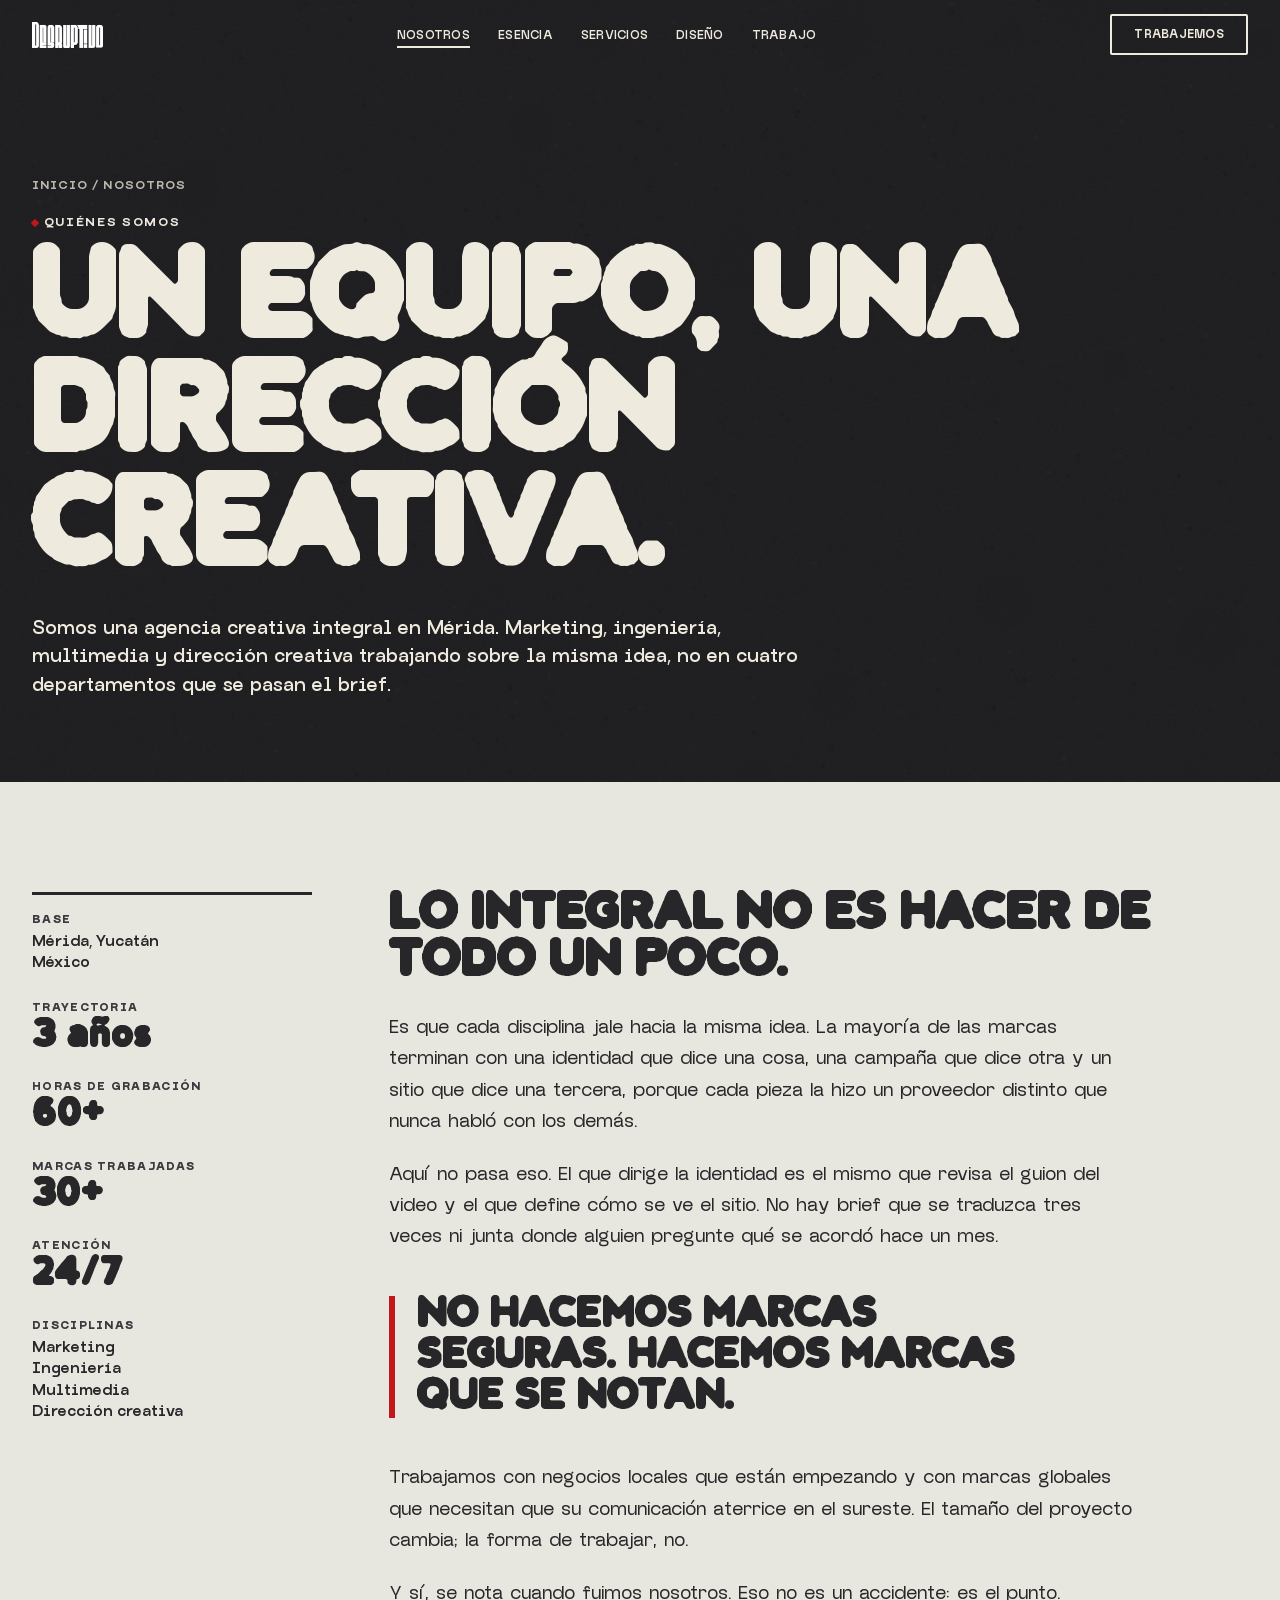
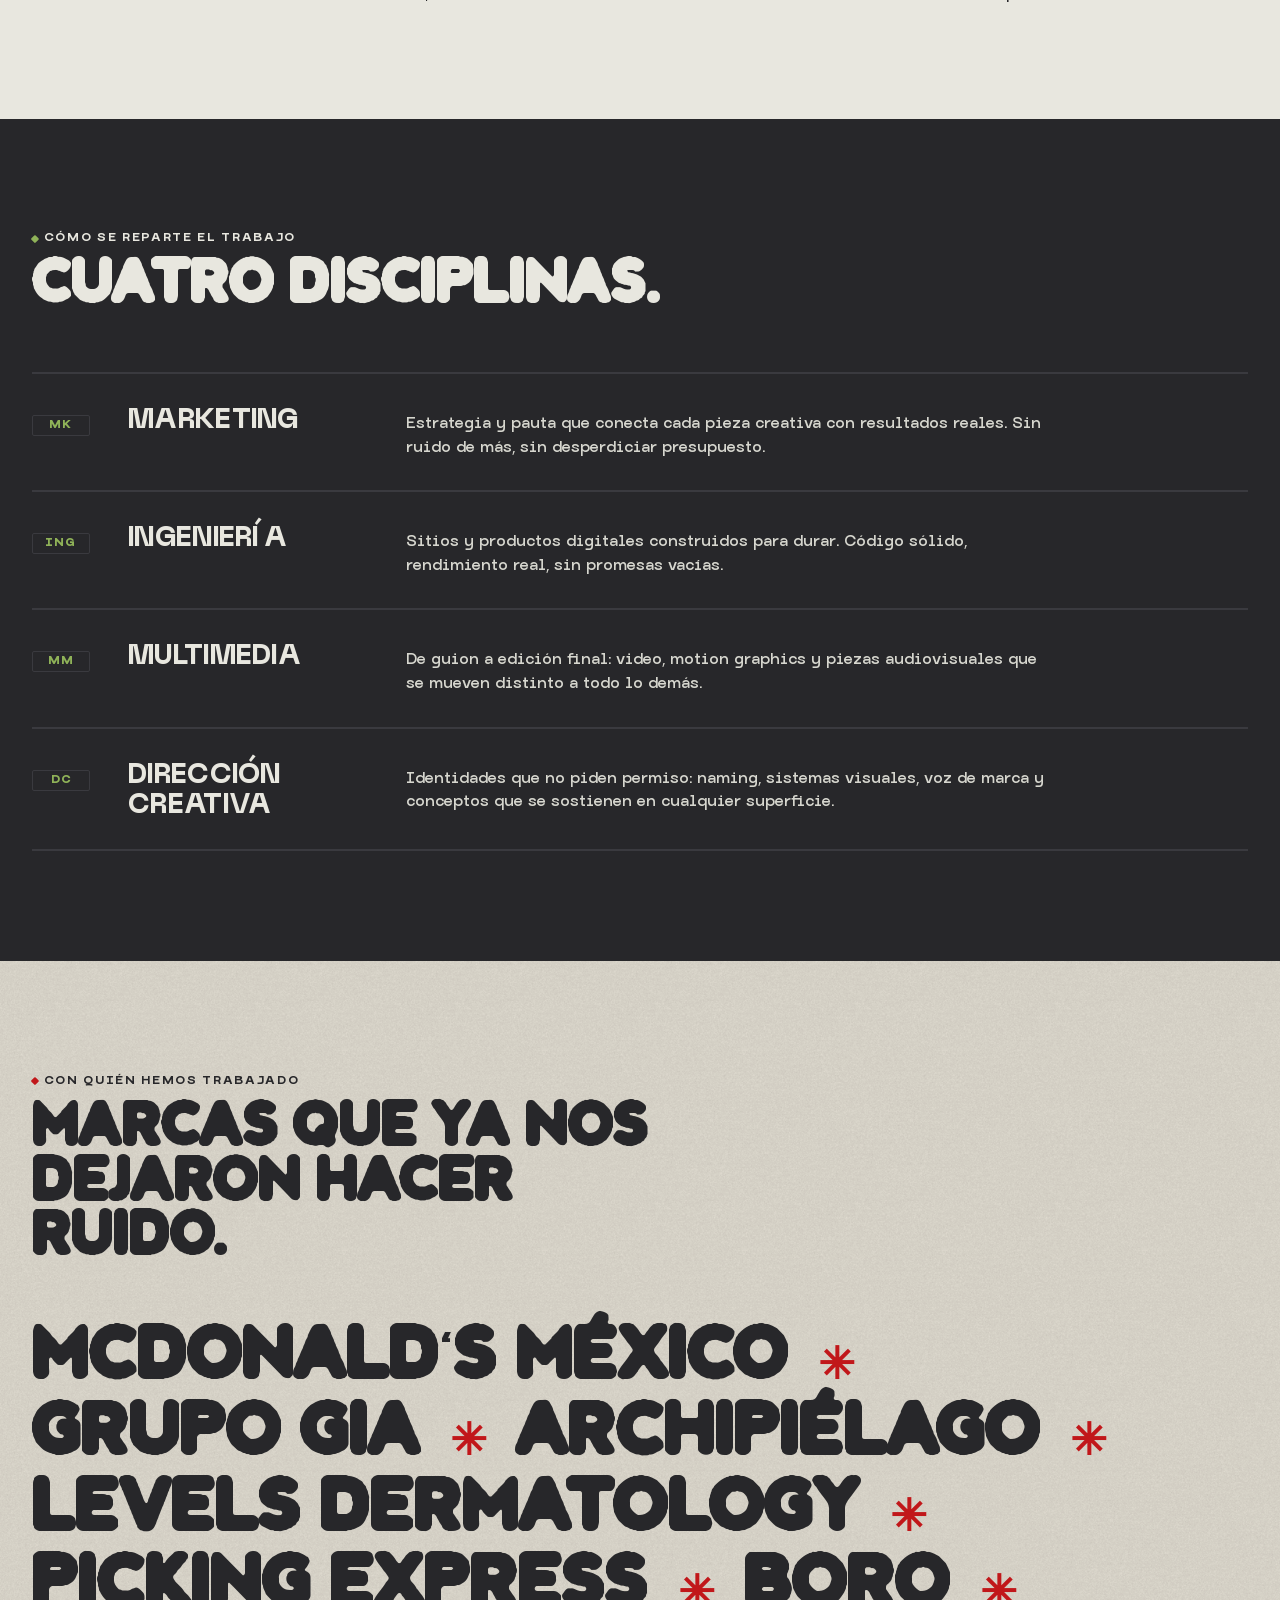
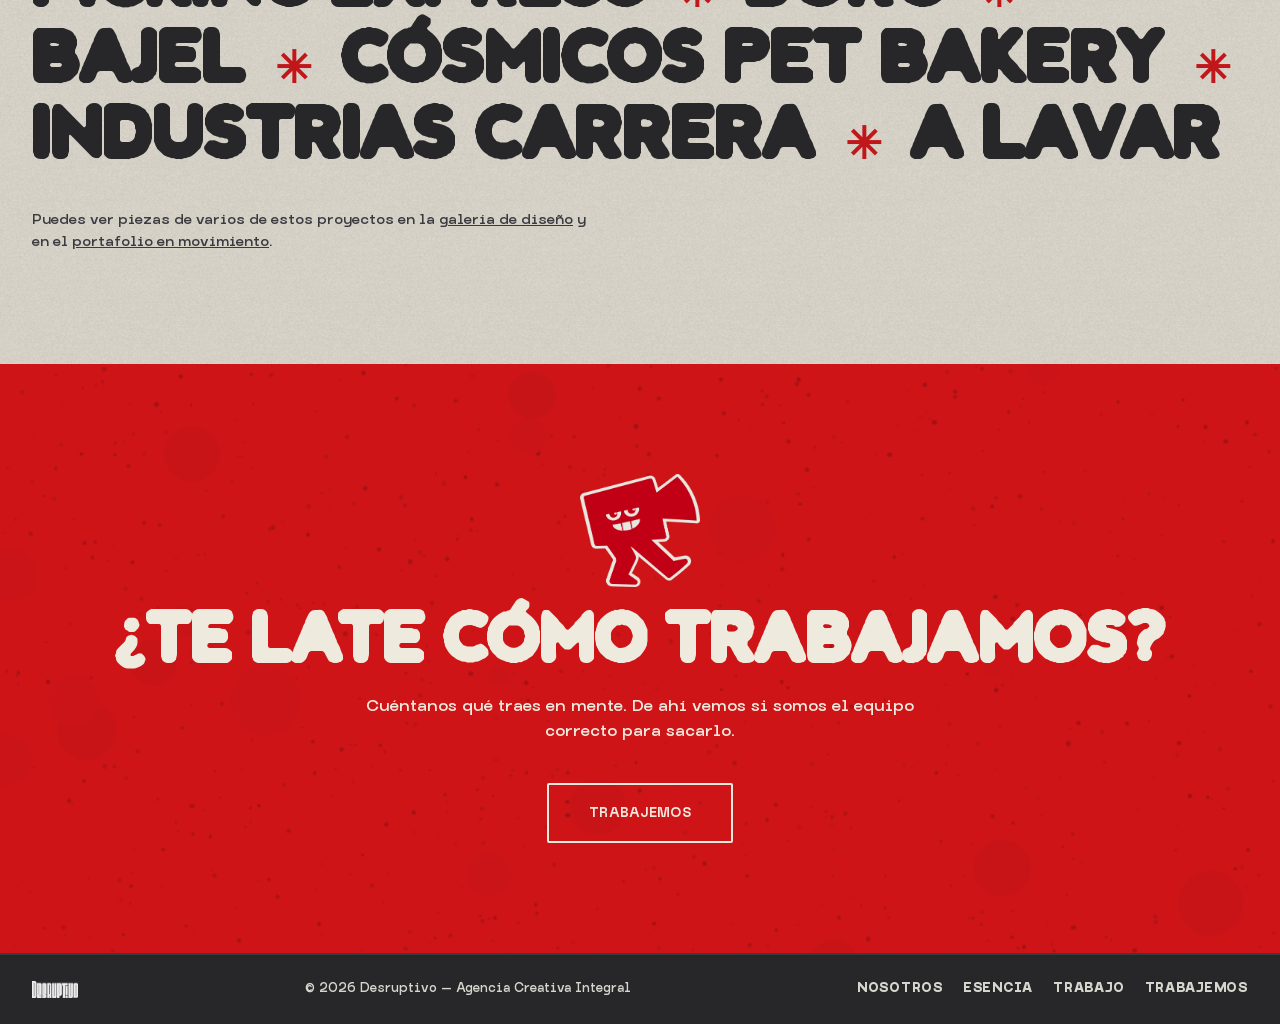
<file: nosotros.html>
<!DOCTYPE html>
<html lang="es">
<head>
<meta charset="UTF-8">
<meta name="viewport" content="width=device-width, initial-scale=1.0">
<meta name="color-scheme" content="light only">
<meta name="theme-color" content="#27272a">
<title>Nosotros — DESRUPTIVO</title>
<meta name="description" content="Somos una agencia creativa integral en Mérida, Yucatán. Marketing, ingeniería, multimedia y dirección creativa en un solo equipo, sin departamentos aislados.">
<link rel="canonical" href="https://desruptivomx-sketch.github.io/desruptivo-web/nosotros.html">

<link rel="icon" href="favicon.ico" sizes="any">
<link rel="icon" type="image/png" sizes="32x32" href="img/favicon-32.png">
<link rel="apple-touch-icon" sizes="180x180" href="img/favicon-180.png">
<link rel="manifest" href="site.webmanifest">

<meta property="og:type" content="website">
<meta property="og:site_name" content="Desruptivo">
<meta property="og:locale" content="es_MX">
<meta property="og:url" content="https://desruptivomx-sketch.github.io/desruptivo-web/nosotros.html">
<meta property="og:title" content="Nosotros — DESRUPTIVO">
<meta property="og:description" content="Un equipo, una dirección creativa. Marketing, ingeniería, multimedia y dirección creativa desde Mérida, Yucatán.">
<meta property="og:image" content="https://desruptivomx-sketch.github.io/desruptivo-web/img/og-desruptivo.jpg">
<meta property="og:image:width" content="1200">
<meta property="og:image:height" content="630">
<meta name="twitter:card" content="summary_large_image">
<meta name="twitter:image" content="https://desruptivomx-sketch.github.io/desruptivo-web/img/og-desruptivo.jpg">

<link rel="preload" href="fonts/SquidBoy-Bold.woff2" as="font" type="font/woff2" crossorigin>
<link rel="preload" href="fonts/Monoglyphic-VF.woff2" as="font" type="font/woff2" crossorigin>
<link rel="stylesheet" href="css/desruptivo.css">
<style>
  /* ---------- FICHA TÉCNICA ---------- */
  .about{background:var(--cream);}
  .about-grid{
    display:grid;
    grid-template-columns:minmax(200px,280px) 1fr;
    gap:clamp(36px,6vw,90px);
    align-items:start;
  }
  .ficha{
    border-top:3px solid var(--carbon);
    padding-top:20px;
    position:sticky;top:96px;
  }
  .ficha dl{display:grid;gap:28px;}
  .ficha dt{
    font-size:.68rem;letter-spacing:.12em;text-transform:uppercase;
    font-weight:700;color:var(--carbon-soft);margin-bottom:5px;
  }
  .ficha dd{font-size:.92rem;line-height:1.45;font-weight:500;}
  .ficha .big{
    font-family:var(--f-display);font-weight:700;
    font-size:2.4rem;line-height:.9;
  }
  .prose p{
    font-family:var(--f-wide);
    font-weight:400;
    font-size:clamp(1.02rem,1.5vw,1.2rem);
    line-height:1.62;
    max-width:62ch;
  }
  .prose p + p{margin-top:1.15em;}
  .prose h2{
    font-size:clamp(2rem,4.4vw,3.1rem);
    margin-bottom:26px;
  }
  .prose .pull{
    font-family:var(--f-display);
    font-weight:700;text-transform:uppercase;
    font-size:clamp(1.6rem,3.4vw,2.5rem);
    line-height:1.02;
    margin:44px 0;
    padding-left:22px;
    border-left:6px solid var(--red);
    max-width:26ch;
  }

  /* ---------- DISCIPLINAS ---------- */
  .disciplinas{background:var(--carbon);color:var(--cream);}
  .disciplinas .eyebrow::before{background:var(--green);}
  .disc-list{border-top:2px solid var(--carbon-soft);}
  .disc-row{
    display:grid;
    grid-template-columns:3.6rem minmax(0,15rem) 1fr;
    gap:clamp(16px,3vw,44px);
    align-items:baseline;
    padding:30px 0;
    border-bottom:2px solid var(--carbon-soft);
  }
  .disc-row .num{
    font-family:var(--f-mono);font-weight:700;
    font-size:.72rem;letter-spacing:.1em;
    color:var(--green);
    border:1.5px solid var(--carbon-soft);
    border-radius:2px;
    padding:3px 0;
    text-align:center;
  }
  .disc-row h3{font-size:clamp(1.3rem,2.6vw,1.9rem);}
  .disc-row p{font-size:.95rem;line-height:1.55;color:var(--grey);max-width:54ch;}

  /* ---------- CLIENTES ---------- */
  .clientes{background:var(--paper);}
  .clientes::before{
    content:"";position:absolute;inset:0;
    background:url('img/textura-grano.png') 0 0/200px 200px repeat;
    mix-blend-mode:multiply;opacity:.22;pointer-events:none;
  }
  .clientes .wrap{position:relative;z-index:2;}
  .roster{
    font-family:var(--f-display);
    font-weight:700;text-transform:uppercase;
    font-size:clamp(1.9rem,6.2vw,4.4rem);
    line-height:1.02;
    display:flex;flex-wrap:wrap;
    align-items:baseline;
    column-gap:.42em;row-gap:.06em;
  }
  .roster li{list-style:none;}
  .roster .sep{color:var(--red);font-size:.62em;}
  .clientes-note{
    margin-top:34px;font-size:.88rem;line-height:1.55;
    max-width:52ch;color:var(--carbon-soft);
  }

  /* ---------- CIERRE ---------- */
  .cierre{background:var(--red-ink);color:var(--paper);text-align:center;overflow:hidden;}
  .cierre::before{
    content:"";position:absolute;inset:0;pointer-events:none;
    background:url('img/textura-rayones.png') center/cover no-repeat;
    mix-blend-mode:multiply;opacity:.38;
  }
  .cierre .wrap{position:relative;z-index:2;}
  .cierre h2{font-size:clamp(2.1rem,6vw,4.2rem);margin-bottom:18px;}
  .cierre p{max-width:46ch;margin:0 auto 38px;line-height:1.55;}
  .cierre .mascota{width:min(120px,26vw);margin:0 auto 26px;}

  @media (max-width:820px){
    .about-grid{grid-template-columns:1fr;}
    .ficha{position:static;}
    .ficha dl{grid-template-columns:repeat(2,1fr);gap:22px 26px;}
    .disc-row{grid-template-columns:3.4rem 1fr;row-gap:10px;}
    .disc-row p{grid-column:2;}
  }
  @media (max-width:480px){
    .ficha dl{grid-template-columns:1fr;}
  }
</style>
</head>
<body>

<header>
  <div class="nav-inner">
    <a href="index.html" class="nav-logo" aria-label="Desruptivo — inicio"><img src="img/logo-desruptivo.png" alt="Desruptivo"></a>
    <nav class="links">
      <a href="nosotros.html" aria-current="page">Nosotros</a>
      <a href="esencia.html">Esencia</a>
      <a href="index.html#servicios">Servicios</a>
      <a href="index.html#diseno">Diseño</a>
      <a href="index.html#trabajo">Trabajo</a>
    </nav>
    <a href="trabajemos.html" class="nav-cta">Trabajemos</a>
    <button class="burger" aria-label="Abrir menú"><span></span><span></span><span></span></button>
  </div>
</header>

<main>

<section class="page-hero">
  <div class="page-hero-print" aria-hidden="true"></div>
  <div class="wrap">
    <p class="crumbs"><a href="index.html">Inicio</a> / Nosotros</p>
    <span class="eyebrow">Quiénes somos</span>
    <h1>Un equipo, una dirección creativa.</h1>
    <p class="lede">Somos una agencia creativa integral en Mérida. Marketing, ingeniería, multimedia y dirección creativa trabajando sobre la misma idea, no en cuatro departamentos que se pasan el brief.</p>
  </div>
</section>

<section class="about">
  <div class="wrap about-grid">
    <aside class="ficha reveal">
      <dl>
        <div>
          <dt>Base</dt>
          <dd>Mérida, Yucatán<br>México</dd>
        </div>
        <div>
          <dt>Trayectoria</dt>
          <dd class="big">3 años</dd>
        </div>
        <div>
          <dt>Horas de grabación</dt>
          <dd class="big">60+</dd>
        </div>
        <div>
          <dt>Marcas trabajadas</dt>
          <dd class="big">30+</dd>
        </div>
        <div>
          <dt>Atención</dt>
          <dd class="big">24/7</dd>
        </div>
        <div>
          <dt>Disciplinas</dt>
          <dd>Marketing<br>Ingeniería<br>Multimedia<br>Dirección creativa</dd>
        </div>
      </dl>
    </aside>

    <div class="prose reveal">
      <h2>Lo integral no es hacer de todo un poco.</h2>
      <p>Es que cada disciplina jale hacia la misma idea. La mayoría de las marcas terminan con una identidad que dice una cosa, una campaña que dice otra y un sitio que dice una tercera, porque cada pieza la hizo un proveedor distinto que nunca habló con los demás.</p>
      <p>Aquí no pasa eso. El que dirige la identidad es el mismo que revisa el guion del video y el que define cómo se ve el sitio. No hay brief que se traduzca tres veces ni junta donde alguien pregunte qué se acordó hace un mes.</p>
      <p class="pull">No hacemos marcas seguras. Hacemos marcas que se notan.</p>
      <p>Trabajamos con negocios locales que están empezando y con marcas globales que necesitan que su comunicación aterrice en el sureste. El tamaño del proyecto cambia; la forma de trabajar, no.</p>
      <p>Y sí, se nota cuando fuimos nosotros. Eso no es un accidente: es el punto.</p>
    </div>
  </div>
</section>

<section class="disciplinas">
  <div class="wrap">
    <div class="section-head reveal">
      <span class="eyebrow">Cómo se reparte el trabajo</span>
      <h2>Cuatro disciplinas.</h2>
    </div>
    <div class="disc-list">
      <div class="disc-row reveal">
        <span class="num" aria-hidden="true">MK</span>
        <h3>Marketing</h3>
        <p>Estrategia y pauta que conecta cada pieza creativa con resultados reales. Sin ruido de más, sin desperdiciar presupuesto.</p>
      </div>
      <div class="disc-row reveal">
        <span class="num" aria-hidden="true">ING</span>
        <h3>Ingeniería</h3>
        <p>Sitios y productos digitales construidos para durar. Código sólido, rendimiento real, sin promesas vacías.</p>
      </div>
      <div class="disc-row reveal">
        <span class="num" aria-hidden="true">MM</span>
        <h3>Multimedia</h3>
        <p>De guion a edición final: video, motion graphics y piezas audiovisuales que se mueven distinto a todo lo demás.</p>
      </div>
      <div class="disc-row reveal">
        <span class="num" aria-hidden="true">DC</span>
        <h3>Dirección creativa</h3>
        <p>Identidades que no piden permiso: naming, sistemas visuales, voz de marca y conceptos que se sostienen en cualquier superficie.</p>
      </div>
    </div>
  </div>
</section>

<!--
  ============================================================
  SECCIÓN DE EQUIPO — PENDIENTE
  No la puse porque no tengo los nombres, roles ni fotos.
  Para activarla: descomenta este bloque, agrega las fotos en
  img/equipo/ y llena los datos. El CSS ya lo soporta con
  .disc-row, o pídeme que le haga un layout propio.
  ============================================================
<section class="equipo">
  <div class="wrap">
    <div class="section-head">
      <span class="eyebrow">El equipo</span>
      <h2>Quién lo hace.</h2>
    </div>
    ... nombre, rol, foto ...
  </div>
</section>
-->

<section class="clientes">
  <div class="wrap">
    <div class="section-head reveal">
      <span class="eyebrow">Con quién hemos trabajado</span>
      <h2>Marcas que ya nos dejaron hacer ruido.</h2>
    </div>
    <ul class="roster reveal">
      <li>McDonald's México</li><li class="sep" aria-hidden="true">✳</li>
      <li>Grupo Gia</li><li class="sep" aria-hidden="true">✳</li>
      <li>Archipiélago</li><li class="sep" aria-hidden="true">✳</li>
      <li>Levels Dermatology</li><li class="sep" aria-hidden="true">✳</li>
      <li>Picking Express</li><li class="sep" aria-hidden="true">✳</li>
      <li>Boro</li><li class="sep" aria-hidden="true">✳</li>
      <li>Bajel</li><li class="sep" aria-hidden="true">✳</li>
      <li>Cósmicos Pet Bakery</li><li class="sep" aria-hidden="true">✳</li>
      <li>Industrias Carrera</li><li class="sep" aria-hidden="true">✳</li>
      <li>A Lavar</li>
    </ul>
    <p class="clientes-note">Puedes ver piezas de varios de estos proyectos en la <a href="index.html#diseno" style="text-decoration:underline;">galería de diseño</a> y en el <a href="index.html#trabajo" style="text-decoration:underline;">portafolio en movimiento</a>.</p>
  </div>
</section>

<section class="cierre">
  <div class="wrap">
    <img src="img/mascota-desruptivo.png" alt="" class="mascota">
    <h2>¿Te late cómo trabajamos?</h2>
    <p>Cuéntanos qué traes en mente. De ahí vemos si somos el equipo correcto para sacarlo.</p>
    <a href="trabajemos.html" class="btn-ghost">Trabajemos</a>
  </div>
</section>

</main>

<footer>
  <div class="wrap">
    <a href="index.html" aria-label="Desruptivo — inicio"><img src="img/logo-desruptivo.png" alt="Desruptivo" class="footer-logo-img"></a>
    <p>© 2026 Desruptivo — Agencia Creativa Integral</p>
    <div class="fsocial">
      <a href="nosotros.html">Nosotros</a>
      <a href="esencia.html">Esencia</a>
      <a href="index.html#trabajo">Trabajo</a>
      <a href="trabajemos.html">Trabajemos</a>
    </div>
  </div>
</footer>

<script src="js/desruptivo.js"></script>
</body>
</html>
</file>
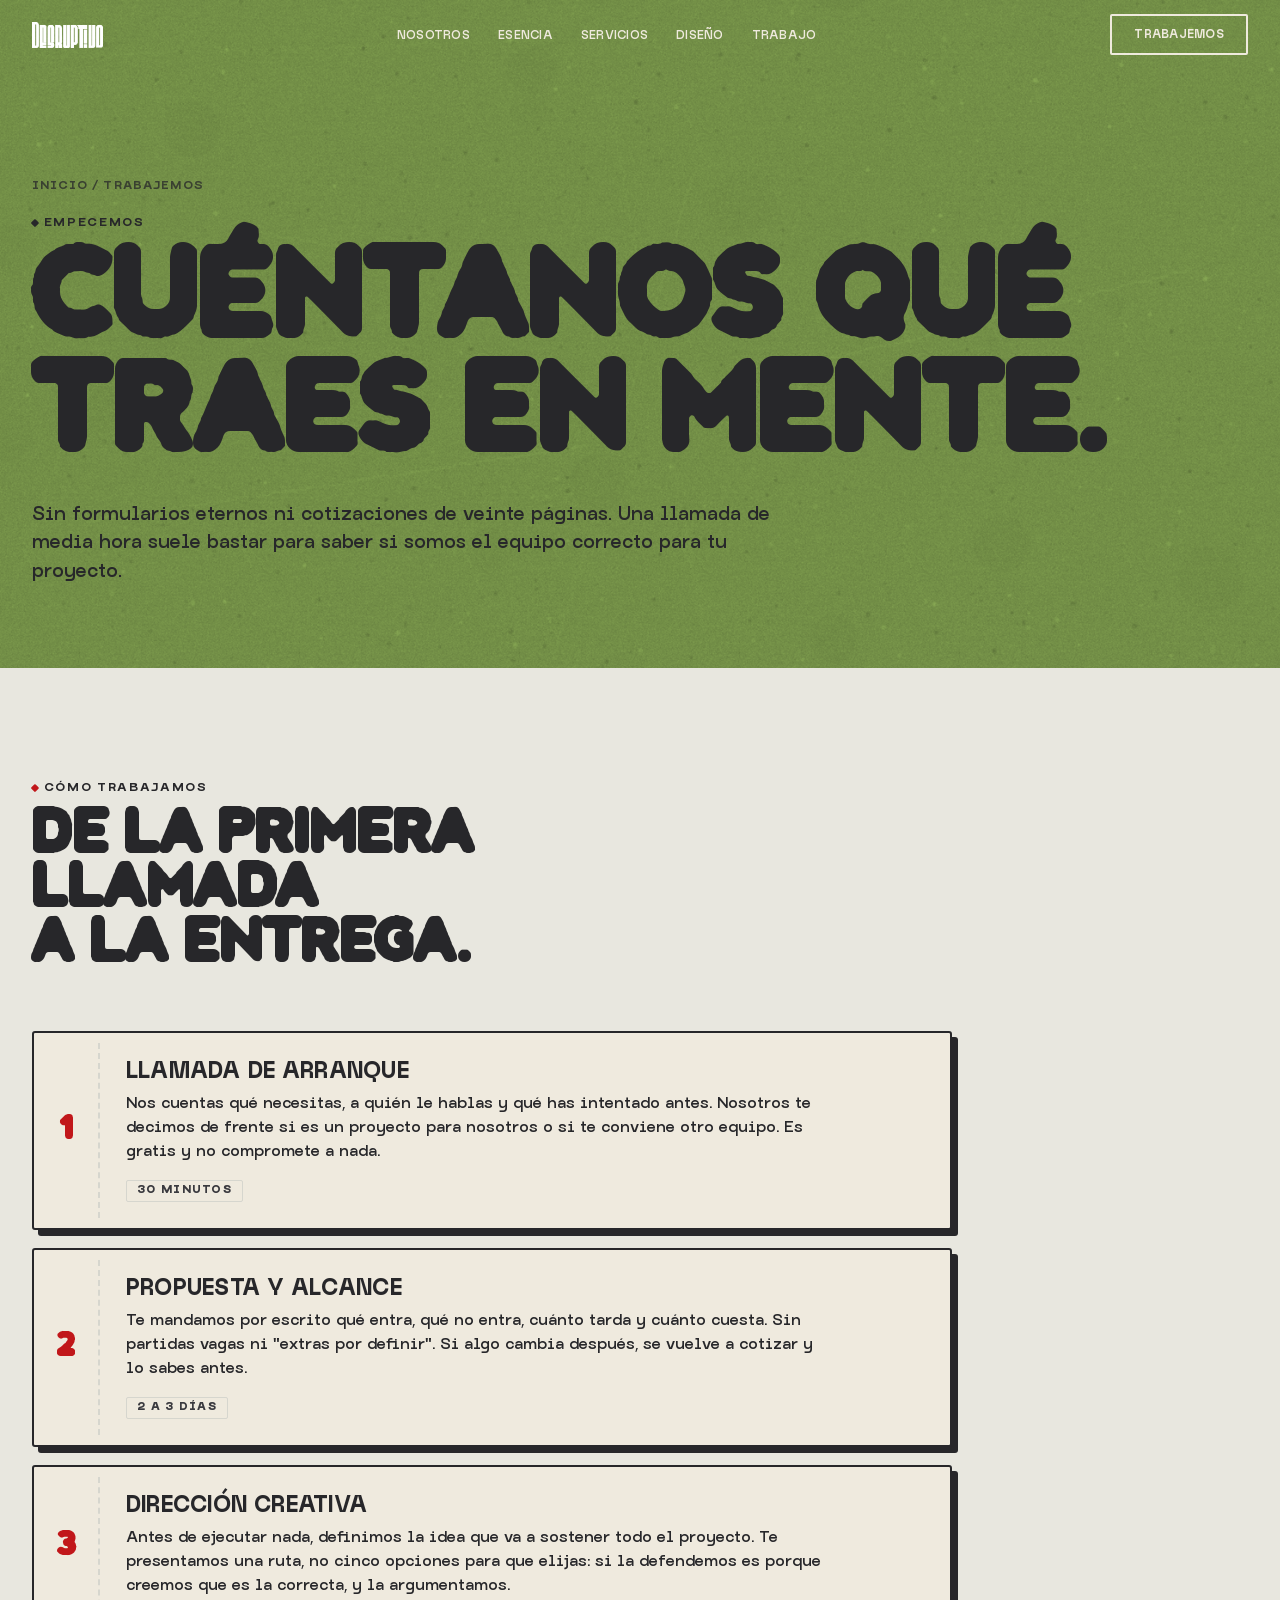
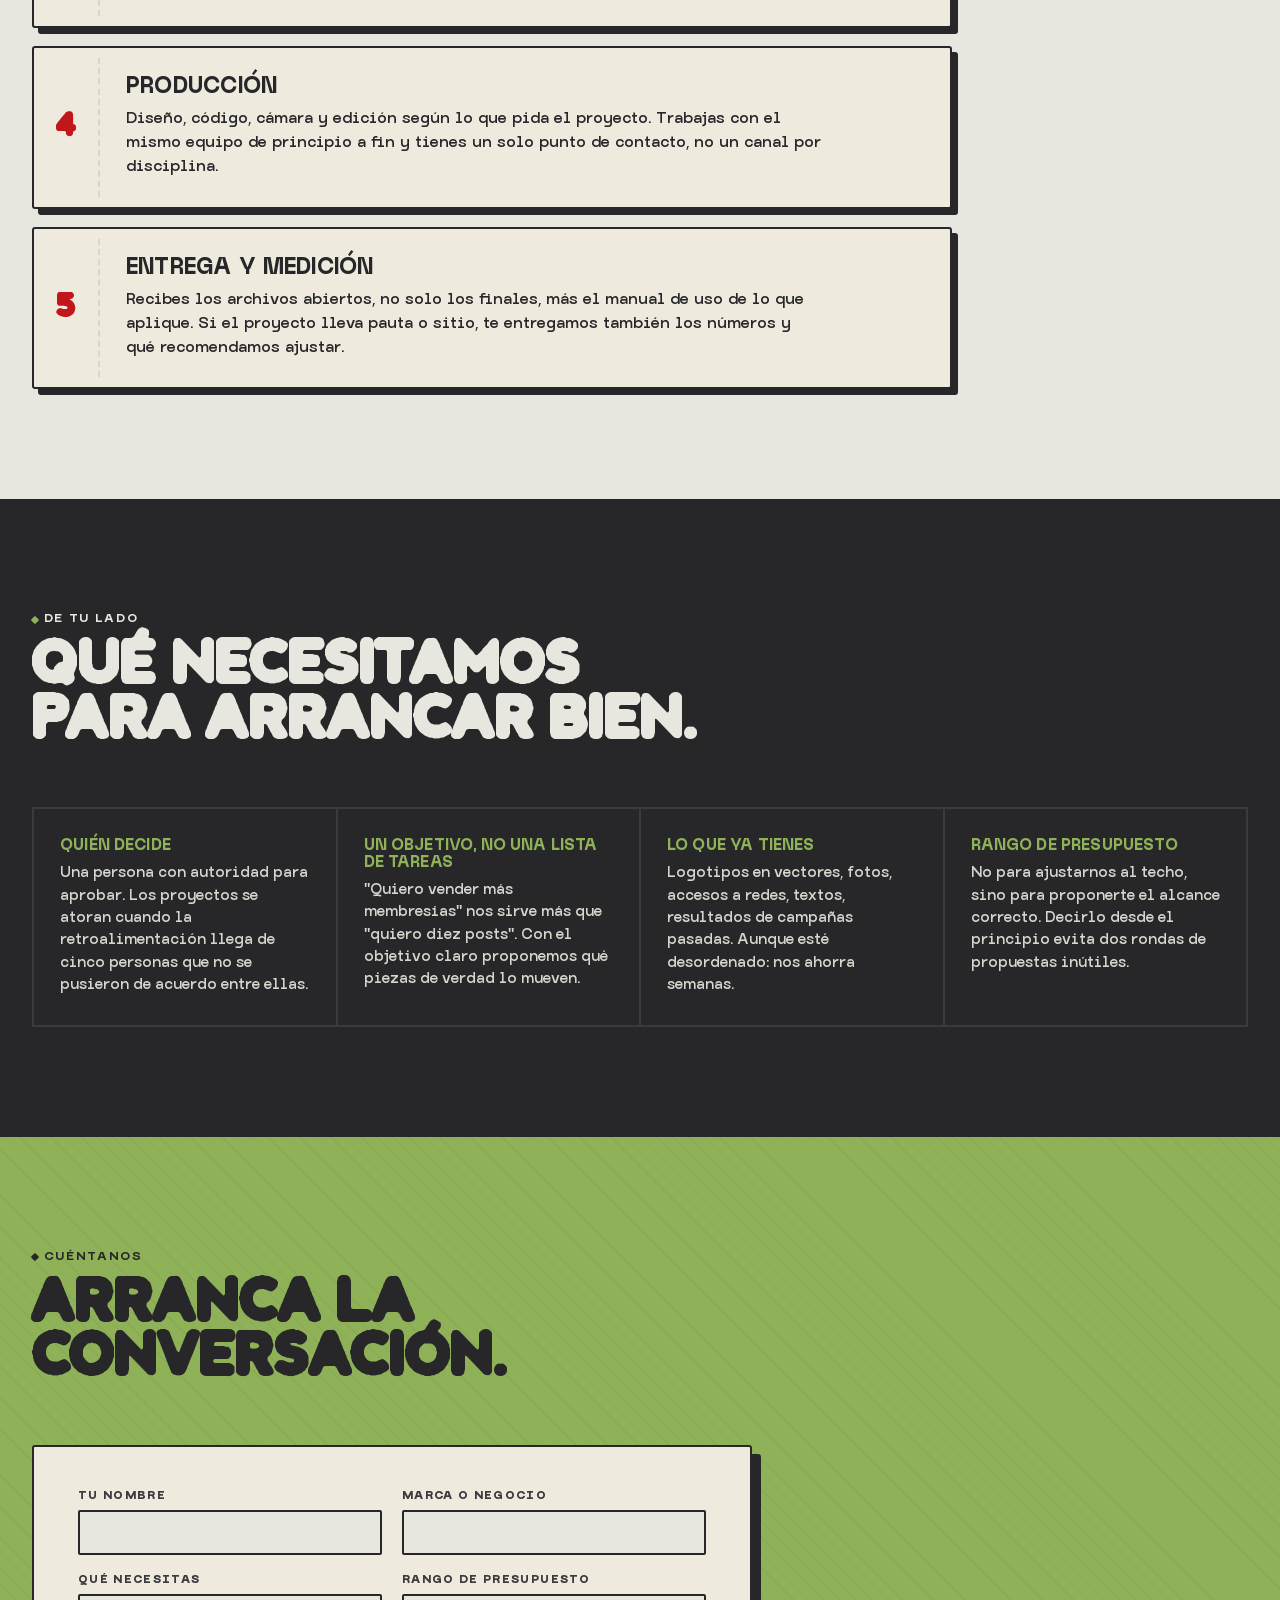
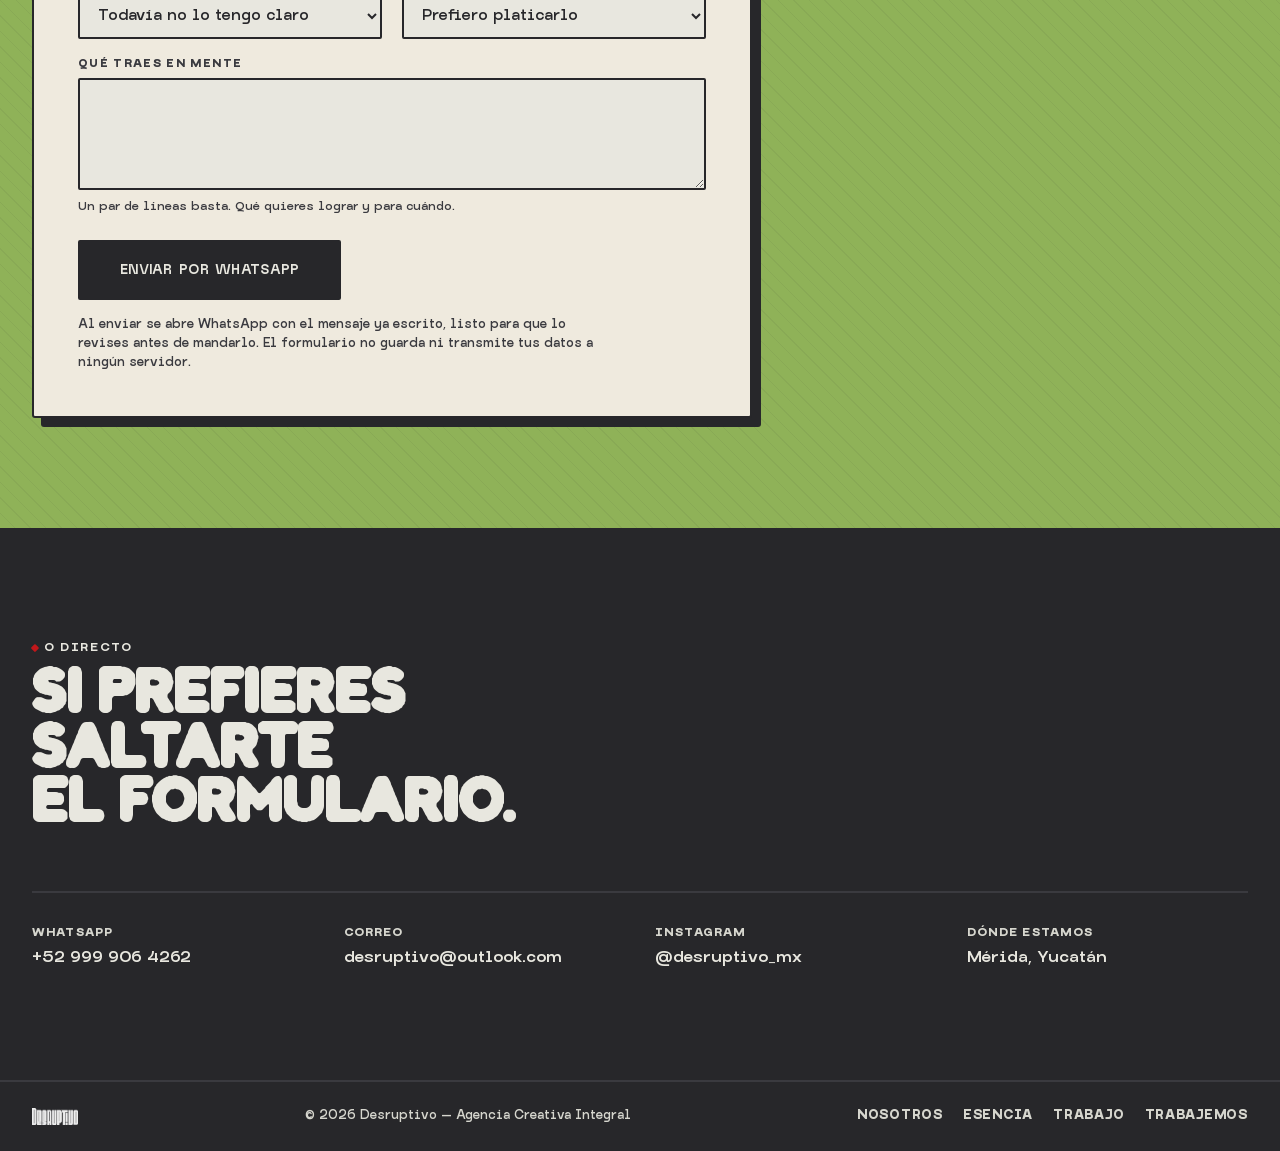
<file: trabajemos.html>
<!DOCTYPE html>
<html lang="es">
<head>
<meta charset="UTF-8">
<meta name="viewport" content="width=device-width, initial-scale=1.0">
<meta name="color-scheme" content="light only">
<meta name="theme-color" content="#8fb258">
<title>Trabajemos — DESRUPTIVO</title>
<meta name="description" content="Cómo arrancamos un proyecto, qué necesitamos de ti y cómo contactarnos. Agencia creativa integral en Mérida, Yucatán.">
<link rel="canonical" href="https://desruptivomx-sketch.github.io/desruptivo-web/trabajemos.html">

<link rel="icon" href="favicon.ico" sizes="any">
<link rel="icon" type="image/png" sizes="32x32" href="img/favicon-32.png">
<link rel="apple-touch-icon" sizes="180x180" href="img/favicon-180.png">
<link rel="manifest" href="site.webmanifest">

<meta property="og:type" content="website">
<meta property="og:site_name" content="Desruptivo">
<meta property="og:locale" content="es_MX">
<meta property="og:url" content="https://desruptivomx-sketch.github.io/desruptivo-web/trabajemos.html">
<meta property="og:title" content="Trabajemos — DESRUPTIVO">
<meta property="og:description" content="Cinco pasos de la primera llamada a la entrega. Cuéntanos qué traes en mente.">
<meta property="og:image" content="https://desruptivomx-sketch.github.io/desruptivo-web/img/og-desruptivo.jpg">
<meta property="og:image:width" content="1200">
<meta property="og:image:height" content="630">
<meta name="twitter:card" content="summary_large_image">
<meta name="twitter:image" content="https://desruptivomx-sketch.github.io/desruptivo-web/img/og-desruptivo.jpg">

<link rel="preload" href="fonts/SquidBoy-Bold.woff2" as="font" type="font/woff2" crossorigin>
<link rel="preload" href="fonts/Monoglyphic-VF.woff2" as="font" type="font/woff2" crossorigin>
<link rel="stylesheet" href="css/desruptivo.css">
<style>
  /* ---------- PROCESO: BOLETOS PERFORADOS ---------- */
  .proceso{background:var(--cream);}
  .pasos{
    position:relative;
    display:grid;gap:18px;
    max-width:920px;
  }
  .paso{
    position:relative;
    background:var(--paper);
    border:2px solid var(--carbon);
    border-radius:3px;
    padding:26px 30px 26px 92px;
    box-shadow:6px 6px 0 var(--carbon);
  }
  /* Talón perforado del boleto */
  .paso::before{
    content:"";
    position:absolute;left:64px;top:10px;bottom:10px;
    border-left:2px dashed var(--grey);
  }
  .paso .num{
    position:absolute;left:0;top:0;bottom:0;width:64px;
    display:flex;align-items:center;justify-content:center;
    font-family:var(--f-display);font-weight:700;
    font-size:2rem;line-height:1;
    color:var(--red);
  }
  .paso h3{font-size:clamp(1.15rem,2.2vw,1.5rem);margin-bottom:10px;}
  .paso p{font-size:.95rem;line-height:1.6;max-width:58ch;}
  .paso .dura{
    display:inline-block;margin-top:14px;
    font-size:.68rem;letter-spacing:.12em;text-transform:uppercase;
    font-weight:700;color:var(--carbon-soft);
    border:1.5px solid var(--grey);border-radius:2px;
    padding:4px 10px;
  }

  /* ---------- QUÉ NECESITAMOS ---------- */
  .insumos{background:var(--carbon);color:var(--cream);}
  .insumos .eyebrow::before{background:var(--green);}
  .insumos-grid{
    display:grid;grid-template-columns:repeat(auto-fit,minmax(250px,1fr));
    gap:2px;background:var(--carbon-soft);
    border:2px solid var(--carbon-soft);
  }
  .insumo{background:var(--carbon);padding:28px 26px;}
  .insumo h3{font-size:1.05rem;margin-bottom:9px;color:var(--green);}
  .insumo p{font-size:.9rem;line-height:1.55;color:var(--grey);}

  /* ---------- FORMULARIO ---------- */
  .arranque{
    background:var(--green);
    background-image:repeating-linear-gradient(45deg, transparent 0 10px, rgba(39,39,42,.06) 10px 11px);
    color:var(--carbon);
  }
  .arranque .eyebrow::before{background:var(--carbon);}
  .form-shell{
    max-width:720px;
    background:var(--paper);
    border:2px solid var(--carbon);
    border-radius:3px;
    box-shadow:9px 9px 0 var(--carbon);
    padding:clamp(26px,4vw,44px);
  }
  .form-grid{display:grid;gap:20px;}
  .field label{
    display:block;
    font-size:.7rem;letter-spacing:.12em;text-transform:uppercase;
    font-weight:700;margin-bottom:7px;color:var(--carbon-soft);
  }
  .field input,.field select,.field textarea{
    width:100%;
    font-family:var(--f-mono);font-size:.95rem;font-weight:450;
    color:var(--carbon);
    background:var(--cream);
    border:2px solid var(--carbon);
    border-radius:2px;
    padding:12px 14px;
  }
  .field textarea{min-height:112px;resize:vertical;}
  .field input:focus,.field select:focus,.field textarea:focus{
    outline:3px solid var(--red);outline-offset:1px;
  }
  .field .hint{display:block;margin-top:6px;font-size:.75rem;color:var(--carbon-soft);}
  .form-row{display:grid;grid-template-columns:1fr 1fr;gap:20px;}
  .form-foot{margin-top:26px;}
  .form-note{margin-top:16px;font-size:.78rem;line-height:1.5;color:var(--carbon-soft);max-width:52ch;}
  .form-error{
    display:none;margin-bottom:18px;
    background:var(--red);color:var(--cream);
    border-radius:2px;padding:11px 14px;
    font-size:.85rem;font-weight:600;
  }
  .form-error.visible{display:block;}

  /* ---------- CONTACTO DIRECTO ---------- */
  .directo{background:var(--carbon);color:var(--cream);}
  .directo-grid{
    display:grid;grid-template-columns:repeat(auto-fit,minmax(220px,1fr));
    gap:30px;
    border-top:2px solid var(--carbon-soft);padding-top:34px;
  }
  .directo .col span{
    display:block;color:var(--grey);font-size:.72rem;
    text-transform:uppercase;letter-spacing:.1em;margin-bottom:7px;font-weight:700;
  }
  .directo .col a,.directo .col p{
    font-size:1rem;font-weight:500;
    display:inline-block;padding:2px 0;
    border-bottom:1.5px solid transparent;
    transition:border-color .2s ease,color .2s ease;
  }
  .directo .col a:hover,.directo .col a:focus-visible{color:var(--red);border-bottom-color:var(--red);}

  @media (max-width:560px){
    .form-row{grid-template-columns:1fr;}
    .paso{padding:22px 22px 22px 74px;box-shadow:4px 4px 0 var(--carbon);}
    .paso::before{left:52px;}
    .paso .num{width:52px;font-size:1.6rem;}
  }
</style>
</head>
<body>

<header>
  <div class="nav-inner">
    <a href="index.html" class="nav-logo" aria-label="Desruptivo — inicio"><img src="img/logo-desruptivo.png" alt="Desruptivo"></a>
    <nav class="links">
      <a href="nosotros.html">Nosotros</a>
      <a href="esencia.html">Esencia</a>
      <a href="index.html#servicios">Servicios</a>
      <a href="index.html#diseno">Diseño</a>
      <a href="index.html#trabajo">Trabajo</a>
    </nav>
    <a href="trabajemos.html" class="nav-cta" aria-current="page">Trabajemos</a>
    <button class="burger" aria-label="Abrir menú"><span></span><span></span><span></span></button>
  </div>
</header>

<main>

<section class="page-hero page-hero--green">
  <div class="page-hero-print" aria-hidden="true"></div>
  <div class="wrap">
    <p class="crumbs"><a href="index.html">Inicio</a> / Trabajemos</p>
    <span class="eyebrow">Empecemos</span>
    <h1>Cuéntanos qué traes en mente.</h1>
    <p class="lede">Sin formularios eternos ni cotizaciones de veinte páginas. Una llamada de media hora suele bastar para saber si somos el equipo correcto para tu proyecto.</p>
  </div>
</section>

<!--
  ============================================================
  OJO: EL PROCESO DE ABAJO ES UN BORRADOR
  Lo escribí con una estructura estándar de agencia porque no
  me diste tu proceso real. Revisa los pasos, los nombres y
  sobre todo los tiempos ("48 horas", "2 a 3 días") antes de
  darlo por bueno: son promesas que el cliente te va a cobrar.
  ============================================================
-->
<section class="proceso">
  <div class="wrap">
    <div class="section-head reveal">
      <span class="eyebrow">Cómo trabajamos</span>
      <h2>De la primera llamada<br>a la entrega.</h2>
    </div>
    <div class="pasos">
      <article class="paso reveal">
        <span class="num" aria-hidden="true">1</span>
        <h3>Llamada de arranque</h3>
        <p>Nos cuentas qué necesitas, a quién le hablas y qué has intentado antes. Nosotros te decimos de frente si es un proyecto para nosotros o si te conviene otro equipo. Es gratis y no compromete a nada.</p>
        <span class="dura">30 minutos</span>
      </article>
      <article class="paso reveal">
        <span class="num" aria-hidden="true">2</span>
        <h3>Propuesta y alcance</h3>
        <p>Te mandamos por escrito qué entra, qué no entra, cuánto tarda y cuánto cuesta. Sin partidas vagas ni "extras por definir". Si algo cambia después, se vuelve a cotizar y lo sabes antes.</p>
        <span class="dura">2 a 3 días</span>
      </article>
      <article class="paso reveal">
        <span class="num" aria-hidden="true">3</span>
        <h3>Dirección creativa</h3>
        <p>Antes de ejecutar nada, definimos la idea que va a sostener todo el proyecto. Te presentamos una ruta, no cinco opciones para que elijas: si la defendemos es porque creemos que es la correcta, y la argumentamos.</p>
      </article>
      <article class="paso reveal">
        <span class="num" aria-hidden="true">4</span>
        <h3>Producción</h3>
        <p>Diseño, código, cámara y edición según lo que pida el proyecto. Trabajas con el mismo equipo de principio a fin y tienes un solo punto de contacto, no un canal por disciplina.</p>
      </article>
      <article class="paso reveal">
        <span class="num" aria-hidden="true">5</span>
        <h3>Entrega y medición</h3>
        <p>Recibes los archivos abiertos, no solo los finales, más el manual de uso de lo que aplique. Si el proyecto lleva pauta o sitio, te entregamos también los números y qué recomendamos ajustar.</p>
      </article>
    </div>
  </div>
</section>

<section class="insumos">
  <div class="wrap">
    <div class="section-head reveal">
      <span class="eyebrow">De tu lado</span>
      <h2>Qué necesitamos<br>para arrancar bien.</h2>
    </div>
    <div class="insumos-grid reveal">
      <div class="insumo">
        <h3>Quién decide</h3>
        <p>Una persona con autoridad para aprobar. Los proyectos se atoran cuando la retroalimentación llega de cinco personas que no se pusieron de acuerdo entre ellas.</p>
      </div>
      <div class="insumo">
        <h3>Un objetivo, no una lista de tareas</h3>
        <p>"Quiero vender más membresías" nos sirve más que "quiero diez posts". Con el objetivo claro proponemos qué piezas de verdad lo mueven.</p>
      </div>
      <div class="insumo">
        <h3>Lo que ya tienes</h3>
        <p>Logotipos en vectores, fotos, accesos a redes, textos, resultados de campañas pasadas. Aunque esté desordenado: nos ahorra semanas.</p>
      </div>
      <div class="insumo">
        <h3>Rango de presupuesto</h3>
        <p>No para ajustarnos al techo, sino para proponerte el alcance correcto. Decirlo desde el principio evita dos rondas de propuestas inútiles.</p>
      </div>
    </div>
  </div>
</section>

<section class="arranque" id="formulario">
  <div class="wrap">
    <div class="section-head reveal">
      <span class="eyebrow">Cuéntanos</span>
      <h2>Arranca la conversación.</h2>
    </div>
    <div class="form-shell reveal">
      <p class="form-error" id="formError" role="alert"></p>
      <form id="briefForm" novalidate>
        <div class="form-grid">
          <div class="form-row">
            <div class="field">
              <label for="nombre">Tu nombre</label>
              <input type="text" id="nombre" name="nombre" autocomplete="name" required>
            </div>
            <div class="field">
              <label for="negocio">Marca o negocio</label>
              <input type="text" id="negocio" name="negocio" autocomplete="organization">
            </div>
          </div>
          <div class="form-row">
            <div class="field">
              <label for="necesito">Qué necesitas</label>
              <select id="necesito" name="necesito">
                <option value="Todavía no lo tengo claro">Todavía no lo tengo claro</option>
                <option value="Dirección creativa y branding">Dirección creativa y branding</option>
                <option value="Marketing y pauta">Marketing y pauta</option>
                <option value="Sitio o producto digital">Sitio o producto digital</option>
                <option value="Video y multimedia">Video y multimedia</option>
                <option value="Varias cosas a la vez">Varias cosas a la vez</option>
              </select>
            </div>
            <div class="field">
              <label for="presupuesto">Rango de presupuesto</label>
              <select id="presupuesto" name="presupuesto">
                <option value="Prefiero platicarlo">Prefiero platicarlo</option>
                <option value="Menos de 20 mil MXN">Menos de $20,000 MXN</option>
                <option value="20 a 50 mil MXN">$20,000 a $50,000 MXN</option>
                <option value="50 a 100 mil MXN">$50,000 a $100,000 MXN</option>
                <option value="Más de 100 mil MXN">Más de $100,000 MXN</option>
              </select>
            </div>
          </div>
          <div class="field">
            <label for="mensaje">Qué traes en mente</label>
            <textarea id="mensaje" name="mensaje" required></textarea>
            <span class="hint">Un par de líneas basta. Qué quieres lograr y para cuándo.</span>
          </div>
        </div>
        <div class="form-foot">
          <button type="submit" class="btn-dark">Enviar por WhatsApp</button>
          <p class="form-note">Al enviar se abre WhatsApp con el mensaje ya escrito, listo para que lo revises antes de mandarlo. El formulario no guarda ni transmite tus datos a ningún servidor.</p>
        </div>
      </form>
    </div>
  </div>
</section>

<section class="directo">
  <div class="wrap">
    <div class="section-head reveal">
      <span class="eyebrow">O directo</span>
      <h2>Si prefieres saltarte<br>el formulario.</h2>
    </div>
    <div class="directo-grid reveal">
      <div class="col">
        <span>WhatsApp</span>
        <a href="https://wa.me/529999064262?text=Hola%20Desruptivo%2C%20quiero%20platicar%20sobre%20un%20proyecto" target="_blank" rel="noopener">+52 999 906 4262</a>
      </div>
      <div class="col">
        <span>Correo</span>
        <a href="mailto:desruptivo@outlook.com?subject=Proyecto%20nuevo%20%E2%80%94%20Desruptivo">desruptivo@outlook.com</a>
      </div>
      <div class="col">
        <span>Instagram</span>
        <a href="https://instagram.com/desruptivo_mx" target="_blank" rel="noopener">@desruptivo_mx</a>
      </div>
      <div class="col">
        <span>Dónde estamos</span>
        <p>Mérida, Yucatán</p>
      </div>
    </div>
  </div>
</section>

</main>

<footer>
  <div class="wrap">
    <a href="index.html" aria-label="Desruptivo — inicio"><img src="img/logo-desruptivo.png" alt="Desruptivo" class="footer-logo-img"></a>
    <p>© 2026 Desruptivo — Agencia Creativa Integral</p>
    <div class="fsocial">
      <a href="nosotros.html">Nosotros</a>
      <a href="esencia.html">Esencia</a>
      <a href="index.html#trabajo">Trabajo</a>
      <a href="trabajemos.html">Trabajemos</a>
    </div>
  </div>
</footer>

<script src="js/desruptivo.js"></script>
<script>
  // El formulario no manda nada a ningún servidor: arma un mensaje
  // de WhatsApp y abre el chat para que el cliente lo revise y envíe.
  (function () {
    var form = document.getElementById('briefForm');
    var box = document.getElementById('formError');
    if (!form) return;

    var TEL = '529999064262';

    var fail = function (msg, id) {
      box.textContent = msg;
      box.classList.add('visible');
      var f = document.getElementById(id);
      if (f) f.focus();
    };

    form.addEventListener('submit', function (e) {
      e.preventDefault();
      box.classList.remove('visible');

      var v = function (id) { return (document.getElementById(id).value || '').trim(); };
      var nombre = v('nombre');
      var mensaje = v('mensaje');

      if (!nombre) return fail('Falta tu nombre.', 'nombre');
      if (mensaje.length < 10) return fail('Cuéntanos un poco más en el último campo.', 'mensaje');

      var lineas = [
        'Hola Desruptivo, soy ' + nombre + '.',
        '',
        'Negocio: ' + (v('negocio') || 'sin definir'),
        'Necesito: ' + v('necesito'),
        'Presupuesto: ' + v('presupuesto'),
        '',
        mensaje
      ];

      window.open('https://wa.me/' + TEL + '?text=' + encodeURIComponent(lineas.join('\n')), '_blank', 'noopener');
    });
  })();
</script>
</body>
</html>
</file>
<file: css/desruptivo.css>
/* ==========================================================================
   DESRUPTIVO — shell compartido de las subpáginas
   Tokens, tipografías, nav, footer y utilidades.
   index.html todavía trae su CSS en línea; cuando se migre, este archivo
   es la fuente de verdad y de ahí se borra lo duplicado.
   ========================================================================== */

@font-face{font-family:'Squid Boy';src:url('../fonts/SquidBoy.woff2') format('woff2');font-weight:400;font-display:swap;}
@font-face{font-family:'Squid Boy';src:url('../fonts/SquidBoy-Bold.woff2') format('woff2');font-weight:700;font-display:swap;}
@font-face{font-family:'New Black';src:url('../fonts/NewBlack-Regular.woff2') format('woff2');font-weight:400;font-display:swap;}
@font-face{font-family:'New Black';src:url('../fonts/NewBlack-Medium.woff2') format('woff2');font-weight:500;font-display:swap;}
@font-face{font-family:'New Black';src:url('../fonts/NewBlack-SemiBold.woff2') format('woff2');font-weight:600;font-display:swap;}
@font-face{font-family:'New Black';src:url('../fonts/NewBlack-Bold.woff2') format('woff2');font-weight:700;font-display:swap;}
@font-face{font-family:'New Black';src:url('../fonts/NewBlack-ExtraBold.woff2') format('woff2');font-weight:800;font-display:swap;}
@font-face{font-family:'Monoglyphic';src:url('../fonts/Monoglyphic-VF.woff2') format('woff2');font-weight:100 900;font-display:swap;}
@font-face{font-family:'Casual Human';src:url('../fonts/CasualHuman.woff2') format('woff2');font-weight:400;font-display:swap;}
@font-face{font-family:'Casual Human';src:url('../fonts/CasualHuman-Bold.woff2') format('woff2');font-weight:700;font-display:swap;}
@font-face{font-family:'IT Trivane';src:url('../fonts/ITTrivane-Regular.woff2') format('woff2');font-weight:400;font-display:swap;}

:root{
  --f-display:'Squid Boy','New Black',sans-serif;
  --f-wide:'New Black','Squid Boy',sans-serif;
  --f-mono:'Monoglyphic',ui-monospace,monospace;
  --f-hand:'Casual Human','Monoglyphic',cursive;
  --f-lema:'IT Trivane','New Black',sans-serif;
  color-scheme:light;
  --carbon:#27272a;
  --cream:#e8e7df;
  --red:#c1171a;
  --grey:#d6d6ce;
  --green:#8fb258;
  --carbon-soft:#3a3a3f;
  --red-ink:#cf1417;
  --paper:#efeade;
}

*{margin:0;padding:0;box-sizing:border-box;}
html{scroll-behavior:smooth;overflow-x:clip;}
body{
  background:var(--cream);
  color:var(--carbon);
  font-family:var(--f-mono);
  font-weight:450;
  overflow-x:hidden;
  -webkit-font-smoothing:antialiased;
}
::selection{background:var(--red);color:var(--cream);}

h1,h2,.display{
  font-family:var(--f-display);
  font-weight:700;
  text-transform:uppercase;
  letter-spacing:0;
  line-height:.95;
}
h3{
  font-family:var(--f-wide);
  font-weight:800;
  text-transform:uppercase;
  letter-spacing:.01em;
  word-spacing:-.18em;
  line-height:1;
}
a{color:inherit;text-decoration:none;}
img{display:block;max-width:100%;}

.wrap{max-width:1280px;margin:0 auto;padding:0 32px;}
section{position:relative;padding:110px 0;}

.sr-only{
  position:absolute;width:1px;height:1px;
  padding:0;margin:-1px;overflow:hidden;
  clip:rect(0,0,0,0);white-space:nowrap;border:0;
}

/* ---------- EYEBROW ---------- */
.eyebrow{
  font-family:var(--f-mono);
  font-weight:600;
  font-size:.74rem;
  letter-spacing:.14em;
  text-transform:uppercase;
  display:inline-flex;
  align-items:center;
  gap:.5em;
}
.eyebrow::before{
  content:"";
  width:.5em;height:.5em;
  background:var(--red);
  display:inline-block;
  border-radius:1px;
  transform:rotate(45deg);
}

.section-head{max-width:680px;margin-bottom:56px;}
.section-head .eyebrow{margin-bottom:16px;}
.section-head h2{font-size:clamp(2.2rem,5vw,3.6rem);}

/* ---------- NAV ---------- */
header{
  position:fixed;top:0;left:0;right:0;z-index:100;
  background:transparent;
  border-bottom:2px solid transparent;
  transition:background .3s ease, border-color .3s ease, backdrop-filter .3s ease;
}
header.is-solid{
  background:rgba(232,231,223,.9);
  backdrop-filter:blur(10px);
  border-bottom-color:var(--carbon);
}
header:not(.is-solid) .nav-logo img{filter:brightness(0) invert(1);}
header:not(.is-solid) nav.links a{color:var(--paper);}
header:not(.is-solid) nav.links a::after{background:var(--paper);}
header:not(.is-solid) .burger span{background:var(--paper);}
header:not(.is-solid) .nav-cta{
  background:transparent;color:var(--paper);border-color:var(--paper);
}
header:not(.is-solid) .nav-cta:hover{background:var(--paper);color:var(--red-ink);border-color:var(--paper);}
.nav-inner{
  max-width:1280px;margin:0 auto;padding:14px 32px;
  display:flex;align-items:center;justify-content:space-between;
}
.nav-logo img{height:26px;width:auto;display:block;}
nav.links{display:flex;gap:28px;}
nav.links a{
  font-family:var(--f-wide);
  font-weight:600;font-size:.8rem;letter-spacing:.02em;
  text-transform:uppercase;position:relative;padding:4px 0;
}
nav.links a::after{
  content:"";position:absolute;left:0;bottom:0;height:2px;width:0;
  background:var(--red);transition:width .25s ease;
}
nav.links a:hover::after,
nav.links a:focus-visible::after{width:100%;}
nav.links a[aria-current="page"]::after{width:100%;}
.nav-cta{
  background:var(--carbon);color:var(--cream);
  padding:10px 22px;font-weight:700;font-size:.78rem;
  font-family:var(--f-wide);
  text-transform:uppercase;letter-spacing:.02em;
  border:2px solid var(--carbon);border-radius:2px;
  transition:transform .2s ease, background .2s ease;
}
.nav-cta:hover{background:var(--red);border-color:var(--red);transform:translate(-2px,-2px);}
.burger{display:none;background:none;border:none;cursor:pointer;padding:6px;}
.burger span{display:block;width:24px;height:3px;background:var(--carbon);margin:5px 0;}

.mobile-menu{
  position:fixed;top:64px;left:0;right:0;z-index:99;
  background:var(--cream);
  border-bottom:2px solid var(--carbon);
  display:flex;flex-direction:column;
  padding:8px 20px;
  max-height:calc(100svh - 64px);overflow-y:auto;
}
.mobile-menu a{
  font-family:var(--f-wide);
  font-weight:700;text-transform:uppercase;
  padding:16px 0;border-bottom:1px solid var(--grey);
}
.mobile-menu a:last-child{border-bottom:0;}

/* ---------- HERO DE SUBPÁGINA ---------- */
.page-hero{
  position:relative;
  padding:clamp(130px,20vh,190px) 0 clamp(56px,9vh,88px);
  overflow:hidden;
  isolation:isolate;
  background:var(--carbon);
  color:var(--paper);
}
.page-hero--red{background:var(--red-ink);}
.page-hero--green{background:var(--green);color:var(--carbon);}
.page-hero-print{
  position:absolute;inset:0;z-index:1;pointer-events:none;
  background:
    url('../img/textura-rayones.png') center/cover no-repeat,
    url('../img/textura-grano.png') 0 0/220px 220px repeat;
  background-blend-mode:overlay, overlay;
  opacity:.4;
  mix-blend-mode:multiply;
}
.page-hero .wrap{position:relative;z-index:2;}
.page-hero .eyebrow{color:inherit;margin-bottom:18px;}
.page-hero--green .eyebrow::before{background:var(--carbon);}
.page-hero h1{
  font-size:clamp(3rem,11vw,7.5rem);
  max-width:20ch;
}
.page-hero .lede{
  margin-top:26px;
  max-width:56ch;
  font-size:clamp(1rem,1.5vw,1.15rem);
  line-height:1.55;
}

/* Migas de pan */
.crumbs{
  font-size:.72rem;letter-spacing:.1em;text-transform:uppercase;
  font-weight:600;margin-bottom:20px;opacity:.75;
}
.crumbs a:hover{text-decoration:underline;}

/* ---------- BOTONES ---------- */
.btn-primary{
  display:inline-block;
  background:var(--red);color:var(--cream);
  padding:18px 40px;font-weight:700;text-transform:uppercase;
  font-family:var(--f-wide);
  letter-spacing:.02em;font-size:.9rem;border-radius:2px;
  border:2px solid var(--red);
  transition:transform .2s ease, background .2s ease;
}
.btn-primary:hover,.btn-primary:focus-visible{transform:translate(-3px,-3px);background:#a11215;}
.btn-ghost{
  display:inline-block;
  padding:18px 40px;font-weight:700;text-transform:uppercase;
  font-family:var(--f-wide);
  letter-spacing:.02em;font-size:.9rem;border-radius:2px;
  border:2px solid currentColor;
  transition:transform .2s ease, background .2s ease, color .2s ease;
}
.btn-ghost:hover,.btn-ghost:focus-visible{transform:translate(-3px,-3px);background:var(--cream);color:var(--carbon);}
.btn-dark{
  display:inline-block;
  background:var(--carbon);color:var(--cream);
  padding:18px 40px;font-weight:700;text-transform:uppercase;
  font-family:var(--f-wide);
  letter-spacing:.02em;font-size:.9rem;border-radius:2px;
  border:2px solid var(--carbon);
  transition:transform .2s ease, background .2s ease;
}
.btn-dark:hover,.btn-dark:focus-visible{transform:translate(-3px,-3px);background:var(--red);border-color:var(--red);}

/* ---------- FOOTER ---------- */
footer{background:var(--carbon);border-top:2px solid var(--carbon-soft);padding:26px 0;}
footer .wrap{
  display:flex;justify-content:space-between;align-items:center;flex-wrap:wrap;gap:14px;
}
footer .footer-logo{height:18px;width:auto;display:block;fill:var(--cream);}
footer .footer-logo-img{height:17px;width:auto;display:block;filter:brightness(0) invert(1);opacity:.92;}
footer p{color:var(--grey);font-size:.78rem;}
footer .fsocial{display:flex;gap:20px;flex-wrap:wrap;}
footer .fsocial a{color:var(--grey);font-size:.78rem;font-weight:700;text-transform:uppercase;letter-spacing:.06em;}
footer .fsocial a:hover{color:var(--red);}

/* ---------- REVEAL ---------- */
.reveal{opacity:0;transform:translateY(24px);transition:opacity .7s ease, transform .7s ease;}
.reveal.in{opacity:1;transform:translateY(0);}

/* ---------- FOCO VISIBLE ---------- */
a:focus-visible,button:focus-visible{
  outline:3px solid var(--red);
  outline-offset:3px;
}
.page-hero a:focus-visible,footer a:focus-visible{outline-color:var(--paper);}

/* ---------- RESPONSIVE ---------- */
@media (max-width:900px){
  nav.links, .nav-cta{display:none;}
  .burger{display:block;}
  .wrap{padding:0 20px;}
  section{padding:80px 0;}
}
@media (max-width:480px){
  .btn-primary,.btn-ghost,.btn-dark{width:100%;text-align:center;padding:16px 24px;}
}
@media (prefers-reduced-motion:reduce){
  *{animation:none !important;transition:none !important;}
  .reveal{opacity:1;transform:none;}
  html{scroll-behavior:auto;}
}
</file>
